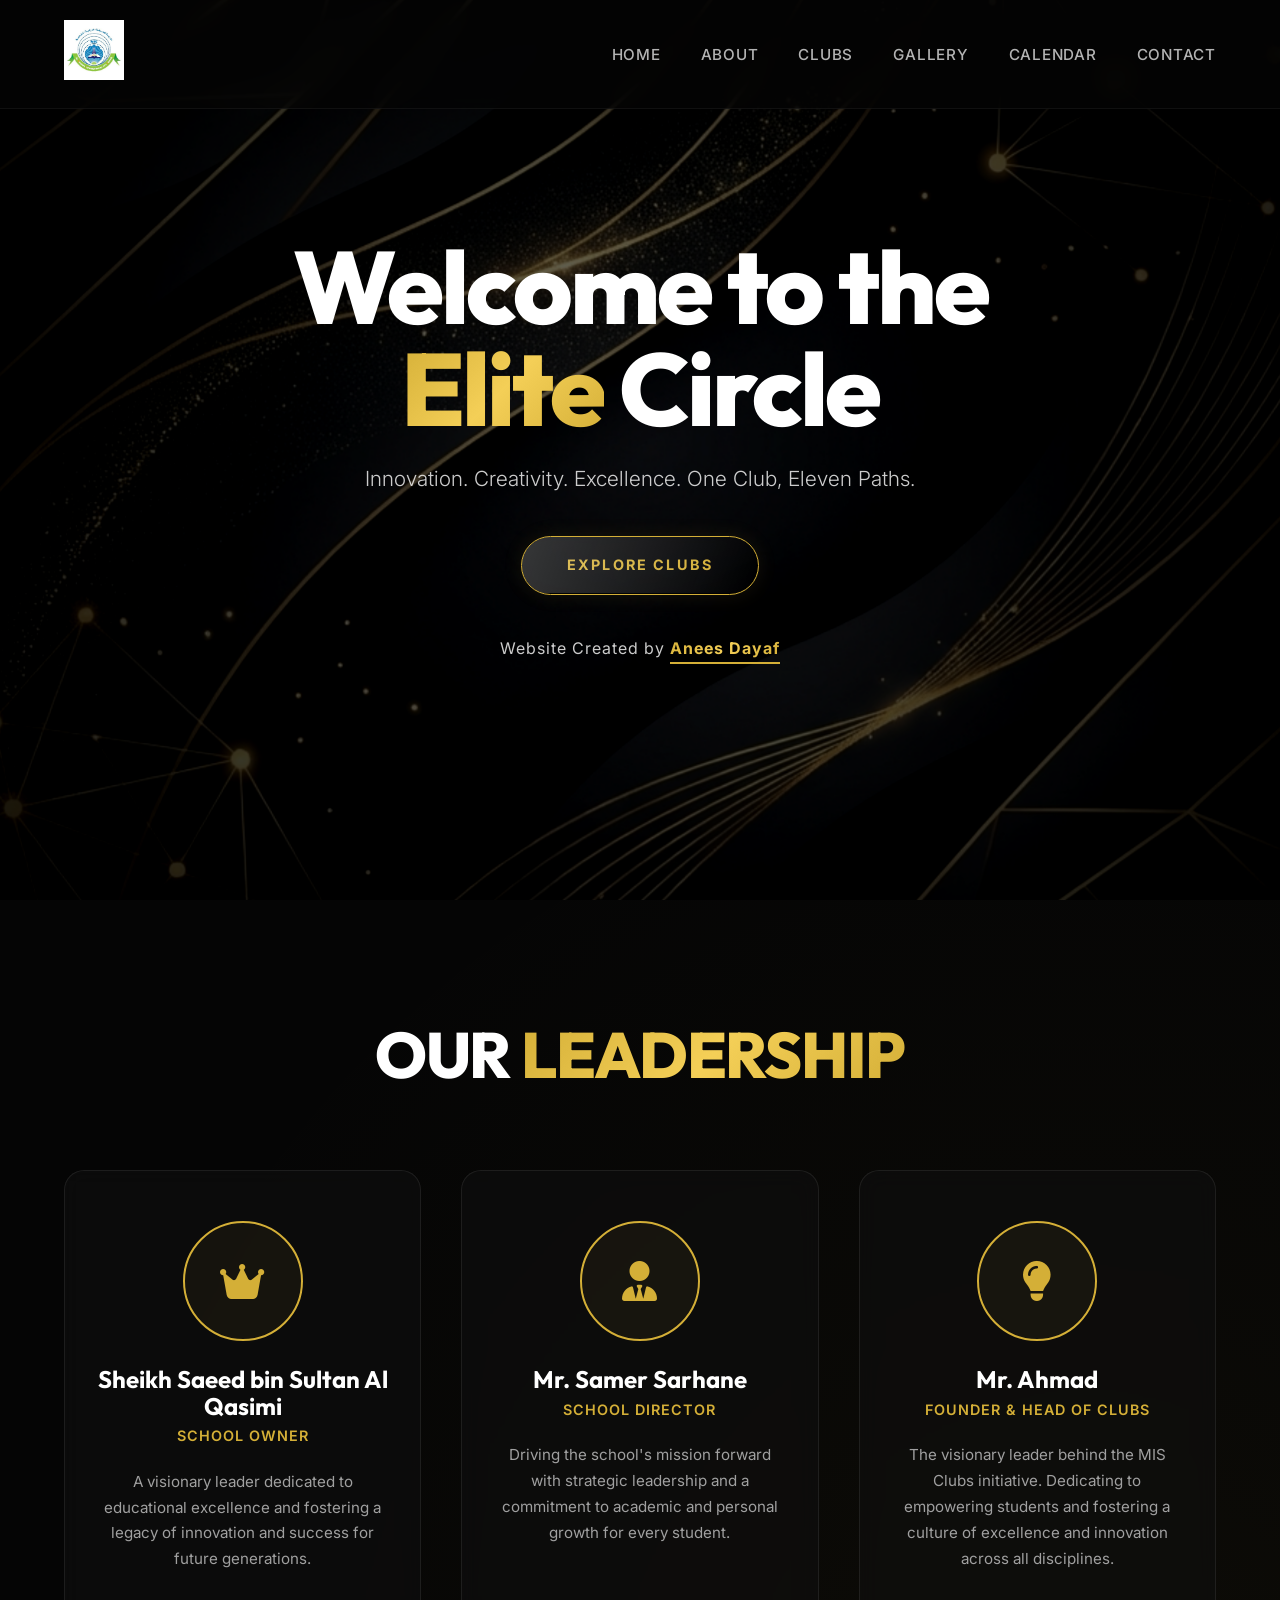
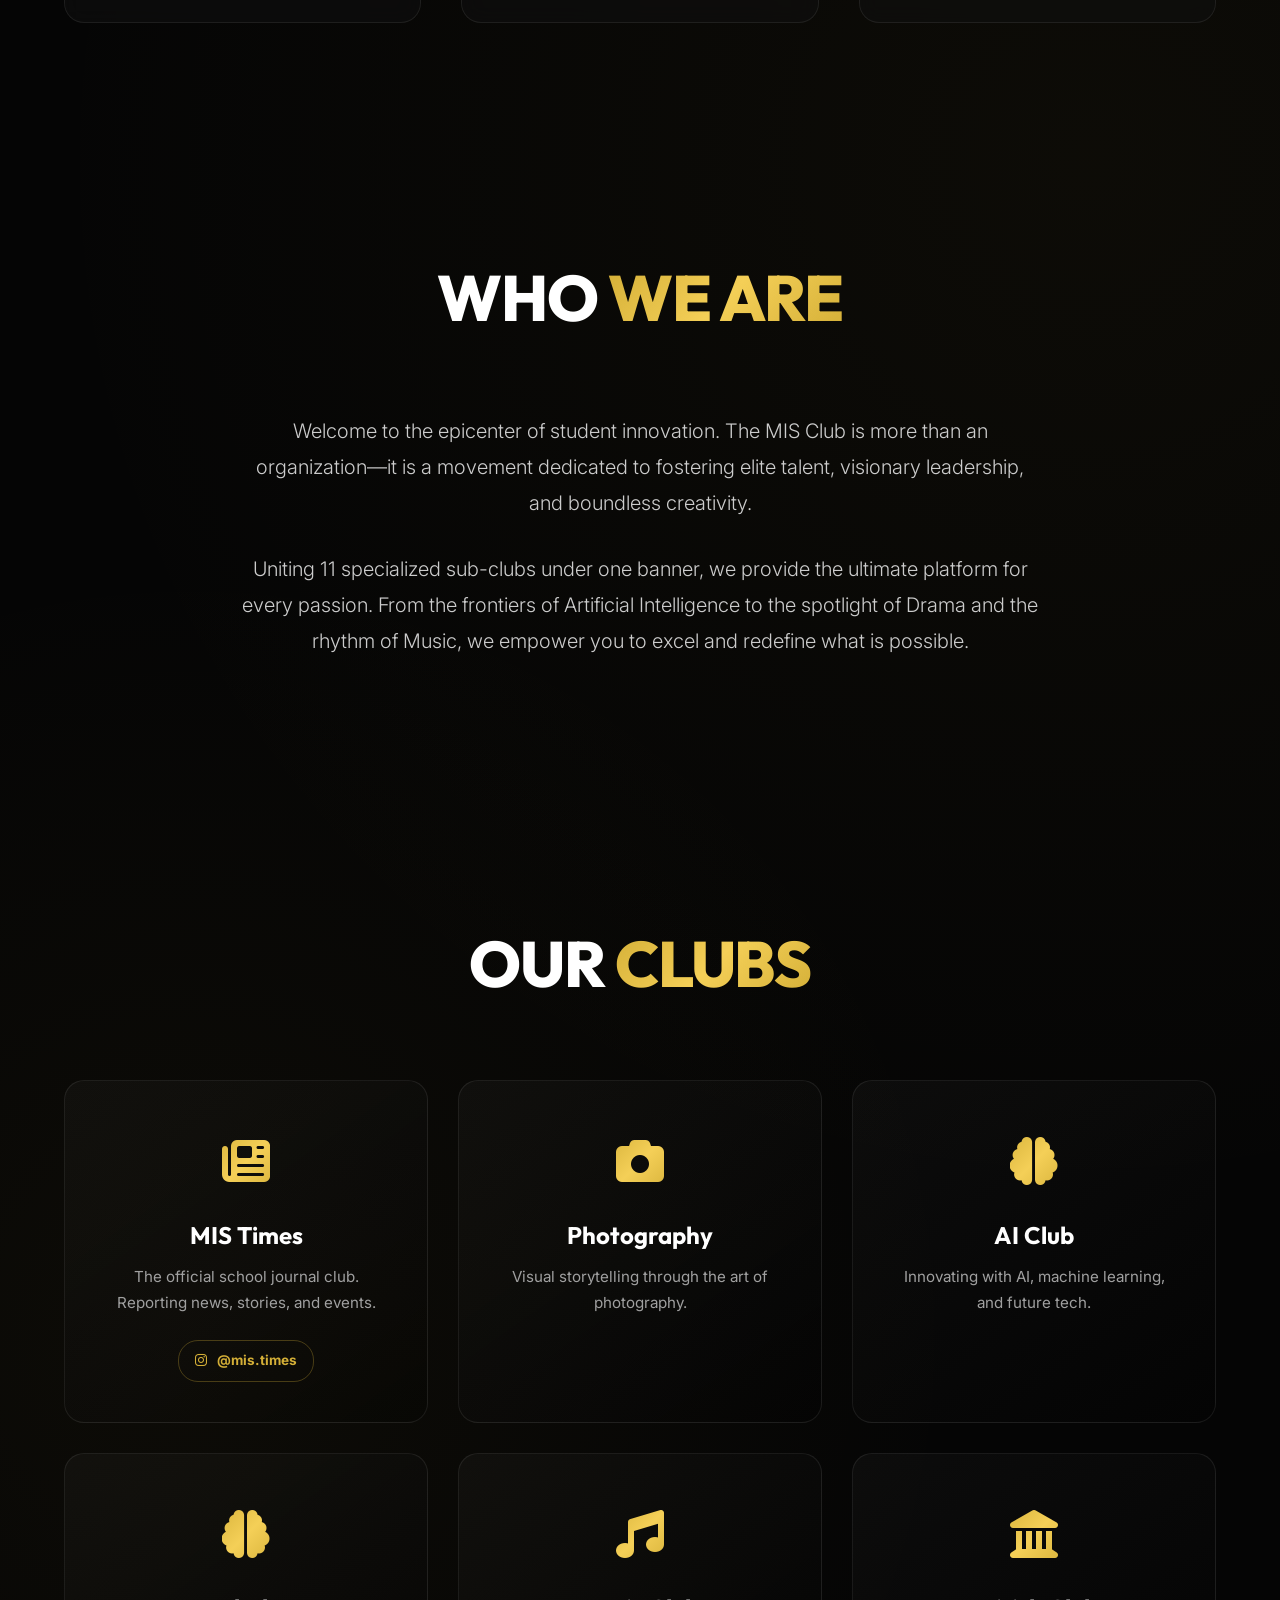
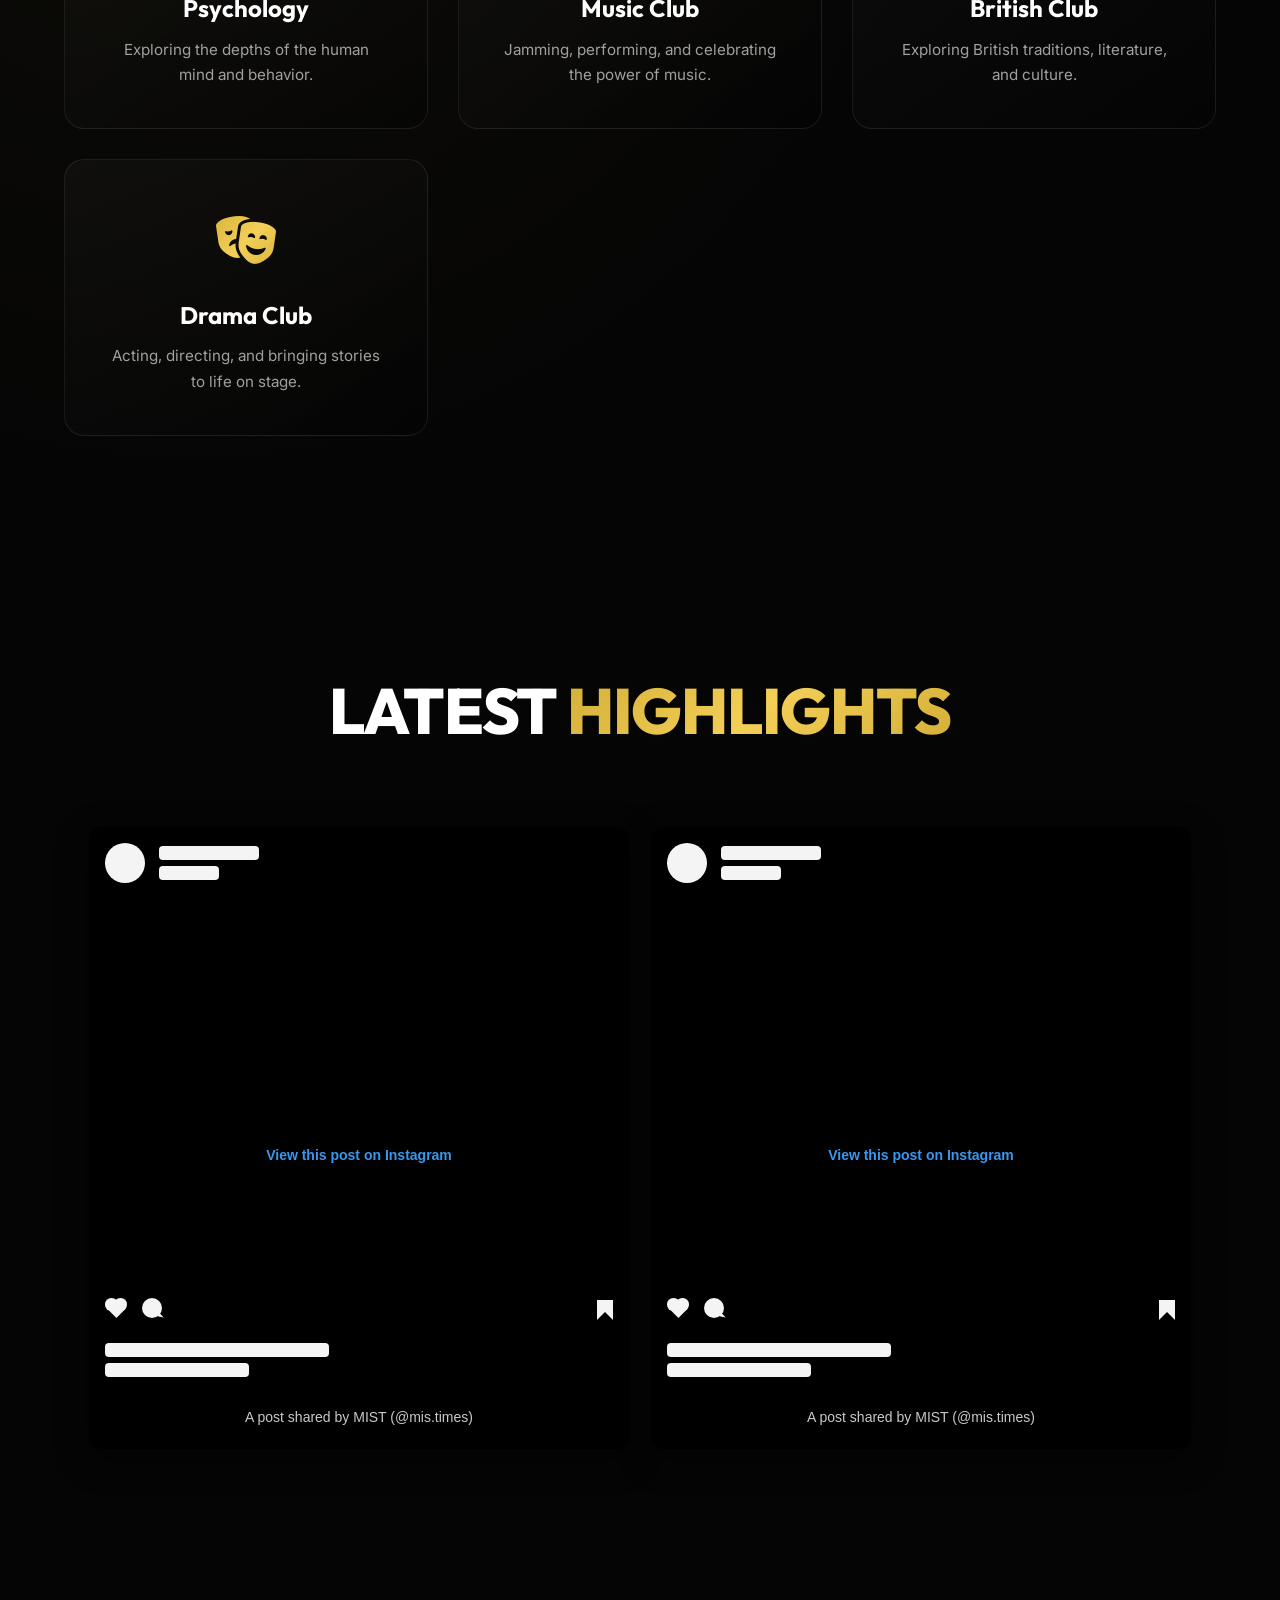
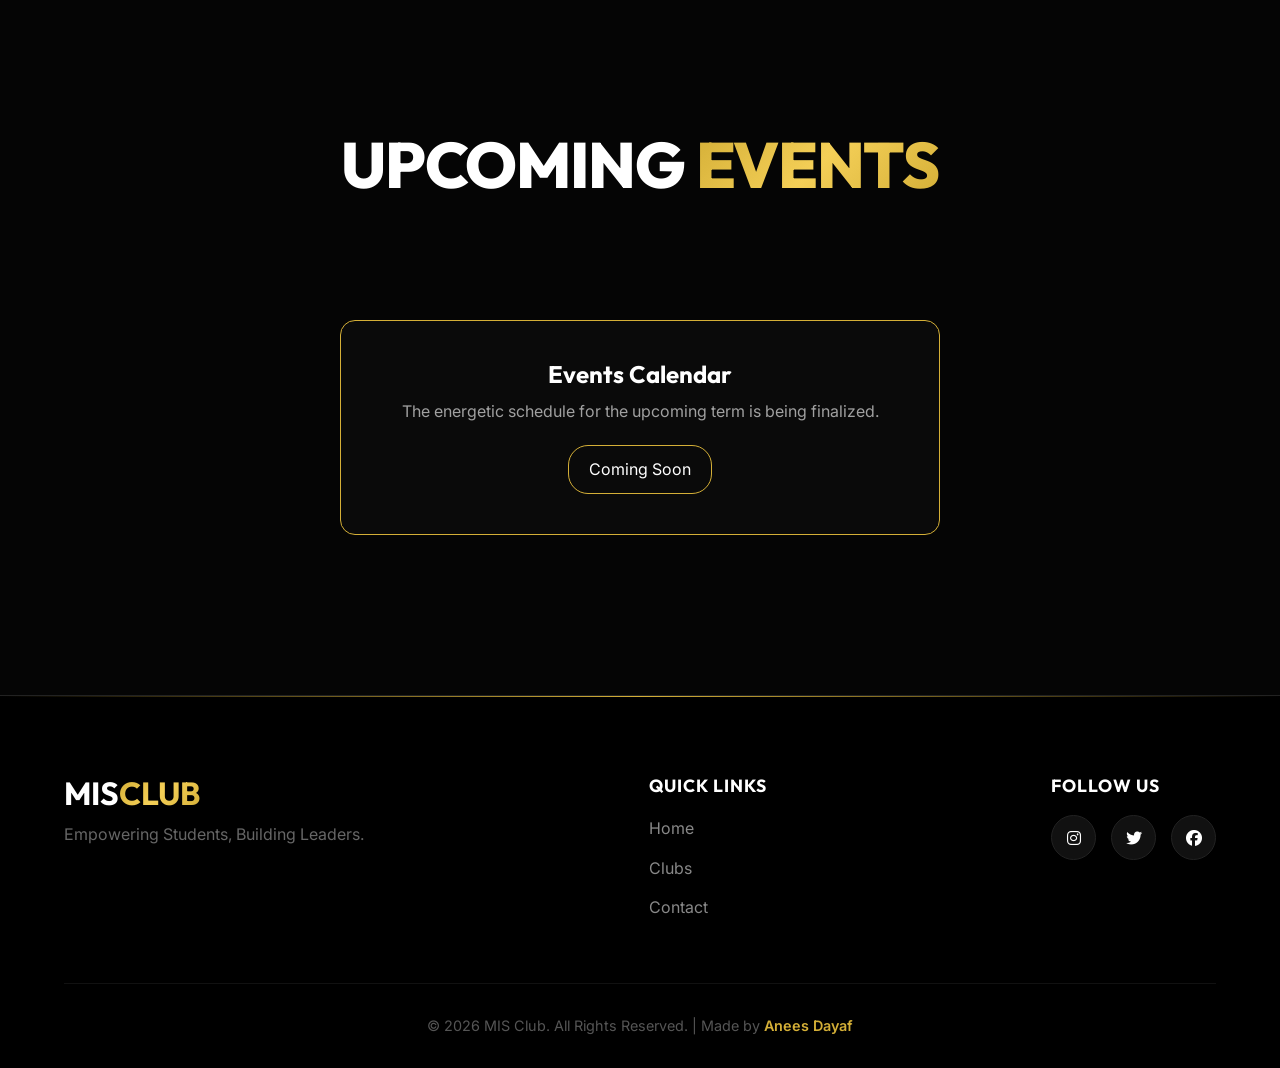
<file: index.html>
<!DOCTYPE html>
<html lang="en">

<head>
    <meta charset="UTF-8">
    <meta name="viewport" content="width=device-width, initial-scale=1.0">
    <title>MIS Club | Excellence & Innovation</title>
    <meta name="description"
        content="The official website of the MIS Club. Discover our 11 diverse student-led clubs, from AI and Robotics to Music and Drama.">

    <!-- Google Fonts -->
    <link rel="preconnect" href="https://fonts.googleapis.com">
    <link rel="preconnect" href="https://fonts.gstatic.com" crossorigin>
    <link
        href="https://fonts.googleapis.com/css2?family=Inter:wght@300;400;600;800&family=Outfit:wght@300;500;700;900&display=swap"
        rel="stylesheet">

    <!-- CSS -->
    <link rel="stylesheet" href="style.css">

    <!-- Font Awesome for Icons -->
    <link rel="stylesheet" href="https://cdnjs.cloudflare.com/ajax/libs/font-awesome/6.4.0/css/all.min.css">
</head>

<body>

    <!-- Navigation -->
    <nav class="navbar" id="navbar">
        <div class="logo">
            <span class="logo-text"><img src="logo.png" alt="MIS Club Logo"></span>
        </div>
        <ul class="nav-links">
            <li><a href="#hero">Home</a></li>
            <li><a href="#about">About</a></li>
            <li><a href="#clubs">Clubs</a></li>
            <li><a href="gallery.html" target="_blank">Gallery</a></li>
            <li><a href="#events">Calendar</a></li>
            <li><a href="#contact">Contact</a></li>
        </ul>
        <div class="burger">
            <div class="line1"></div>
            <div class="line2"></div>
            <div class="line3"></div>
        </div>
    </nav>

    <!-- Hero Section -->
    <header id="hero" class="hero-section">
        <div class="hero-overlay"></div>
        <div class="hero-content">
            <h1 class="fade-in-up">Welcome to the <span class="gold-text">Elite</span> Circle</h1>
            <p class="fade-in-up delay-1">Innovation. Creativity. Excellence. One Club, Eleven Paths.</p>
            <a href="#clubs" class="cta-button fade-in-up delay-2">Explore Clubs</a>

            <!-- Developer Credit -->
            <div class="developer-credit fade-in-up delay-3"
                style="margin-top: 40px; font-size: 1rem; letter-spacing: 1px; color: rgba(255,255,255,0.8);">
                Website Created by <span class="gold-text"
                    style="font-weight: 700; border-bottom: 2px solid var(--accent-gold);">Anees Dayaf</span>
            </div>
        </div>
        <!-- Background Video Placeholder could go here -->
    </header>

    <!-- Founder Section -->
    <section id="leadership" class="leadership-section">
        <div class="container">
            <h2 class="section-title">Our <span class="gold-text">Leadership</span></h2>
            <div class="leadership-grid">
                <!-- School Owner -->
                <div class="leader-card fade-in-up">
                    <div class="leader-avatar">
                        <i class="fa-solid fa-crown"></i>
                    </div>
                    <h3 style="font-size: 1.5rem;">Sheikh Saeed bin Sultan Al Qasimi</h3>
                    <span class="leader-role">School Owner</span>
                    <p class="leader-bio">A visionary leader dedicated to educational excellence and fostering a legacy
                        of innovation and success for future generations.</p>
                </div>

                <!-- School Director -->
                <div class="leader-card fade-in-up delay-1">
                    <div class="leader-avatar">
                        <i class="fa-solid fa-user-tie"></i>
                    </div>
                    <h3>Mr. Samer Sarhane</h3>
                    <span class="leader-role">School Director</span>
                    <p class="leader-bio">Driving the school's mission forward with strategic leadership and a
                        commitment to academic and personal growth for every student.</p>
                </div>

                <!-- Founder -->
                <div class="leader-card fade-in-up delay-2">
                    <div class="leader-avatar">
                        <i class="fa-solid fa-lightbulb"></i>
                    </div>
                    <h3>Mr. Ahmad</h3>
                    <span class="leader-role">Founder & Head of Clubs</span>
                    <p class="leader-bio">The visionary leader behind the MIS Clubs initiative. Dedicating to empowering
                        students and fostering a culture of excellence and innovation across all disciplines.</p>
                </div>
            </div>
        </div>
    </section>

    <!-- About Section -->
    <section id="about" class="about-section">
        <div class="container">
            <h2 class="section-title">Who <span class="gold-text">We Are</span></h2>
            <div class="about-content">
                <div class="about-text">
                    <p>Welcome to the epicenter of student innovation. The MIS Club is more than an organization—it is a
                        movement dedicated to fostering elite talent, visionary leadership, and boundless creativity.
                    </p>
                    <p>Uniting 11 specialized sub-clubs under one banner, we provide the ultimate platform for every
                        passion. From the frontiers of Artificial Intelligence to the spotlight of Drama and the rhythm
                        of Music, we empower you to excel and redefine what is possible.</p>
                </div>
            </div>
        </div>
    </section>

    <!-- Clubs Section -->
    <section id="clubs" class="clubs-section">
        <div class="container">
            <h2 class="section-title">Our <span class="gold-text">Clubs</span></h2>
            <div class="clubs-grid">
                <!-- Club 1: MIST -->
                <a href="mist.html" style="text-decoration:none;">
                    <div class="club-card" data-club="mist">
                        <div class="club-icon"><i class="fa-solid fa-newspaper"></i></div>
                        <h3>MIS Times</h3>
                        <p>The official school journal club. Reporting news, stories, and events.</p>
                        <span class="instagram-link"><i class="fa-brands fa-instagram"></i> @mis.times</span>
                    </div>
                </a>

                <!-- Club 2: Photography -->
                <a href="photography.html" style="text-decoration:none;">
                    <div class="club-card" data-club="photography">
                        <div class="club-icon"><i class="fa-solid fa-camera"></i></div>
                        <h3>Photography</h3>
                        <p>Visual storytelling through the art of photography.</p>
                    </div>
                </a>

                <!-- Club 3: AI -->
                <a href="ai.html" style="text-decoration:none;">
                    <div class="club-card" data-club="ai">
                        <div class="club-icon"><i class="fa-solid fa-brain"></i></div>
                        <h3>AI Club</h3>
                        <p>Innovating with AI, machine learning, and future tech.</p>
                    </div>
                </a>

                <!-- Club 4: Psychology -->
                <a href="psychology.html" style="text-decoration:none;">
                    <div class="club-card" data-club="psychology">
                        <div class="club-icon"><i class="fa-solid fa-brain"></i></div>
                        <!-- Note: Icon duplication with AI, will fix in Polish if needed but Brain fits both -->
                        <h3>Psychology</h3>
                        <p>Exploring the depths of the human mind and behavior.</p>
                    </div>
                </a>

                <!-- Club 5: Music -->
                <a href="music.html" style="text-decoration:none;">
                    <div class="club-card" data-club="music">
                        <div class="club-icon"><i class="fa-solid fa-music"></i></div>
                        <h3>Music Club</h3>
                        <p>Jamming, performing, and celebrating the power of music.</p>
                    </div>
                </a>

                <!-- Club 6: British -->
                <a href="british.html" style="text-decoration:none;">
                    <div class="club-card" data-club="british">
                        <div class="club-icon"><i class="fa-solid fa-landmark"></i></div>
                        <h3>British Club</h3>
                        <p>Exploring British traditions, literature, and culture.</p>
                    </div>
                </a>

                <!-- Club 7: Drama -->
                <a href="drama.html" style="text-decoration:none;">
                    <div class="club-card" data-club="drama">
                        <div class="club-icon"><i class="fa-solid fa-masks-theater"></i></div>
                        <h3>Drama Club</h3>
                        <p>Acting, directing, and bringing stories to life on stage.</p>
                    </div>
                </a>
            </div>
        </div>
    </section>

    <!-- Gallery/Media Section (New Requirement) -->
    <section id="gallery" class="gallery-section">
        <div class="container">
            <h2 class="section-title">Latest <span class="gold-text">Highlights</span></h2>
            <div class="insta-featured-wrapper"
                style="display:flex; justify-content:center; flex-wrap: wrap; gap: 20px; margin-bottom: 40px;">
                <blockquote class="instagram-media" data-instgrm-captioned
                    data-instgrm-permalink="https://www.instagram.com/reel/DUfUpEwkVv2/?utm_source=ig_embed&amp;utm_campaign=loading"
                    data-instgrm-version="14"
                    style=" background:#000; border:0; border-radius:3px; box-shadow:0 0 1px 0 rgba(0,0,0,0.5),0 1px 10px 0 rgba(0,0,0,0.15); margin: 1px; max-width:540px; min-width:326px; padding:0; width:99.375%; width:-webkit-calc(100% - 2px); width:calc(100% - 2px);">
                    <div style="padding:16px;"> <a
                            href="https://www.instagram.com/reel/DUfUpEwkVv2/?utm_source=ig_embed&amp;utm_campaign=loading"
                            style=" background:#FFFFFF; line-height:0; padding:0 0; text-align:center; text-decoration:none; width:100%;"
                            target="_blank">
                            <div style=" display: flex; flex-direction: row; align-items: center;">
                                <div
                                    style="background-color: #F4F4F4; border-radius: 50%; flex-grow: 0; height: 40px; margin-right: 14px; width: 40px;">
                                </div>
                                <div
                                    style="display: flex; flex-direction: column; flex-grow: 1; justify-content: center;">
                                    <div
                                        style=" background-color: #F4F4F4; border-radius: 4px; flex-grow: 0; height: 14px; margin-bottom: 6px; width: 100px;">
                                    </div>
                                    <div
                                        style=" background-color: #F4F4F4; border-radius: 4px; flex-grow: 0; height: 14px; width: 60px;">
                                    </div>
                                </div>
                            </div>
                            <div style="padding: 19% 0;"></div>
                            <div style="display:block; height:50px; margin:0 auto 12px; width:50px;"><svg width="50px"
                                    height="50px" viewBox="0 0 60 60" version="1.1" xmlns="https://www.w3.org/2000/svg"
                                    xmlns:xlink="https://www.w3.org/1999/xlink">
                                    <g stroke="none" stroke-width="1" fill="none" fill-rule="evenodd">
                                        <g transform="translate(-511.000000, -20.000000)" fill="#000000">
                                            <g>
                                                <path
                                                    d="M556.869,30.41 C554.814,30.41 553.148,32.076 553.148,34.131 C553.148,36.186 554.814,37.852 556.869,37.852 C558.924,37.852 560.59,36.186 560.59,34.131 C560.59,32.076 558.924,30.41 556.869,30.41 M541,60.657 C535.114,60.657 530.342,55.887 530.342,50 C530.342,44.114 535.114,39.342 541,39.342 C546.887,39.342 551.658,44.114 551.658,50 C551.658,55.887 546.887,60.657 541,60.657 M541,33.886 C532.1,33.886 524.886,41.1 524.886,50 C524.886,58.899 532.1,66.113 541,66.113 C549.9,66.113 557.115,58.899 557.115,50 C557.115,41.1 549.9,33.886 541,33.886 M565.378,62.101 C565.244,65.022 564.756,66.606 564.346,67.663 C563.803,69.06 563.154,70.057 562.106,71.106 C561.058,72.155 560.06,72.803 558.662,73.347 C557.607,73.757 556.021,74.244 553.102,74.378 C549.944,74.521 548.997,74.552 541,74.552 C533.003,74.552 532.056,74.521 528.898,74.378 C525.979,74.244 524.393,73.757 523.338,73.347 C521.94,72.803 520.942,72.155 519.894,71.106 C518.846,70.057 518.197,69.06 517.654,67.663 C517.244,66.606 516.755,65.022 516.623,62.101 C516.479,58.943 516.448,57.996 516.448,50 C516.448,42.003 516.479,41.056 516.623,37.899 C516.755,34.978 517.244,33.391 517.654,32.338 C518.197,30.938 518.846,29.942 519.894,28.894 C520.942,27.846 521.94,27.196 523.338,26.654 C524.393,26.244 525.979,25.756 528.898,25.623 C532.057,25.479 533.004,25.448 541,25.448 C548.997,25.448 549.943,25.479 553.102,25.623 C556.021,25.756 557.607,26.244 558.662,26.654 C560.06,27.196 561.058,27.846 562.106,28.894 C563.154,29.942 563.803,30.938 564.346,32.338 C564.756,33.391 565.244,34.978 565.378,37.899 C565.522,41.056 565.552,42.003 565.552,50 C565.552,57.996 565.522,58.943 565.378,62.101 M570.82,37.631 C570.674,34.438 570.167,32.258 569.425,30.349 C568.659,28.377 567.633,26.702 565.965,25.035 C564.297,23.368 562.623,22.342 560.652,21.575 C558.743,20.834 556.562,20.326 553.369,20.18 C550.169,20.033 549.148,20 541,20 C532.853,20 531.831,20.033 528.631,20.18 C525.438,20.326 523.257,20.834 521.349,21.575 C519.376,22.342 517.703,23.368 516.035,25.035 C514.368,26.702 513.342,28.377 512.574,30.349 C511.834,32.258 511.326,34.438 511.181,37.631 C511.035,40.831 511,41.851 511,50 C511,58.147 511.035,59.17 511.181,62.369 C511.326,65.562 511.834,67.743 512.574,69.651 C513.342,71.625 514.368,73.296 516.035,74.965 C517.703,76.634 519.376,77.658 521.349,78.425 C523.257,79.167 525.438,79.673 528.631,79.82 C531.831,79.965 532.853,80.001 541,80.001 C549.148,80.001 550.169,79.965 553.369,79.82 C556.562,79.673 558.743,79.167 560.652,78.425 C562.623,77.658 564.297,76.634 565.965,74.965 C567.633,73.296 568.659,71.625 569.425,69.651 C570.167,67.743 570.674,65.562 570.82,62.369 C570.966,59.17 571,58.147 571,50 C571,41.851 570.966,40.831 570.82,37.631">
                                                </path>
                                            </g>
                                        </g>
                                    </g>
                                </svg></div>
                            <div style="padding-top: 8px;">
                                <div
                                    style=" color:#3897f0; font-family:Arial,sans-serif; font-size:14px; font-style:normal; font-weight:550; line-height:18px;">
                                    View this post on Instagram</div>
                            </div>
                            <div style="padding: 12.5% 0;"></div>
                            <div style="display: flex; flex-direction: row; margin-bottom: 14px; align-items: center;">
                                <div>
                                    <div
                                        style="background-color: #F4F4F4; border-radius: 50%; height: 12.5px; width: 12.5px; transform: translateX(0px) translateY(7px);">
                                    </div>
                                    <div
                                        style="background-color: #F4F4F4; height: 12.5px; transform: rotate(-45deg) translateX(3px) translateY(1px); width: 12.5px; flex-grow: 0; margin-right: 14px; margin-left: 2px;">
                                    </div>
                                    <div
                                        style="background-color: #F4F4F4; border-radius: 50%; height: 12.5px; width: 12.5px; transform: translateX(9px) translateY(-18px);">
                                    </div>
                                </div>
                                <div style="margin-left: 8px;">
                                    <div
                                        style=" background-color: #F4F4F4; border-radius: 50%; flex-grow: 0; height: 20px; width: 20px;">
                                    </div>
                                    <div
                                        style=" width: 0; height: 0; border-top: 2px solid transparent; border-left: 6px solid #f4f4f4; border-bottom: 2px solid transparent; transform: translateX(16px) translateY(-4px) rotate(30deg)">
                                    </div>
                                </div>
                                <div style="margin-left: auto;">
                                    <div
                                        style=" width: 0px; border-top: 8px solid #F4F4F4; border-right: 8px solid transparent; transform: translateY(16px);">
                                    </div>
                                    <div
                                        style=" background-color: #F4F4F4; flex-grow: 0; height: 12px; width: 16px; transform: translateY(-4px);">
                                    </div>
                                    <div
                                        style=" width: 0; height: 0; border-top: 8px solid #F4F4F4; border-left: 8px solid transparent; transform: translateY(-4px) translateX(8px);">
                                    </div>
                                </div>
                            </div>
                            <div
                                style="display: flex; flex-direction: column; flex-grow: 1; justify-content: center; margin-bottom: 24px;">
                                <div
                                    style=" background-color: #F4F4F4; border-radius: 4px; flex-grow: 0; height: 14px; margin-bottom: 6px; width: 224px;">
                                </div>
                                <div
                                    style=" background-color: #F4F4F4; border-radius: 4px; flex-grow: 0; height: 14px; width: 144px;">
                                </div>
                            </div>
                        </a>
                        <p
                            style=" color:#c9c8cd; font-family:Arial,sans-serif; font-size:14px; line-height:17px; margin-bottom:0; margin-top:8px; overflow:hidden; padding:8px 0 7px; text-align:center; text-overflow:ellipsis; white-space:nowrap;">
                            <a href="https://www.instagram.com/reel/DUfUpEwkVv2/?utm_source=ig_embed&amp;utm_campaign=loading"
                                style=" color:#c9c8cd; font-family:Arial,sans-serif; font-size:14px; font-style:normal; font-weight:normal; line-height:17px; text-decoration:none;"
                                target="_blank">A post shared by MIST (@mis.times)</a>
                        </p>
                    </div>
                </blockquote>

                <blockquote class="instagram-media" data-instgrm-captioned
                    data-instgrm-permalink="https://www.instagram.com/reel/DUVSMeoEbYe/?utm_source=ig_embed&amp;utm_campaign=loading"
                    data-instgrm-version="14"
                    style=" background:#000; border:0; border-radius:3px; box-shadow:0 0 1px 0 rgba(0,0,0,0.5),0 1px 10px 0 rgba(0,0,0,0.15); margin: 1px; max-width:540px; min-width:326px; padding:0; width:99.375%; width:-webkit-calc(100% - 2px); width:calc(100% - 2px);">
                    <div style="padding:16px;"> <a
                            href="https://www.instagram.com/reel/DUVSMeoEbYe/?utm_source=ig_embed&amp;utm_campaign=loading"
                            style=" background:#FFFFFF; line-height:0; padding:0 0; text-align:center; text-decoration:none; width:100%;"
                            target="_blank">
                            <div style=" display: flex; flex-direction: row; align-items: center;">
                                <div
                                    style="background-color: #F4F4F4; border-radius: 50%; flex-grow: 0; height: 40px; margin-right: 14px; width: 40px;">
                                </div>
                                <div
                                    style="display: flex; flex-direction: column; flex-grow: 1; justify-content: center;">
                                    <div
                                        style=" background-color: #F4F4F4; border-radius: 4px; flex-grow: 0; height: 14px; margin-bottom: 6px; width: 100px;">
                                    </div>
                                    <div
                                        style=" background-color: #F4F4F4; border-radius: 4px; flex-grow: 0; height: 14px; width: 60px;">
                                    </div>
                                </div>
                            </div>
                            <div style="padding: 19% 0;"></div>
                            <div style="display:block; height:50px; margin:0 auto 12px; width:50px;"><svg width="50px"
                                    height="50px" viewBox="0 0 60 60" version="1.1" xmlns="https://www.w3.org/2000/svg"
                                    xmlns:xlink="https://www.w3.org/1999/xlink">
                                    <g stroke="none" stroke-width="1" fill="none" fill-rule="evenodd">
                                        <g transform="translate(-511.000000, -20.000000)" fill="#000000">
                                            <g>
                                                <path
                                                    d="M556.869,30.41 C554.814,30.41 553.148,32.076 553.148,34.131 C553.148,36.186 554.814,37.852 556.869,37.852 C558.924,37.852 560.59,36.186 560.59,34.131 C560.59,32.076 558.924,30.41 556.869,30.41 M541,60.657 C535.114,60.657 530.342,55.887 530.342,50 C530.342,44.114 535.114,39.342 541,39.342 C546.887,39.342 551.658,44.114 551.658,50 C551.658,55.887 546.887,60.657 541,60.657 M541,33.886 C532.1,33.886 524.886,41.1 524.886,50 C524.886,58.899 532.1,66.113 541,66.113 C549.9,66.113 557.115,58.899 557.115,50 C557.115,41.1 549.9,33.886 541,33.886 M565.378,62.101 C565.244,65.022 564.756,66.606 564.346,67.663 C563.803,69.06 563.154,70.057 562.106,71.106 C561.058,72.155 560.06,72.803 558.662,73.347 C557.607,73.757 556.021,74.244 553.102,74.378 C549.944,74.521 548.997,74.552 541,74.552 C533.003,74.552 532.056,74.521 528.898,74.378 C525.979,74.244 524.393,73.757 523.338,73.347 C521.94,72.803 520.942,72.155 519.894,71.106 C518.846,70.057 518.197,69.06 517.654,67.663 C517.244,66.606 516.755,65.022 516.623,62.101 C516.479,58.943 516.448,57.996 516.448,50 C516.448,42.003 516.479,41.056 516.623,37.899 C516.755,34.978 517.244,33.391 517.654,32.338 C518.197,30.938 518.846,29.942 519.894,28.894 C520.942,27.846 521.94,27.196 523.338,26.654 C524.393,26.244 525.979,25.756 528.898,25.623 C532.057,25.479 533.004,25.448 541,25.448 C548.997,25.448 549.943,25.479 553.102,25.623 C556.021,25.756 557.607,26.244 558.662,26.654 C560.06,27.196 561.058,27.846 562.106,28.894 C563.154,29.942 563.803,30.938 564.346,32.338 C564.756,33.391 565.244,34.978 565.378,37.899 C565.522,41.056 565.552,42.003 565.552,50 C565.552,57.996 565.522,58.943 565.378,62.101 M570.82,37.631 C570.674,34.438 570.167,32.258 569.425,30.349 C568.659,28.377 567.633,26.702 565.965,25.035 C564.297,23.368 562.623,22.342 560.652,21.575 C558.743,20.834 556.562,20.326 553.369,20.18 C550.169,20.033 549.148,20 541,20 C532.853,20 531.831,20.033 528.631,20.18 C525.438,20.326 523.257,20.834 521.349,21.575 C519.376,22.342 517.703,23.368 516.035,25.035 C514.368,26.702 513.342,28.377 512.574,30.349 C511.834,32.258 511.326,34.438 511.181,37.631 C511.035,40.831 511,41.851 511,50 C511,58.147 511.035,59.17 511.181,62.369 C511.326,65.562 511.834,67.743 512.574,69.651 C513.342,71.625 514.368,73.296 516.035,74.965 C517.703,76.634 519.376,77.658 521.349,78.425 C523.257,79.167 525.438,79.673 528.631,79.82 C531.831,79.965 532.853,80.001 541,80.001 C549.148,80.001 550.169,79.965 553.369,79.82 C556.562,79.673 558.743,79.167 560.652,78.425 C562.623,77.658 564.297,76.634 565.965,74.965 C567.633,73.296 568.659,71.625 569.425,69.651 C570.167,67.743 570.674,65.562 570.82,62.369 C570.966,59.17 571,58.147 571,50 C571,41.851 570.966,40.831 570.82,37.631">
                                                </path>
                                            </g>
                                        </g>
                                    </g>
                                </svg></div>
                            <div style="padding-top: 8px;">
                                <div
                                    style=" color:#3897f0; font-family:Arial,sans-serif; font-size:14px; font-style:normal; font-weight:550; line-height:18px;">
                                    View this post on Instagram</div>
                            </div>
                            <div style="padding: 12.5% 0;"></div>
                            <div style="display: flex; flex-direction: row; margin-bottom: 14px; align-items: center;">
                                <div>
                                    <div
                                        style="background-color: #F4F4F4; border-radius: 50%; height: 12.5px; width: 12.5px; transform: translateX(0px) translateY(7px);">
                                    </div>
                                    <div
                                        style="background-color: #F4F4F4; height: 12.5px; transform: rotate(-45deg) translateX(3px) translateY(1px); width: 12.5px; flex-grow: 0; margin-right: 14px; margin-left: 2px;">
                                    </div>
                                    <div
                                        style="background-color: #F4F4F4; border-radius: 50%; height: 12.5px; width: 12.5px; transform: translateX(9px) translateY(-18px);">
                                    </div>
                                </div>
                                <div style="margin-left: 8px;">
                                    <div
                                        style=" background-color: #F4F4F4; border-radius: 50%; flex-grow: 0; height: 20px; width: 20px;">
                                    </div>
                                    <div
                                        style=" width: 0; height: 0; border-top: 2px solid transparent; border-left: 6px solid #f4f4f4; border-bottom: 2px solid transparent; transform: translateX(16px) translateY(-4px) rotate(30deg)">
                                    </div>
                                </div>
                                <div style="margin-left: auto;">
                                    <div
                                        style=" width: 0px; border-top: 8px solid #F4F4F4; border-right: 8px solid transparent; transform: translateY(16px);">
                                    </div>
                                    <div
                                        style=" background-color: #F4F4F4; flex-grow: 0; height: 12px; width: 16px; transform: translateY(-4px);">
                                    </div>
                                    <div
                                        style=" width: 0; height: 0; border-top: 8px solid #F4F4F4; border-left: 8px solid transparent; transform: translateY(-4px) translateX(8px);">
                                    </div>
                                </div>
                            </div>
                            <div
                                style="display: flex; flex-direction: column; flex-grow: 1; justify-content: center; margin-bottom: 24px;">
                                <div
                                    style=" background-color: #F4F4F4; border-radius: 4px; flex-grow: 0; height: 14px; margin-bottom: 6px; width: 224px;">
                                </div>
                                <div
                                    style=" background-color: #F4F4F4; border-radius: 4px; flex-grow: 0; height: 14px; width: 144px;">
                                </div>
                            </div>
                        </a>
                        <p
                            style=" color:#c9c8cd; font-family:Arial,sans-serif; font-size:14px; line-height:17px; margin-bottom:0; margin-top:8px; overflow:hidden; padding:8px 0 7px; text-align:center; text-overflow:ellipsis; white-space:nowrap;">
                            <a href="https://www.instagram.com/reel/DUVSMeoEbYe/?utm_source=ig_embed&amp;utm_campaign=loading"
                                style=" color:#c9c8cd; font-family:Arial,sans-serif; font-size:14px; font-style:normal; font-weight:normal; line-height:17px; text-decoration:none;"
                                target="_blank">A post shared by MIST (@mis.times)</a>
                        </p>
                    </div>
                </blockquote>
                <script async src="https://www.instagram.com/embed.js"></script>
            </div>
        </div>
    </section>

    <!-- Upcoming Events Section -->
    <section id="events" class="events-section section-padding" style="background: var(--primary-bg);">
        <div class="container">
            <h2 class="section-title">Upcoming <span class="gold-text">Events</span></h2>
            <div class="events-scroll-container fade-in-up"
                style="justify-content: center; align-items: center; min-height: 200px;">
                <div class="event-card"
                    style="width: 100%; max-width: 600px; text-align: center; border: 1px solid var(--accent-gold); background: rgba(255,255,255,0.02);">
                    <div class="event-details" style="padding: 40px;">
                        <h3 style="font-size: 1.5rem; margin-bottom: 10px;">Events Calendar</h3>
                        <p style="color: var(--text-muted); margin-bottom: 20px;">The energetic schedule for the
                            upcoming term is being finalized.</p>
                        <span class="event-tag"
                            style="font-size: 1rem; border: 1px solid var(--accent-gold); padding: 10px 20px; border-radius: 20px; display: inline-block;">Coming
                            Soon</span>
                    </div>
                </div>
            </div>
        </div>
    </section>

    <!-- Contact Section -->
    <footer id="contact" class="footer">
        <div class="container">
            <div class="footer-content">
                <div class="footer-logo">
                    <h2>MIS<span class="gold-text">CLUB</span></h2>
                    <p>Empowering Students, Building Leaders.</p>
                </div>
                <div class="footer-links">
                    <h3>Quick Links</h3>
                    <ul>
                        <li><a href="#hero">Home</a></li>
                        <li><a href="#clubs">Clubs</a></li>
                        <li><a href="#contact">Contact</a></li>
                    </ul>
                </div>
                <div class="footer-socials">
                    <h3>Follow Us</h3>
                    <div class="social-icons">
                        <a href="#"><i class="fa-brands fa-instagram"></i></a>
                        <a href="#"><i class="fa-brands fa-twitter"></i></a>
                        <a href="#"><i class="fa-brands fa-facebook"></i></a>
                    </div>
                </div>
            </div>
            <div class="footer-bottom">
                <p>&copy; 2026 MIS Club. All Rights Reserved. | Made by <span
                        style="color:var(--accent-gold); font-weight:600;">Anees Dayaf</span></p>
            </div>
        </div>
    </footer>

    <script src="script.js"></script>
</body>

</html>
</file>
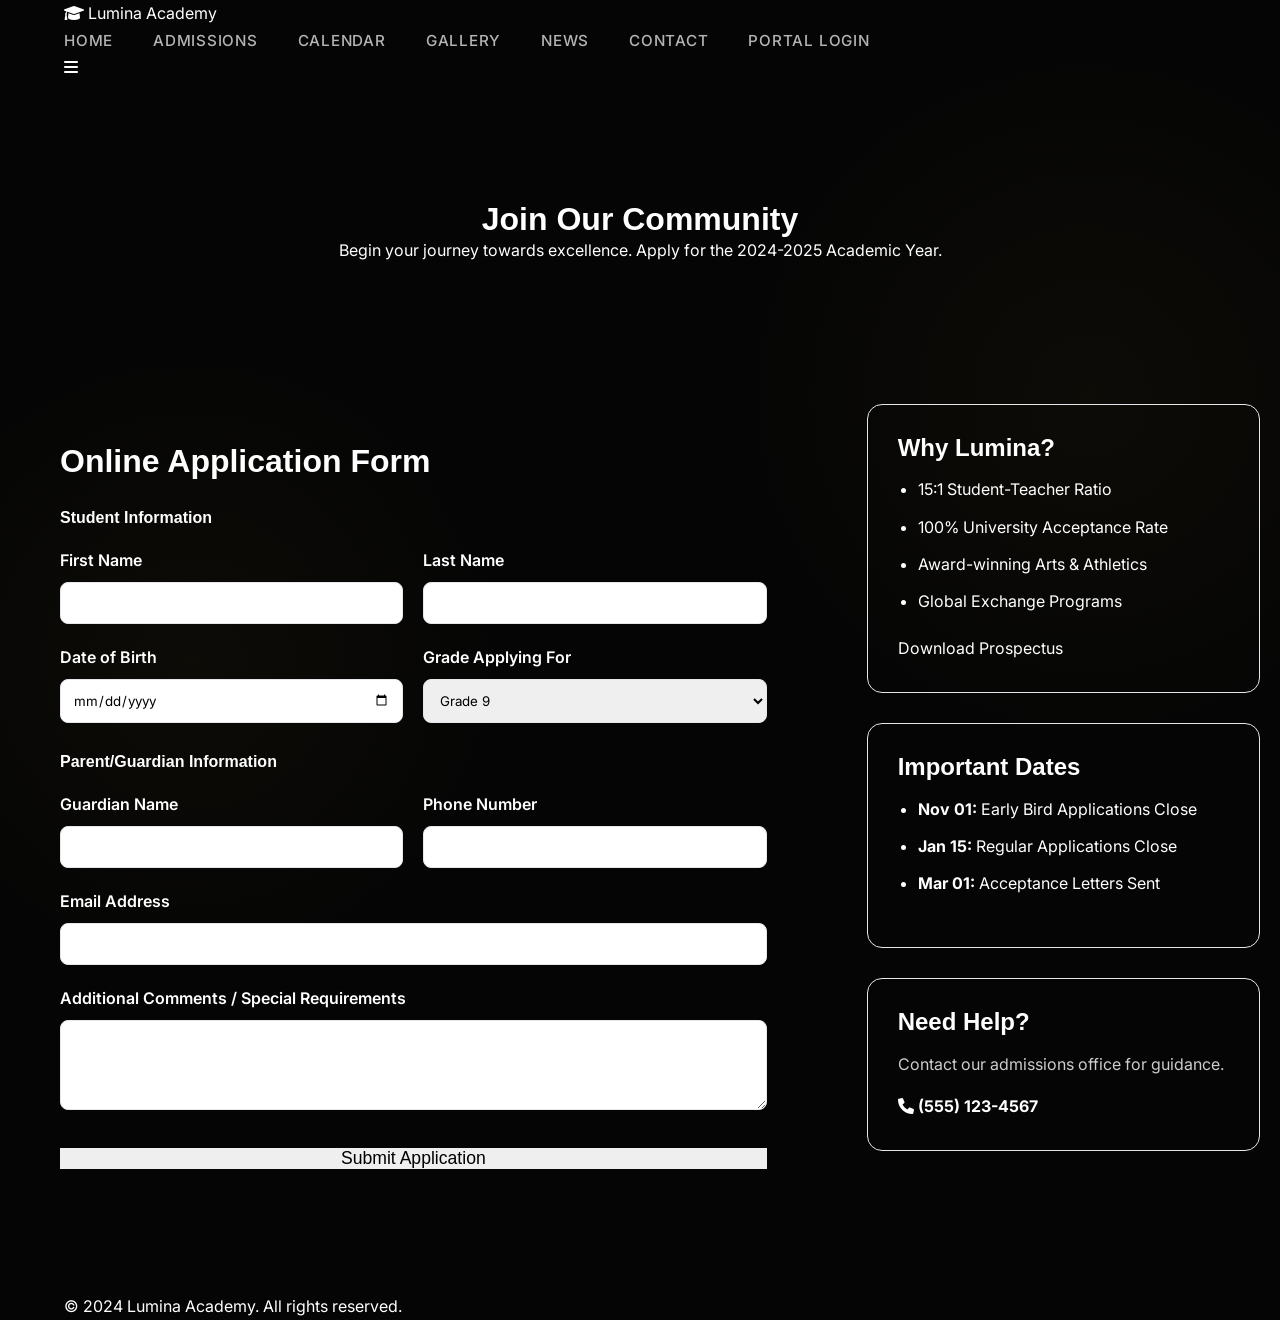
<file: admissions.html>
<!DOCTYPE html>
<html lang="en">

<head>
    <meta charset="UTF-8">
    <meta name="viewport" content="width=device-width, initial-scale=1.0">
    <title>Admissions - Lumina Academy</title>
    <link
        href="https://fonts.googleapis.com/css2?family=Inter:wght@400;500;600&family=Playfair Display:wght@600;700&display=swap"
        rel="stylesheet">
    <link rel="stylesheet" href="https://cdnjs.cloudflare.com/ajax/libs/font-awesome/6.0.0/css/all.min.css">
    <link rel="stylesheet" href="style.css">
    <style>
        .page-header {
            padding-top: 120px;
            padding-bottom: 60px;
            background: var(--primary);
            color: var(--white);
            text-align: center;
        }

        .admissions-container {
            padding: 80px 20px;
            display: grid;
            grid-template-columns: 2fr 1fr;
            gap: 60px;
        }

        .form-section {
            background: var(--white);
            padding: 40px;
            border-radius: 20px;
            box-shadow: var(--shadow-lg);
        }

        .form-section h2 {
            margin-bottom: 30px;
            font-size: 2rem;
        }

        .form-row {
            display: grid;
            grid-template-columns: 1fr 1fr;
            gap: 20px;
            margin-bottom: 20px;
        }

        .form-group label {
            display: block;
            margin-bottom: 8px;
            font-weight: 600;
        }

        .form-group input,
        .form-group select,
        .form-group textarea {
            width: 100%;
            padding: 12px;
            border: 1px solid #e5e7eb;
            border-radius: 8px;
            font-family: inherit;
        }

        .sidebar-info {
            position: sticky;
            top: 100px;
            align-self: start;
        }

        .info-card {
            background: var(--bg-body);
            padding: 30px;
            border-radius: 15px;
            margin-bottom: 30px;
            box-shadow: var(--shadow);
            border: 1px solid #e5e7eb;
        }

        .info-card h3 {
            margin-bottom: 15px;
            font-size: 1.5rem;
        }

        .info-card ul {
            list-style: disc;
            padding-left: 20px;
            margin-bottom: 20px;
        }

        .info-card ul li {
            margin-bottom: 10px;
            color: var(--text-light);
        }

        @media (max-width: 768px) {
            .admissions-container {
                grid-template-columns: 1fr;
            }

            .form-row {
                grid-template-columns: 1fr;
            }
        }
    </style>
</head>

<body>

    <header>
        <div class="container">
            <a href="index.html" class="logo">
                <i class="fas fa-graduation-cap"></i>
                Lumina <span>Academy</span>
            </a>
            <nav>
                <ul class="nav-links">
                    <li><a href="index.html">Home</a></li>
                    <li><a href="admissions.html">Admissions</a></li>
                    <li><a href="calendar.html">Calendar</a></li>
                    <li><a href="gallery.html">Gallery</a></li>
                    <li><a href="news.html">News</a></li>
                    <li><a href="contact.html">Contact</a></li>
                    <li><a href="login.html" class="btn-primary">Portal Login</a></li>
                </ul>
            </nav>
            <div class="mobile-toggle"><i class="fas fa-bars"></i></div>
        </div>
    </header>

    <div class="page-header">
        <div class="container">
            <h1>Join Our Community</h1>
            <p>Begin your journey towards excellence. Apply for the 2024-2025 Academic Year.</p>
        </div>
    </div>

    <div class="container admissions-container">

        <!-- Application Form -->
        <div class="form-section">
            <h2>Online Application Form</h2>
            <form onsubmit="event.preventDefault(); alert('Application Submitted! We will contact you shortly.');">

                <h4 style="margin-bottom: 20px; color: var(--accent);">Student Information</h4>
                <div class="form-row">
                    <div class="form-group">
                        <label>First Name</label>
                        <input type="text" required>
                    </div>
                    <div class="form-group">
                        <label>Last Name</label>
                        <input type="text" required>
                    </div>
                </div>
                <div class="form-row">
                    <div class="form-group">
                        <label>Date of Birth</label>
                        <input type="date" required>
                    </div>
                    <div class="form-group">
                        <label>Grade Applying For</label>
                        <select>
                            <option>Grade 9</option>
                            <option>Grade 10</option>
                            <option>Grade 11</option>
                            <option>Grade 12</option>
                        </select>
                    </div>
                </div>

                <h4 style="margin: 30px 0 20px; color: var(--accent);">Parent/Guardian Information</h4>
                <div class="form-row">
                    <div class="form-group">
                        <label>Guardian Name</label>
                        <input type="text" required>
                    </div>
                    <div class="form-group">
                        <label>Phone Number</label>
                        <input type="tel" required>
                    </div>
                </div>
                <div class="form-group">
                    <label>Email Address</label>
                    <input type="email" required>
                </div>

                <div class="form-group" style="margin-top: 20px;">
                    <label>Additional Comments / Special Requirements</label>
                    <textarea rows="4"></textarea>
                </div>

                <button type="submit" class="btn-primary"
                    style="margin-top: 30px; width: 100%; border:none; cursor:pointer; font-size: 1.1rem;">Submit
                    Application</button>
            </form>
        </div>

        <!-- Sidebar Info -->
        <div class="sidebar-info">
            <div class="info-card">
                <h3>Why Lumina?</h3>
                <ul>
                    <li>15:1 Student-Teacher Ratio</li>
                    <li>100% University Acceptance Rate</li>
                    <li>Award-winning Arts & Athletics</li>
                    <li>Global Exchange Programs</li>
                </ul>
                <a href="#" class="btn-outline"
                    style="color: var(--primary); border-color: var(--primary); width: 100%; text-align: center;">Download
                    Prospectus</a>
            </div>

            <div class="info-card">
                <h3>Important Dates</h3>
                <ul>
                    <li><strong>Nov 01:</strong> Early Bird Applications Close</li>
                    <li><strong>Jan 15:</strong> Regular Applications Close</li>
                    <li><strong>Mar 01:</strong> Acceptance Letters Sent</li>
                </ul>
            </div>
            <div class="info-card" style="background: var(--primary); color: white;">
                <h3 style="color:white;">Need Help?</h3>
                <p style="color: rgba(255,255,255,0.8);">Contact our admissions office for guidance.</p>
                <p style="margin-top: 15px; font-weight: bold;"><i class="fas fa-phone"></i> (555) 123-4567</p>
            </div>
        </div>

    </div>

    <footer>
        <div class="container copyright">
            <p>&copy; 2024 Lumina Academy. All rights reserved.</p>
        </div>
    </footer>

    <script src="script.js"></script>
</body>

</html>
</file>
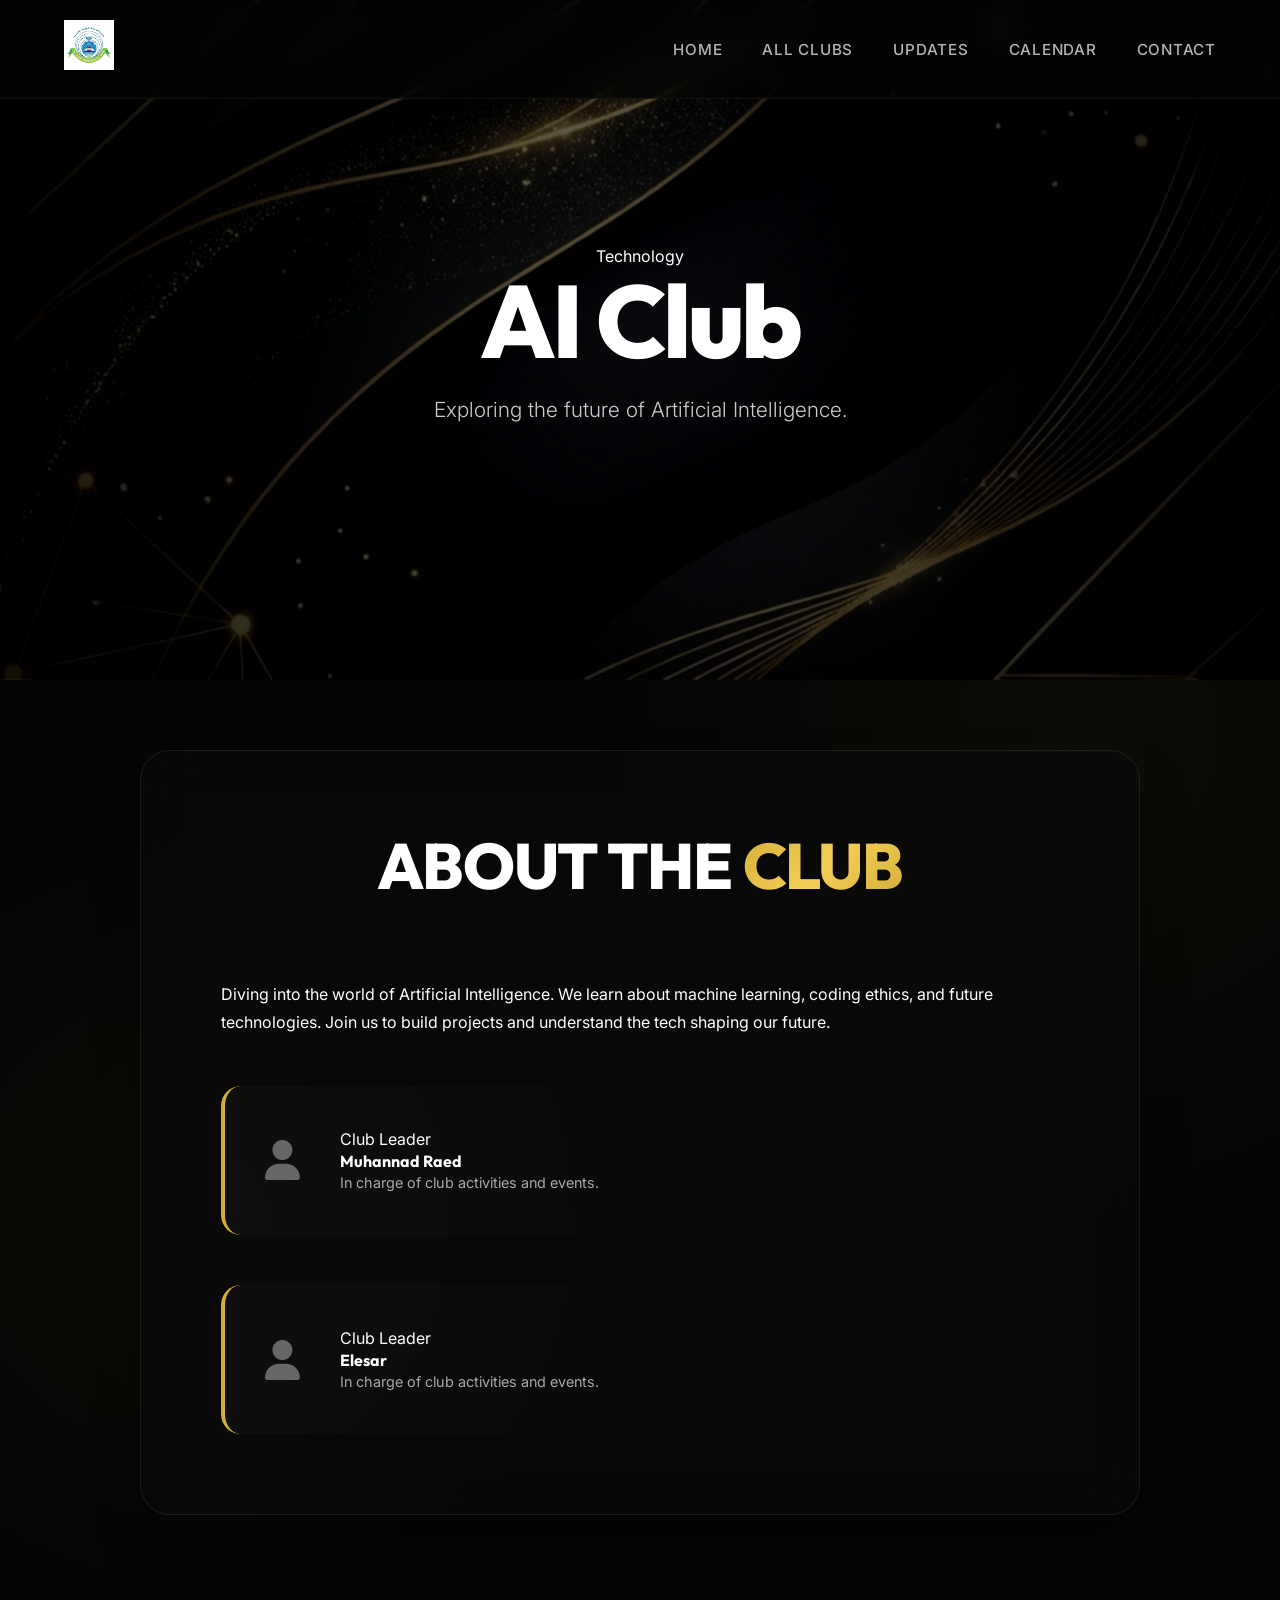
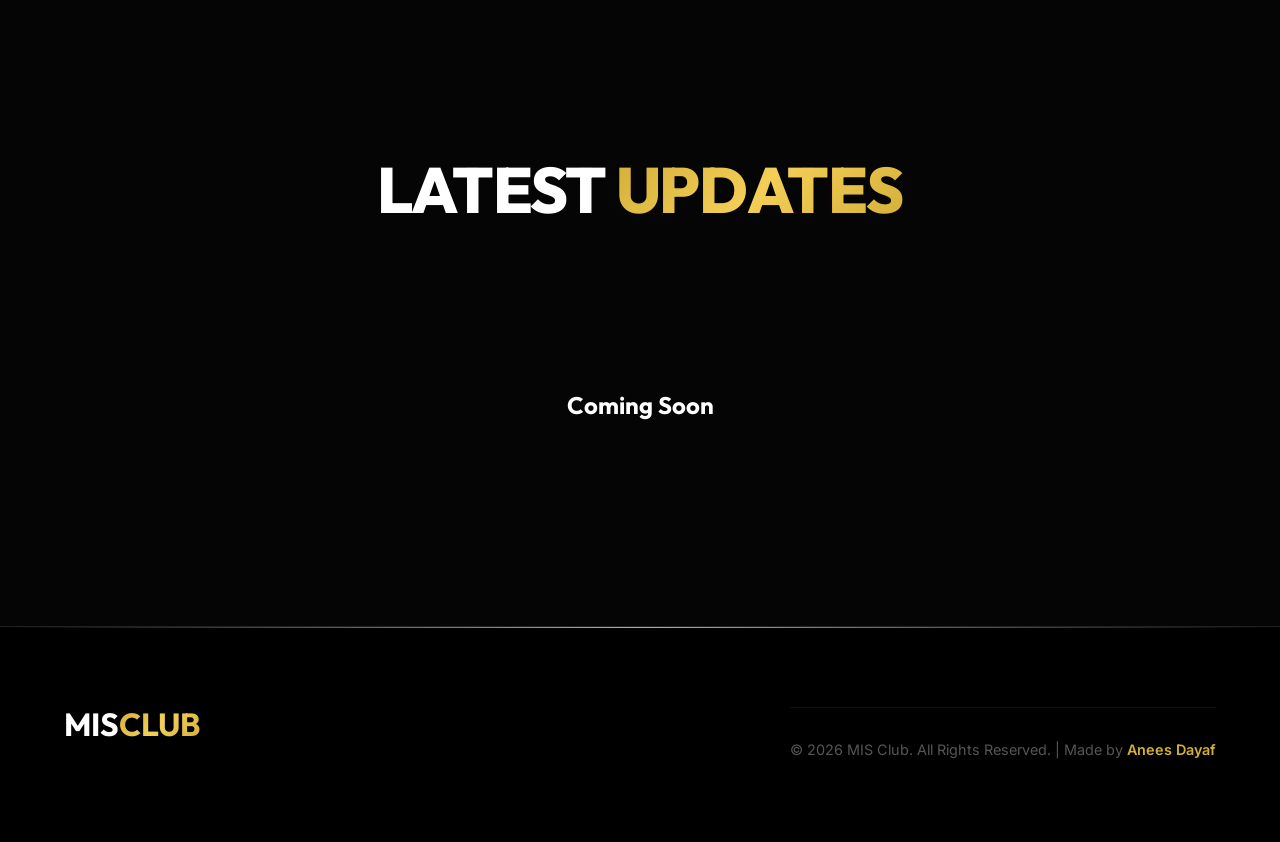
<file: ai.html>
﻿<!DOCTYPE html>
<html lang="en">

<head>
    <meta charset="UTF-8">
    <meta name="viewport" content="width=device-width, initial-scale=1.0">
    <title>MIS Club | AI</title> <!-- Replace 'Club Name' -->

    <!-- Google Fonts -->
    <link rel="preconnect" href="https://fonts.googleapis.com">
    <link rel="preconnect" href="https://fonts.gstatic.com" crossorigin>
    <link
        href="https://fonts.googleapis.com/css2?family=Inter:wght@300;400;600;800&family=Outfit:wght@300;500;700;900&display=swap"
        rel="stylesheet">

    <!-- CSS (Adjusted path) -->
    <link rel="stylesheet" href="style.css">

    <!-- Font Awesome -->
    <link rel="stylesheet" href="https://cdnjs.cloudflare.com/ajax/libs/font-awesome/6.4.0/css/all.min.css">
</head>

<body>

    <!-- Navigation -->
    <nav class="navbar" id="navbar">
        <div class="logo">
            <a href="index.html" style="text-decoration:none; color:inherit;">
                <span class="logo-text"><img src="logo.png" alt="MIS Club Logo" style="height: 50px;"></span>
            </a>
        </div>
        <ul class="nav-links">
            <li><a href="index.html">Home</a></li>
            <li><a href="index.html#clubs">All Clubs</a></li>
            <li><a href="#feed">Updates</a></li>
            <li><a href="index.html#events">Calendar</a></li>
            <li><a href="#contact">Contact</a></li>
        </ul>
        <div class="burger">
            <div class="line1"></div>
            <div class="line2"></div>
            <div class="line3"></div>
        </div>
    </nav>

    <!-- Club Hero Section -->
    <!-- 'club-hero-bg' class will be specific to each club for the background image -->
    <header class="club-hero">
        <div class="hero-overlay"></div>
        <div class="hero-content">
            <span class="club-tag fade-in-up">Technology</span>
            <h1 class="fade-in-up delay-1">AI Club</h1> <!-- Replace -->
            <p class="fade-in-up delay-2">Exploring the future of Artificial Intelligence.</p>

        </div>
    </header>

    <!-- Main Content -->
    <section class="club-details section-padding">
        <div class="container">
            <div class="glass-panel">
                <h2 class="section-title">About the <span class="gold-text">Club</span></h2>
                <div class="details-content">
                    <p>Diving into the world of Artificial Intelligence. We learn about machine learning, coding ethics,
                        and future technologies. Join us to build projects and understand the tech shaping our future.
                    </p>

                    <!-- Club Leader Section -->
                    <div class="club-leader-card">
                        <div class="club-leader-avatar">
                            <i class="fa-solid fa-user"
                                style="width:100%; height:100%; display:flex; align-items:center; justify-content:center; font-size:2.5rem; color:#666;"></i>
                        </div>
                        <div class="club-leader-info">
                            <span class="club-leader-role">Club Leader</span>
                            <h4>Muhannad Raed</h4>
                            <p style="font-size:0.9rem; color:#aaa; margin:0;">In charge of club activities and events.
                            </p>
                        </div>
                    </div>

                    <!-- Club Leader Section 2 -->
                    <div class="club-leader-card">
                        <div class="club-leader-avatar">
                            <i class="fa-solid fa-user"
                                style="width:100%; height:100%; display:flex; align-items:center; justify-content:center; font-size:2.5rem; color:#666;"></i>
                        </div>
                        <div class="club-leader-info">
                            <span class="club-leader-role">Club Leader</span>
                            <h4>Elesar</h4>
                            <p style="font-size:0.9rem; color:#aaa; margin:0;">In charge of club activities and events.
                            </p>
                        </div>
                    </div>
                </div>
            </div>
        </div>
    </section>

    <!-- Instagram Feed Section -->
    <section id="feed" class="insta-section section-padding">
        <div class="container">
            <div class="insta-header">
                <h2 class="section-title">Latest <span class="gold-text">Updates</span></h2>

            </div>

            <div class="insta-grid"
                style="display: flex; justify-content: center; align-items: center; min-height: 200px;">
                <h3 style="color: var(--text-light); font-size: 1.5rem; width: 100%; text-align: center;">Coming Soon
                </h3>
            </div>
        </div>
    </section>

    <!-- Footer -->
    <footer id="contact" class="footer">
        <div class="container">
            <div class="footer-content">
                <div class="footer-logo">
                    <h2>MIS<span class="gold-text">CLUB</span></h2>
                </div>
                <div class="footer-bottom">
                    <p>&copy; 2026 MIS Club. All Rights Reserved. | Made by <span
                            style="color:var(--accent-gold); font-weight:600;">Anees Dayaf</span></p>
                </div>
            </div>
        </div>
    </footer>

    <script src="script.js"></script>
</body>

</html>
</file>
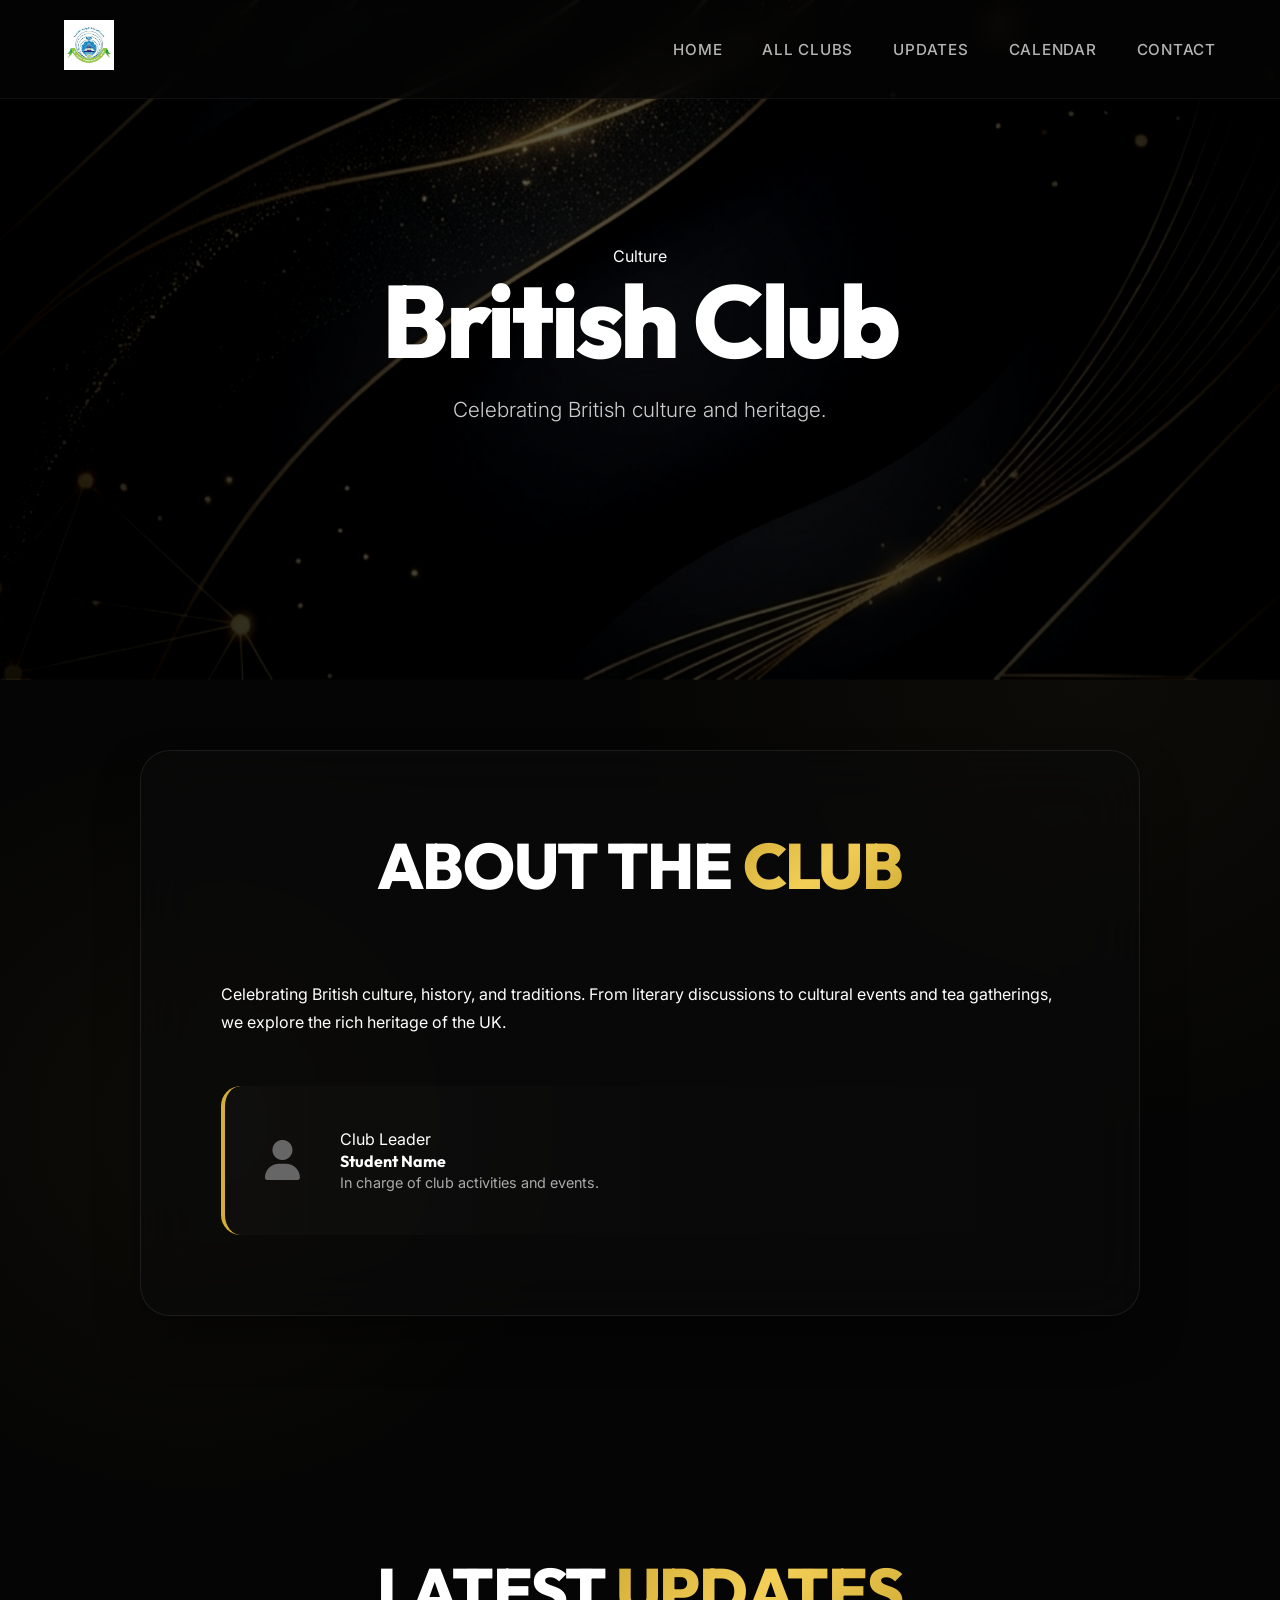
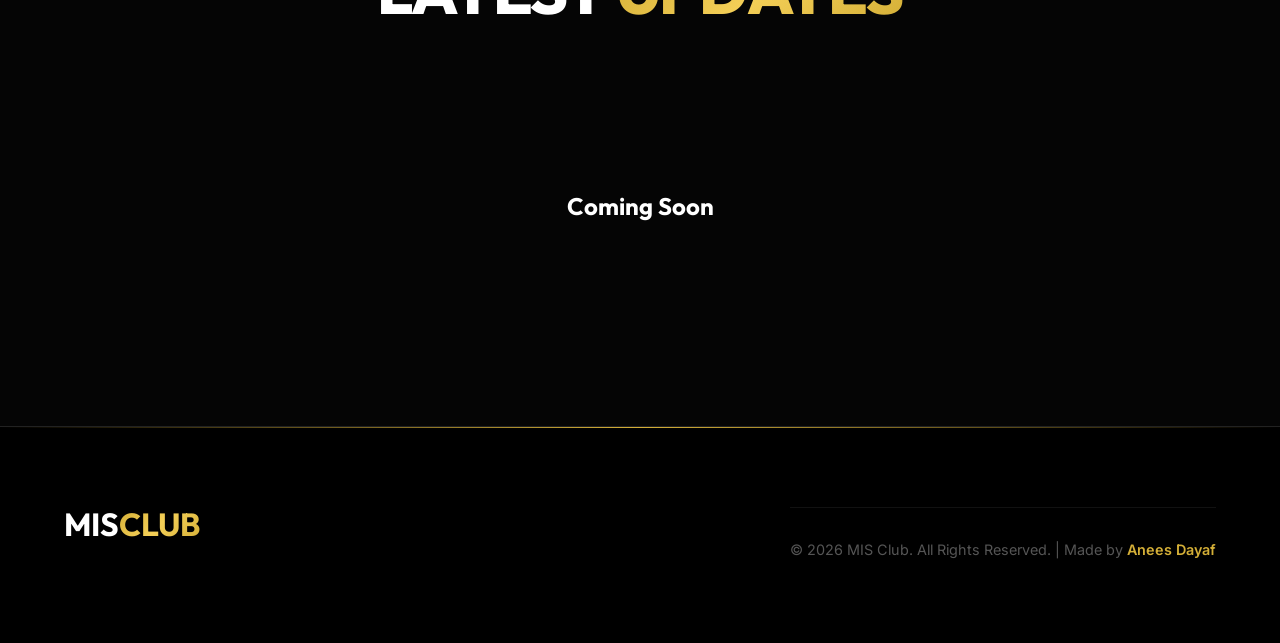
<file: british.html>
﻿<!DOCTYPE html>
<html lang="en">

<head>
    <meta charset="UTF-8">
    <meta name="viewport" content="width=device-width, initial-scale=1.0">
    <title>MIS Club | British</title> <!-- Replace 'Club Name' -->

    <!-- Google Fonts -->
    <link rel="preconnect" href="https://fonts.googleapis.com">
    <link rel="preconnect" href="https://fonts.gstatic.com" crossorigin>
    <link
        href="https://fonts.googleapis.com/css2?family=Inter:wght@300;400;600;800&family=Outfit:wght@300;500;700;900&display=swap"
        rel="stylesheet">

    <!-- CSS (Adjusted path) -->
    <link rel="stylesheet" href="style.css">

    <!-- Font Awesome -->
    <link rel="stylesheet" href="https://cdnjs.cloudflare.com/ajax/libs/font-awesome/6.4.0/css/all.min.css">
</head>

<body>

    <!-- Navigation -->
    <nav class="navbar" id="navbar">
        <div class="logo">
            <a href="index.html" style="text-decoration:none; color:inherit;">
                <span class="logo-text"><img src="logo.png" alt="MIS Club Logo" style="height: 50px;"></span>
            </a>
        </div>
        <ul class="nav-links">
            <li><a href="index.html">Home</a></li>
            <li><a href="index.html#clubs">All Clubs</a></li>
            <li><a href="#feed">Updates</a></li>
            <li><a href="index.html#events">Calendar</a></li>
            <li><a href="#contact">Contact</a></li>
        </ul>
        <div class="burger">
            <div class="line1"></div>
            <div class="line2"></div>
            <div class="line3"></div>
        </div>
    </nav>

    <!-- Club Hero Section -->
    <!-- 'club-hero-bg' class will be specific to each club for the background image -->
    <header class="club-hero">
        <div class="hero-overlay"></div>
        <div class="hero-content">
            <span class="club-tag fade-in-up">Culture</span>
            <h1 class="fade-in-up delay-1">British Club</h1> <!-- Replace -->
            <p class="fade-in-up delay-2">Celebrating British culture and heritage.</p>

        </div>
    </header>

    <!-- Main Content -->
    <section class="club-details section-padding">
        <div class="container">
            <div class="glass-panel">
                <h2 class="section-title">About the <span class="gold-text">Club</span></h2>
                <div class="details-content">
                    <p>Celebrating British culture, history, and traditions. From literary discussions to cultural
                        events and tea gatherings, we explore the rich heritage of the UK.</p>

                    <!-- Club Leader Section -->
                    <div class="club-leader-card">
                        <div class="club-leader-avatar">
                            <i class="fa-solid fa-user"
                                style="width:100%; height:100%; display:flex; align-items:center; justify-content:center; font-size:2.5rem; color:#666;"></i>
                        </div>
                        <div class="club-leader-info">
                            <span class="club-leader-role">Club Leader</span>
                            <h4>Student Name</h4>
                            <p style="font-size:0.9rem; color:#aaa; margin:0;">In charge of club activities and events.
                            </p>
                        </div>
                    </div>
                </div>
            </div>
        </div>
    </section>

    <!-- Instagram Feed Section -->
    <section id="feed" class="insta-section section-padding">
        <div class="container">
            <div class="insta-header">
                <h2 class="section-title">Latest <span class="gold-text">Updates</span></h2>

            </div>

            <div class="insta-grid"
                style="display: flex; justify-content: center; align-items: center; min-height: 200px;">
                <h3 style="color: var(--text-light); font-size: 1.5rem; width: 100%; text-align: center;">Coming Soon
                </h3>
            </div>
        </div>
    </section>

    <!-- Footer -->
    <footer id="contact" class="footer">
        <div class="container">
            <div class="footer-content">
                <div class="footer-logo">
                    <h2>MIS<span class="gold-text">CLUB</span></h2>
                </div>
                <div class="footer-bottom">
                    <p>&copy; 2026 MIS Club. All Rights Reserved. | Made by <span
                            style="color:var(--accent-gold); font-weight:600;">Anees Dayaf</span></p>
                </div>
            </div>
        </div>
    </footer>

    <script src="script.js"></script>
</body>

</html>
</file>
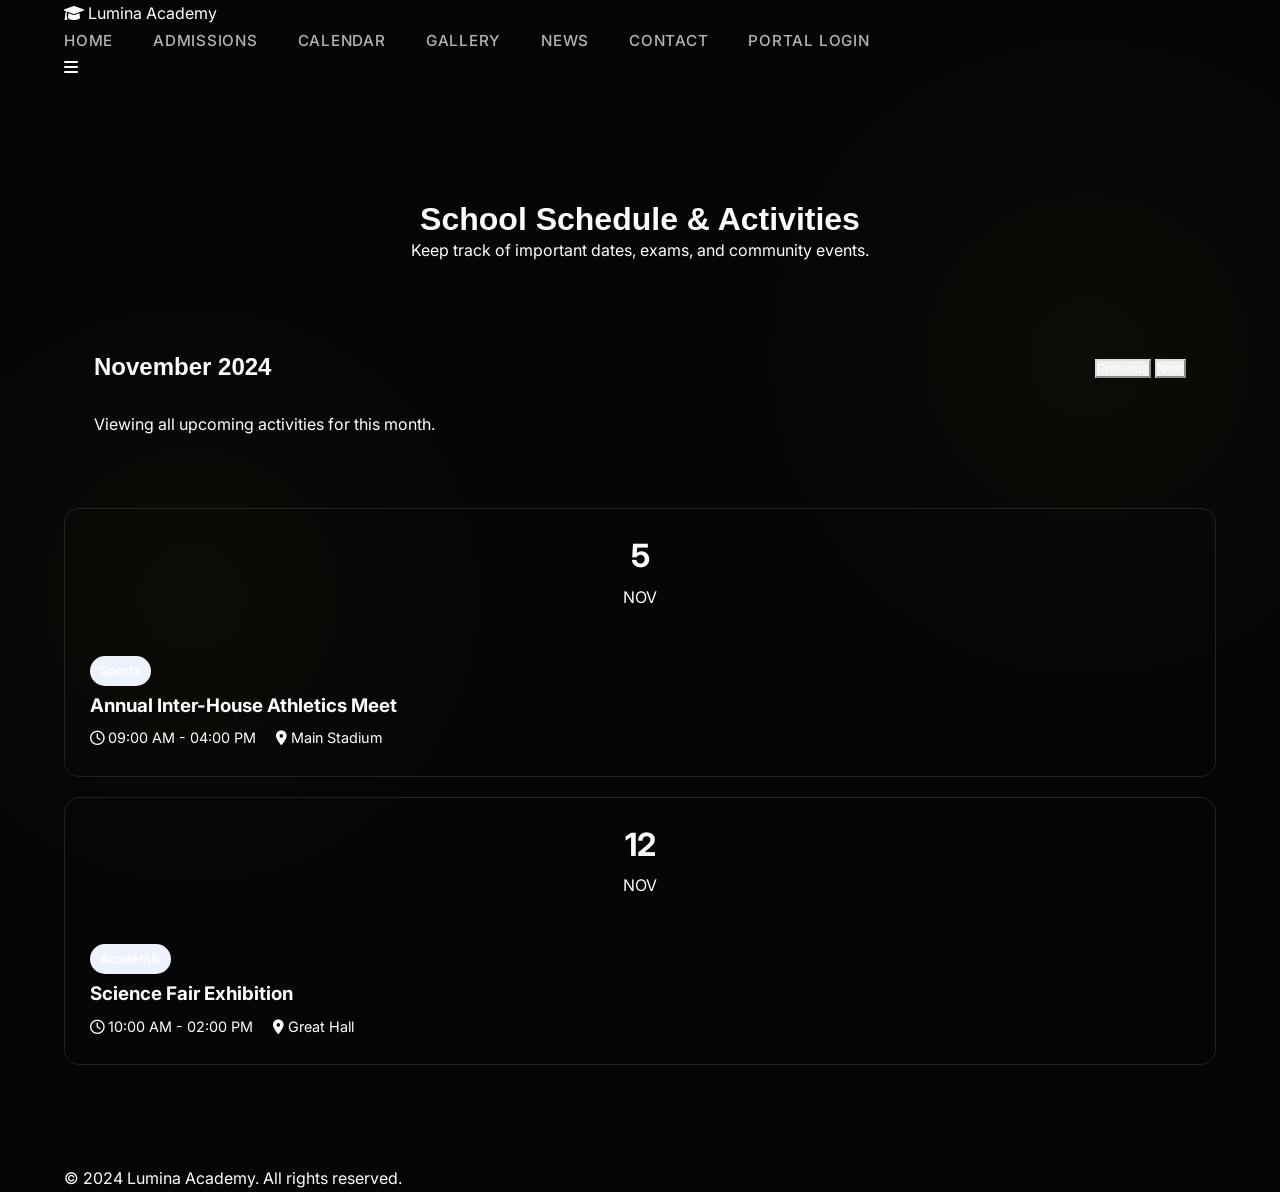
<file: calendar.html>
<!DOCTYPE html>
<html lang="en">

<head>
    <meta charset="UTF-8">
    <meta name="viewport" content="width=device-width, initial-scale=1.0">
    <title>Calendar - Lumina Academy</title>
    <link
        href="https://fonts.googleapis.com/css2?family=Inter:wght@400;500;600&family=Playfair Display:wght@600;700&display=swap"
        rel="stylesheet">
    <link rel="stylesheet" href="https://cdnjs.cloudflare.com/ajax/libs/font-awesome/6.0.0/css/all.min.css">
    <link rel="stylesheet" href="style.css">
    <style>
        .page-header {
            padding-top: 120px;
            padding-bottom: 60px;
            background: var(--bg-body);
            text-align: center;
        }

        .calendar-container {
            padding-bottom: 100px;
        }

        .month-view {
            background: var(--white);
            padding: 30px;
            border-radius: 20px;
            box-shadow: var(--shadow);
            margin-bottom: 40px;
        }

        .month-header {
            display: flex;
            justify-content: space-between;
            align-items: center;
            margin-bottom: 30px;
        }

        .events-list {
            display: grid;
            gap: 20px;
        }

        .event-card {
            display: flex;
            background: var(--white);
            border-radius: 15px;
            overflow: hidden;
            box-shadow: var(--shadow);
            transition: transform 0.3s;
        }

        .event-card:hover {
            transform: translateY(-5px);
        }

        .event-date {
            background: var(--primary);
            color: var(--white);
            padding: 20px;
            display: flex;
            flex-direction: column;
            align-items: center;
            justify-content: center;
            min-width: 100px;
        }

        .event-date .day {
            font-size: 2rem;
            font-weight: 700;
            color: var(--accent);
        }

        .event-details {
            padding: 25px;
            flex: 1;
        }

        .event-tag {
            display: inline-block;
            font-size: 0.8rem;
            padding: 4px 10px;
            background: #eef2ff;
            color: var(--primary);
            border-radius: 20px;
            margin-bottom: 10px;
            font-weight: 600;
        }

        .event-details h3 {
            margin-bottom: 10px;
            font-family: var(--font-body);
            /* More UI friendly */
        }

        .event-meta {
            display: flex;
            gap: 20px;
            color: var(--text-light);
            font-size: 0.9rem;
        }

        @media (max-width: 600px) {
            .event-card {
                flex-direction: column;
            }

            .event-date {
                flex-direction: row;
                gap: 10px;
                padding: 10px;
            }
        }
    </style>
</head>

<body>

    <header>
        <div class="container">
            <a href="index.html" class="logo">
                <i class="fas fa-graduation-cap"></i>
                Lumina <span>Academy</span>
            </a>
            <nav>
                <ul class="nav-links">
                    <li><a href="index.html">Home</a></li>
                    <li><a href="admissions.html">Admissions</a></li>
                    <li><a href="calendar.html">Calendar</a></li>
                    <li><a href="gallery.html">Gallery</a></li>
                    <li><a href="news.html">News</a></li>
                    <li><a href="contact.html">Contact</a></li>
                    <li><a href="login.html" class="btn-primary">Portal Login</a></li>
                </ul>
            </nav>
            <div class="mobile-toggle"><i class="fas fa-bars"></i></div>
        </div>
    </header>

    <div class="page-header">
        <div class="container">
            <h1>School Schedule & Activities</h1>
            <p>Keep track of important dates, exams, and community events.</p>
        </div>
    </div>

    <div class="container calendar-container">

        <div class="month-view">
            <div class="month-header">
                <h2>November 2024</h2>
                <div>
                    <button class="btn-outline" style="color: var(--text-main); border-color: #ddd;">Previous</button>
                    <button class="btn-outline" style="color: var(--text-main); border-color: #ddd;">Next</button>
                </div>
            </div>
            <!-- Simple Calendar Grid visual placeholder could go here, but list is more informative for mobile -->
            <p style="color: var(--text-light);">Viewing all upcoming activities for this month.</p>
        </div>

        <div class="events-list" id="events-container">
            <!-- Events will be loaded here dynamically -->
        </div>
    </div>

    <footer>
        <div class="container copyright">
            <p>&copy; 2024 Lumina Academy. All rights reserved.</p>
        </div>
    </footer>

    <script src="mock-db.js"></script>
    <script src="script.js"></script>
    <script>
        // Load events
        const container = document.getElementById('events-container');
        const events = DB.getEvents();

        if (events.length === 0) {
            container.innerHTML = '<p>No upcoming events.</p>';
        } else {
            events.sort((a, b) => a.day - b.day).forEach(evt => {
                const card = document.createElement('div');
                card.className = 'event-card';
                card.innerHTML = `
                    <div class="event-date">
                        <span class="day">${evt.day}</span>
                        <span class="month">${evt.month}</span>
                    </div>
                    <div class="event-details">
                        <span class="event-tag">${evt.tag}</span>
                        <h3>${evt.title}</h3>
                        <div class="event-meta">
                            <span><i class="far fa-clock"></i> ${evt.time}</span>
                            <span><i class="fas fa-map-marker-alt"></i> ${evt.location}</span>
                        </div>
                    </div>
                `;
                container.appendChild(card);
            });
        }
    </script>
</body>

</html>
</file>
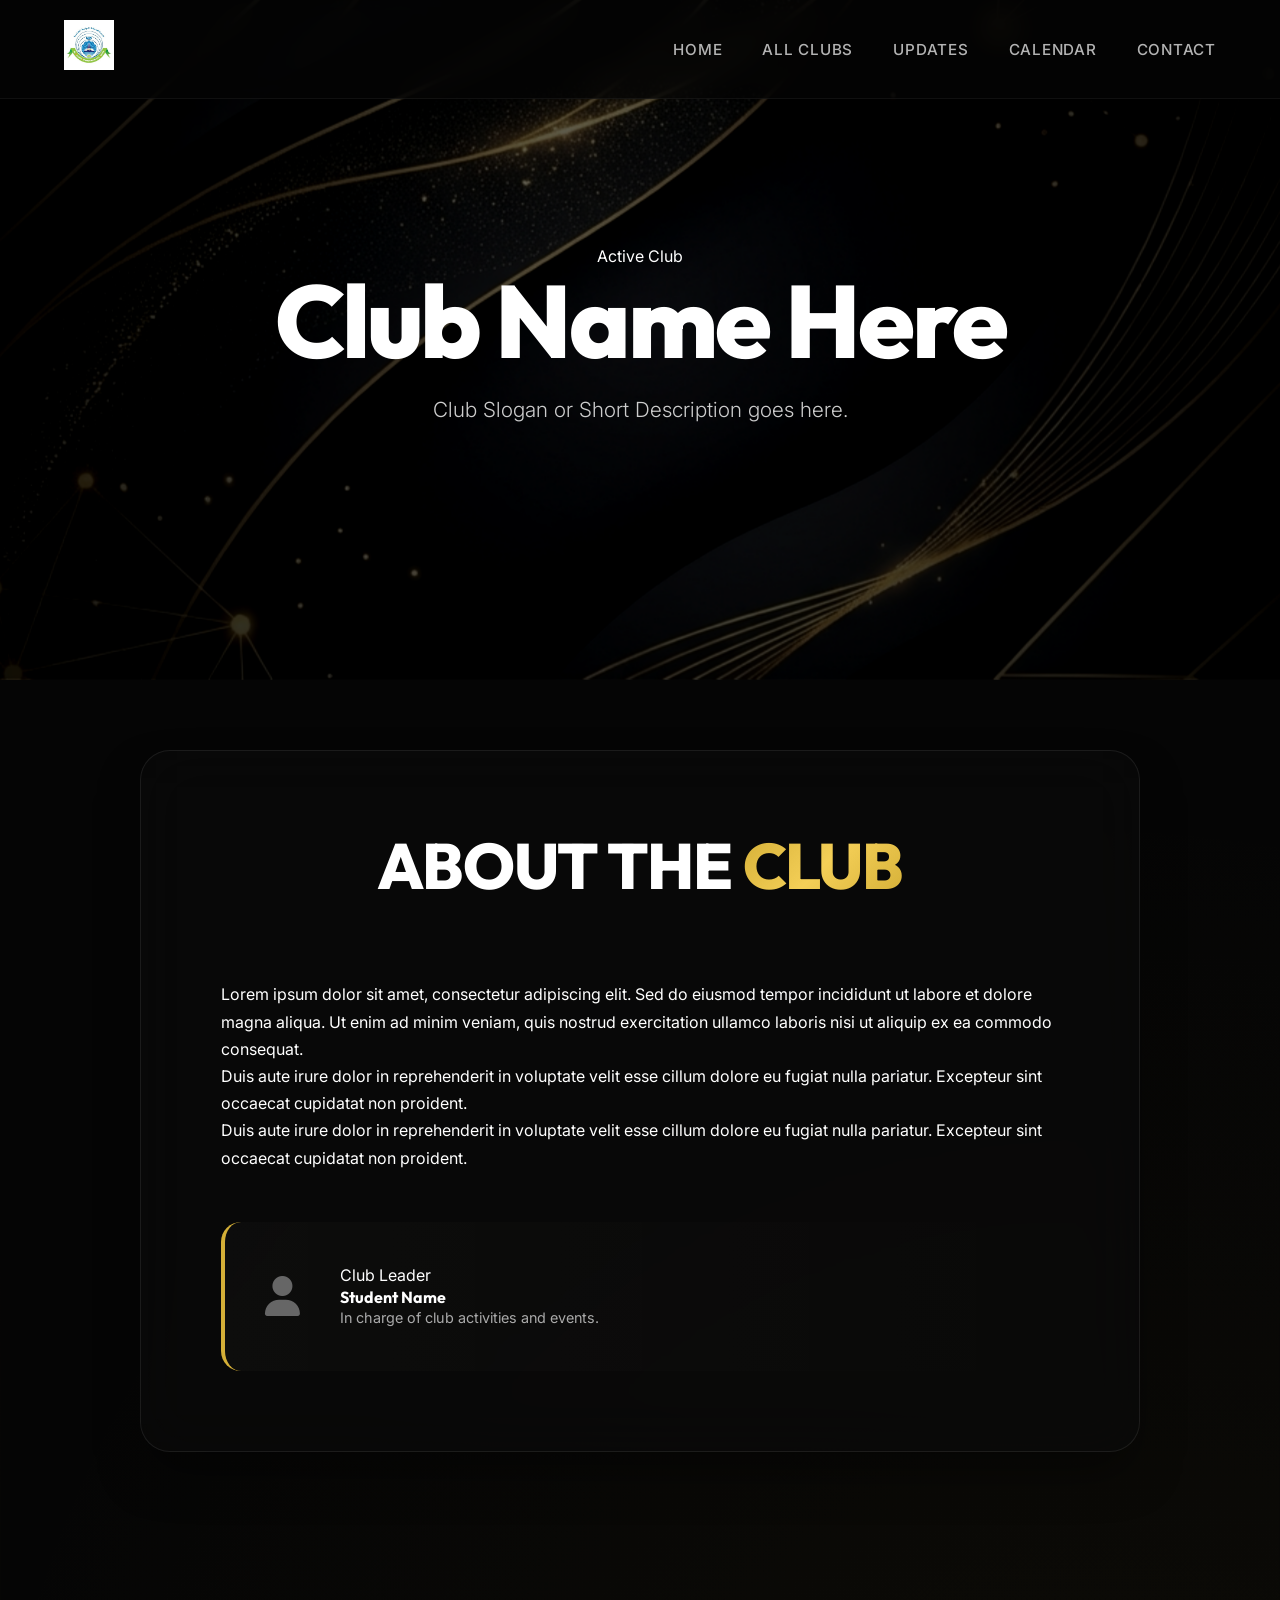
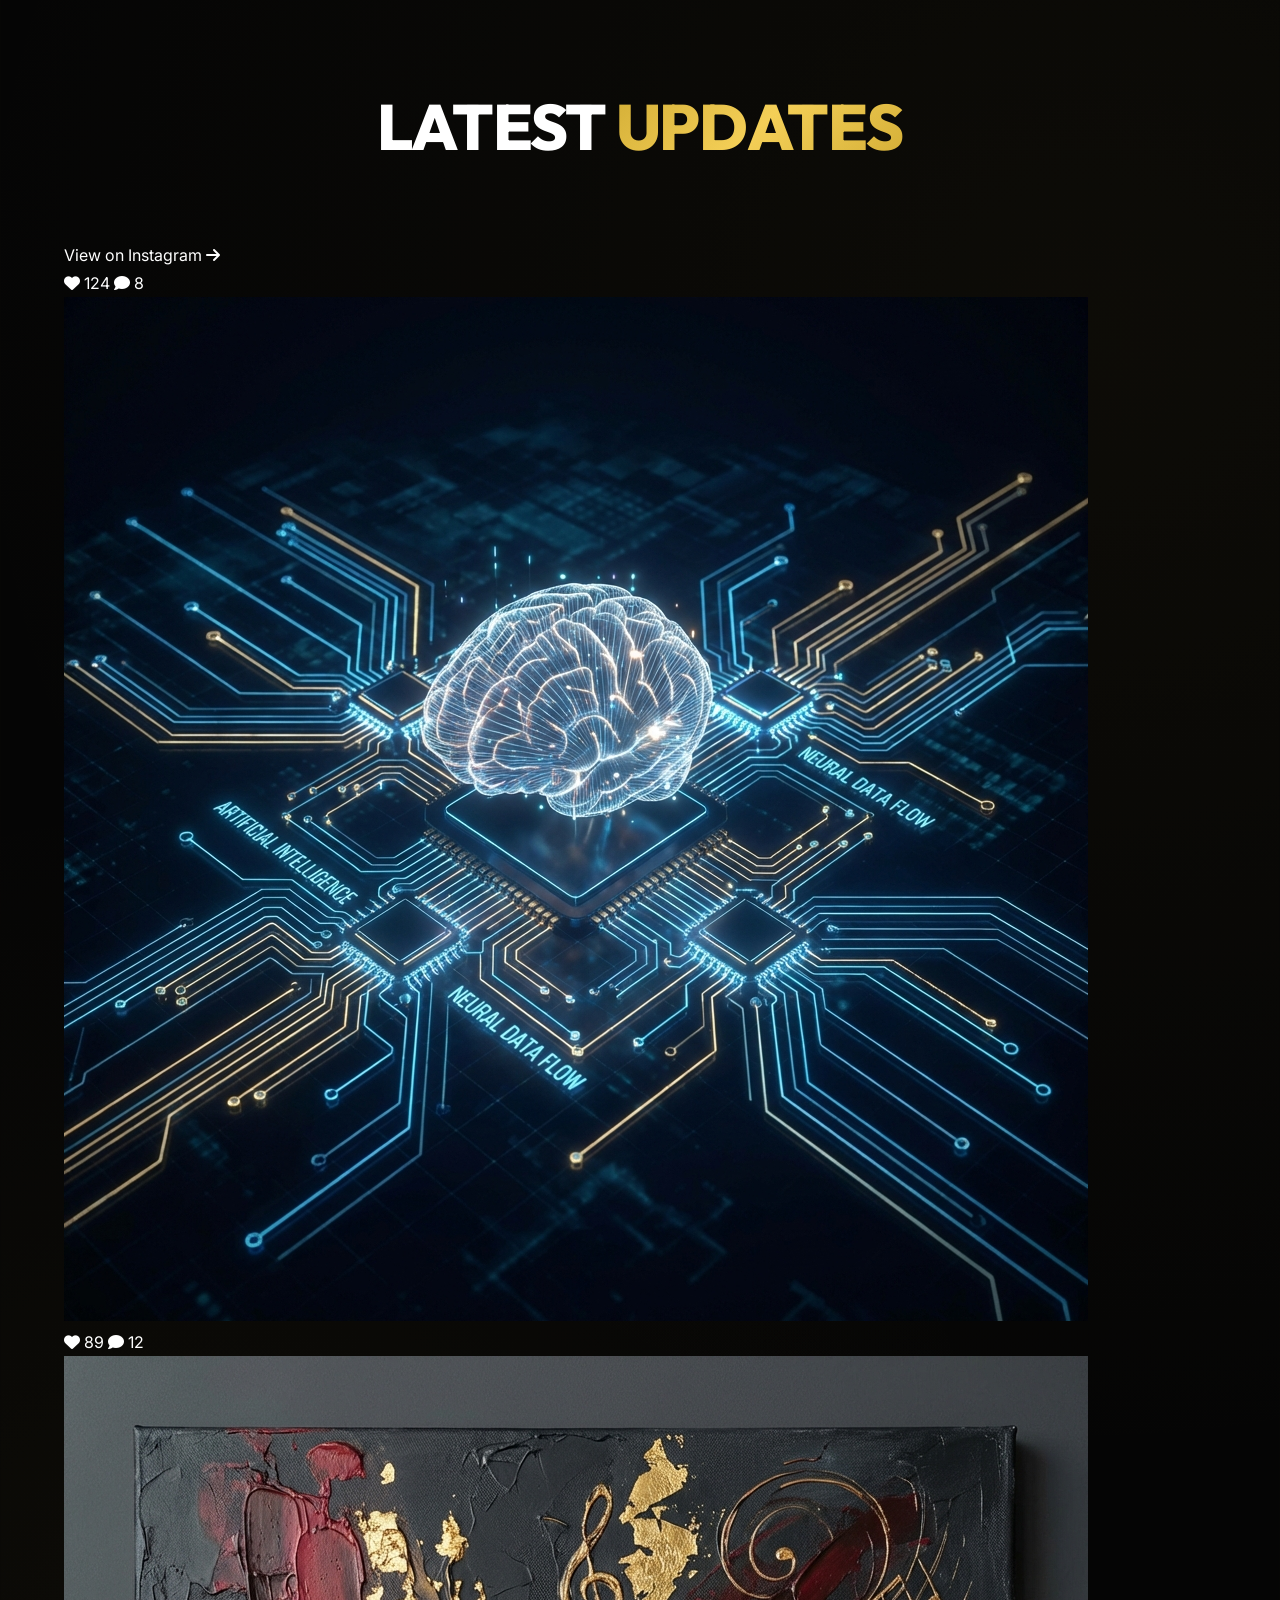
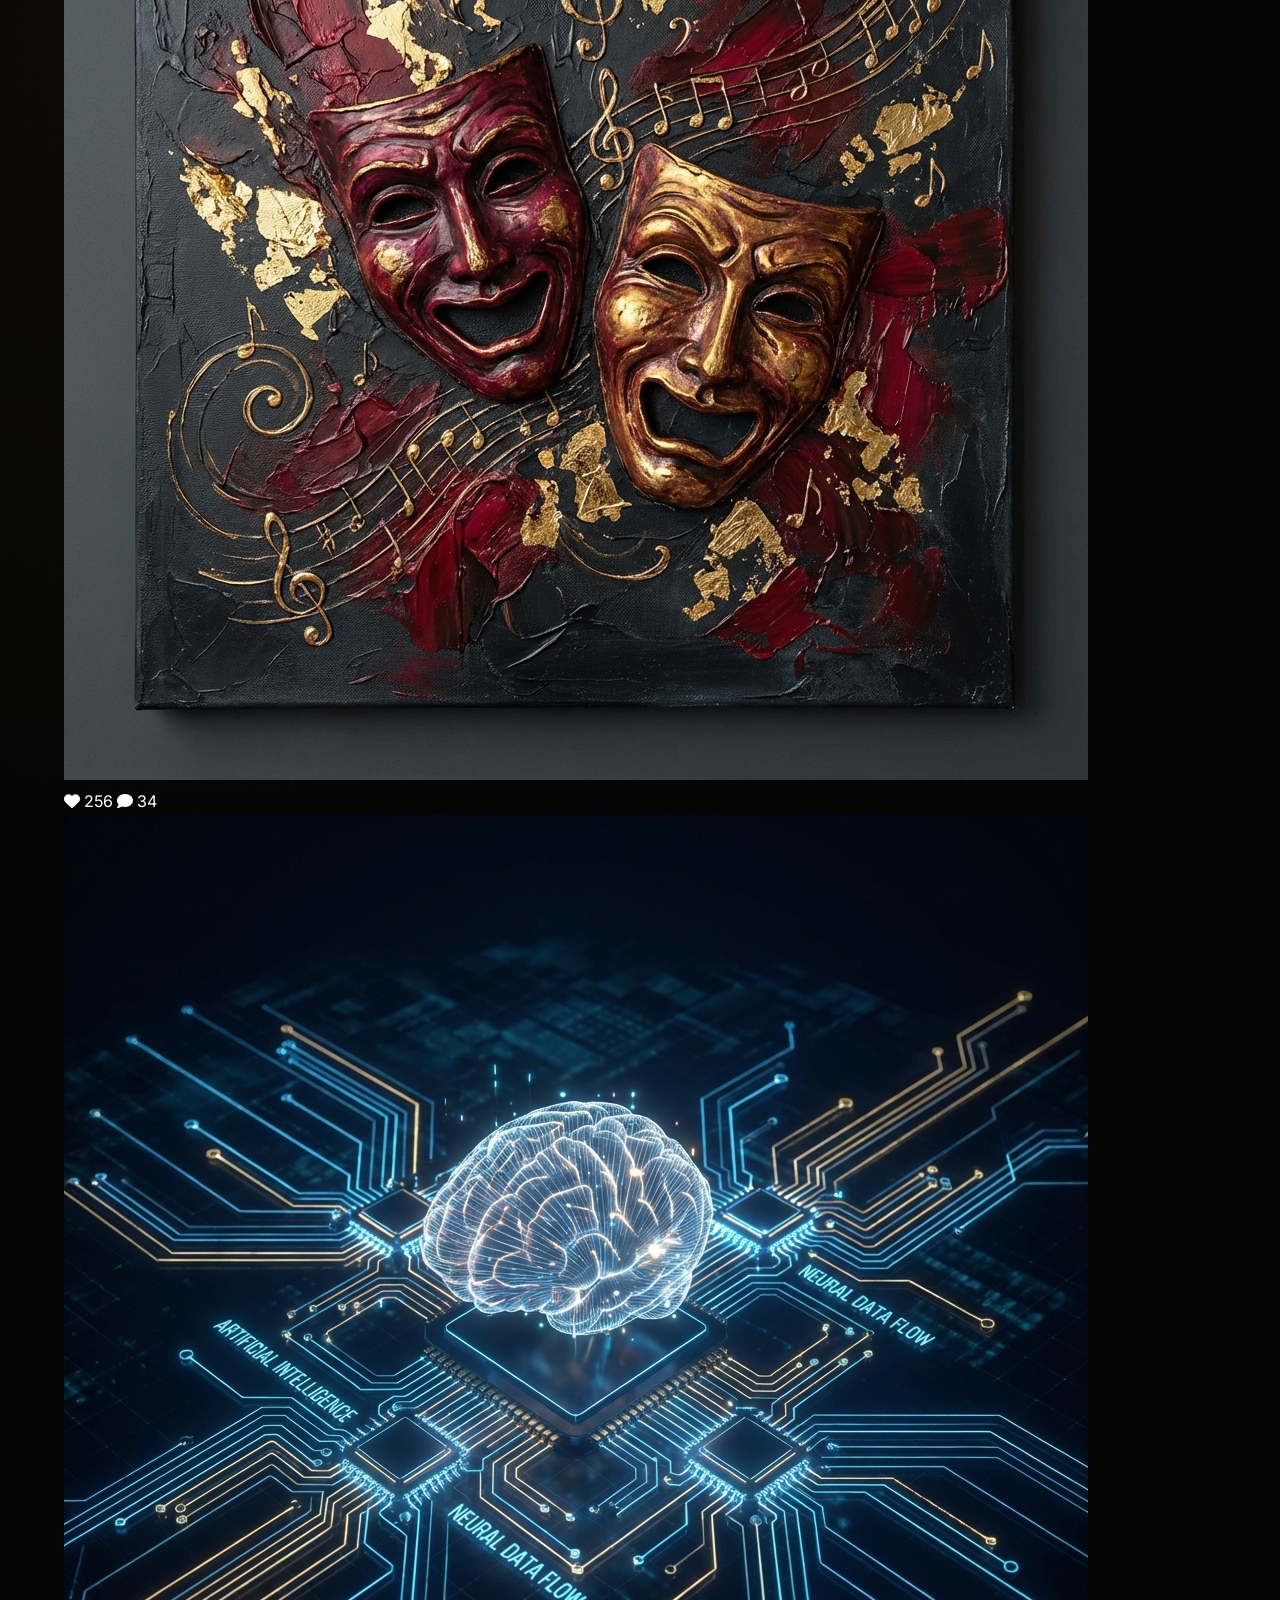
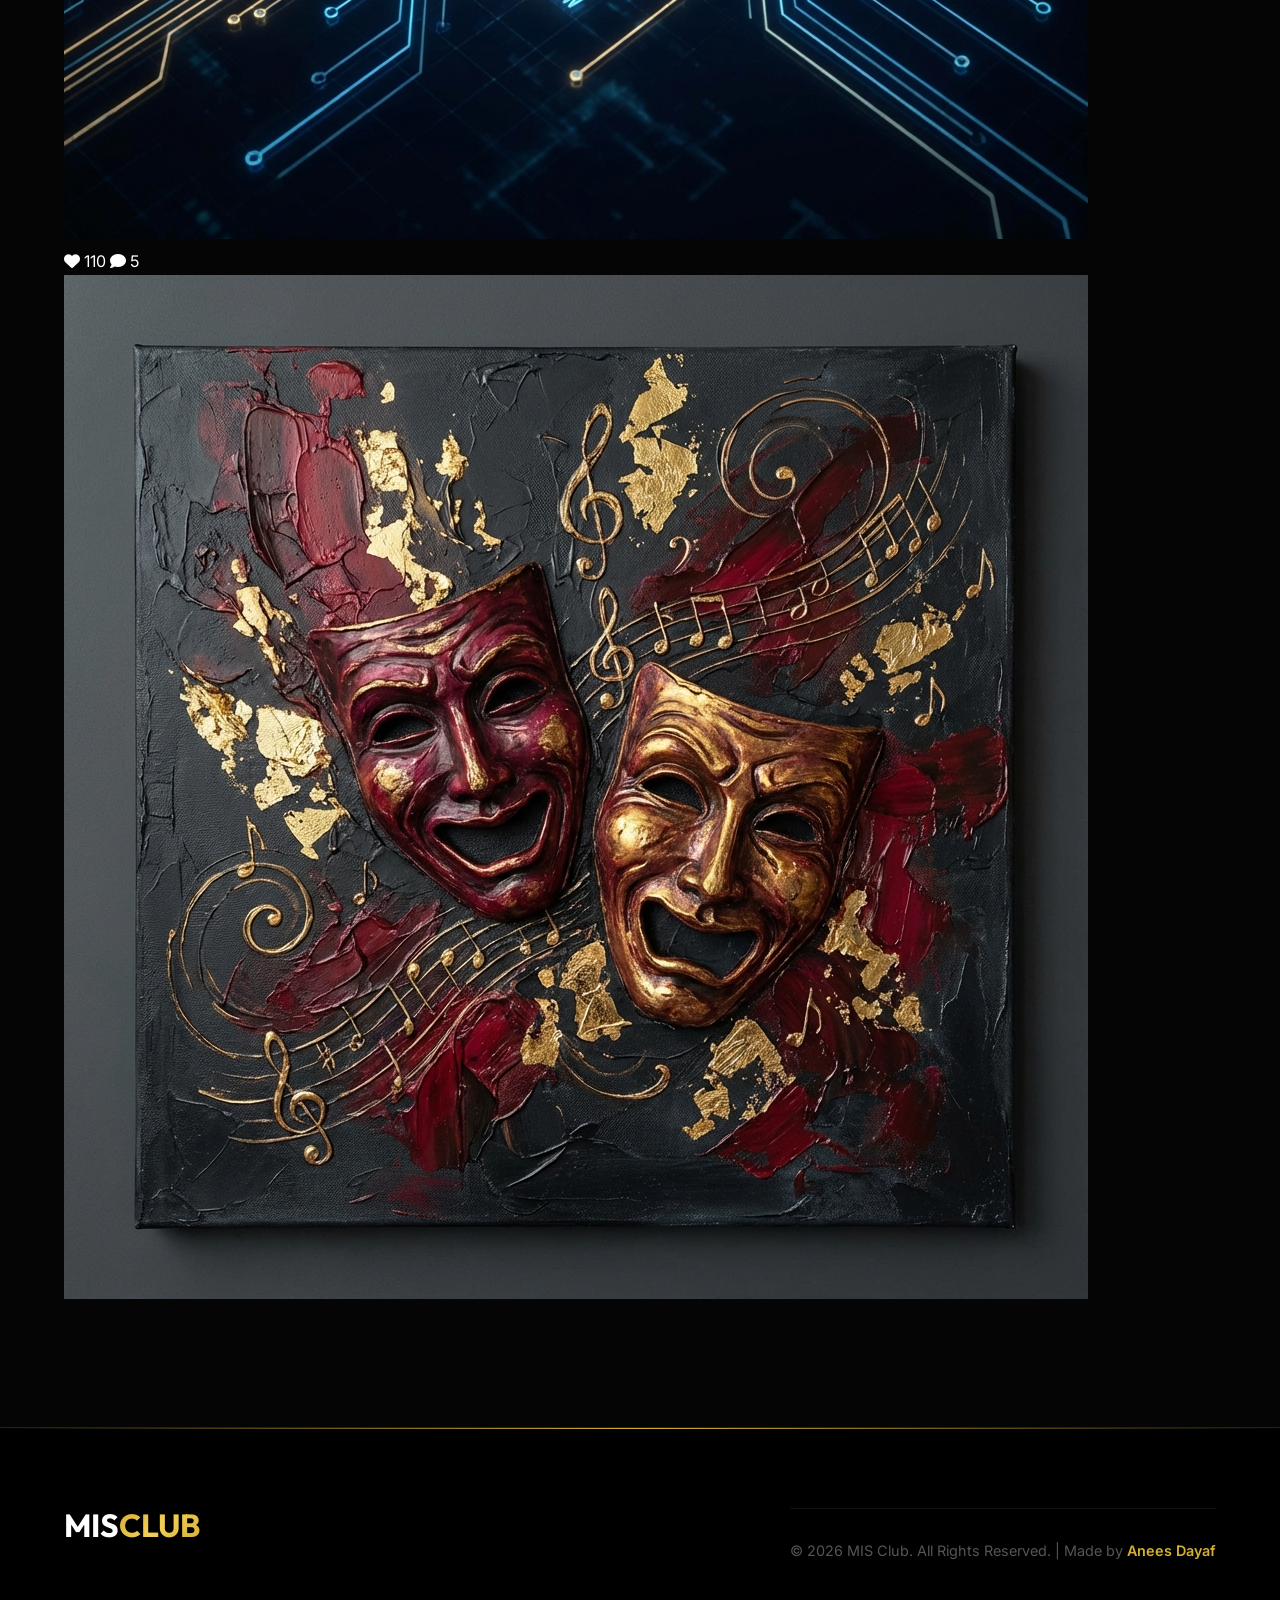
<file: club_template.html>
﻿<!DOCTYPE html>
<html lang="en">

<head>
    <meta charset="UTF-8">
    <meta name="viewport" content="width=device-width, initial-scale=1.0">
    <title>MIS Club | Club Name</title> <!-- Replace 'Club Name' -->

    <!-- Google Fonts -->
    <link rel="preconnect" href="https://fonts.googleapis.com">
    <link rel="preconnect" href="https://fonts.gstatic.com" crossorigin>
    <link
        href="https://fonts.googleapis.com/css2?family=Inter:wght@300;400;600;800&family=Outfit:wght@300;500;700;900&display=swap"
        rel="stylesheet">

    <!-- CSS (Adjusted path) -->
    <link rel="stylesheet" href="style.css">

    <!-- Font Awesome -->
    <link rel="stylesheet" href="https://cdnjs.cloudflare.com/ajax/libs/font-awesome/6.4.0/css/all.min.css">
</head>

<body>

    <!-- Navigation -->
    <nav class="navbar" id="navbar">
        <div class="logo">
            <a href="index.html" style="text-decoration:none; color:inherit;">
                <span class="logo-text"><img src="logo.png" alt="MIS Club Logo" style="height: 50px;"></span>
            </a>
        </div>
        <ul class="nav-links">
            <li><a href="index.html">Home</a></li>
            <li><a href="index.html#clubs">All Clubs</a></li>
            <li><a href="#feed">Updates</a></li>
            <li><a href="index.html#events">Calendar</a></li>
            <li><a href="#contact">Contact</a></li>
        </ul>
        <div class="burger">
            <div class="line1"></div>
            <div class="line2"></div>
            <div class="line3"></div>
        </div>
    </nav>

    <!-- Club Hero Section -->
    <!-- 'club-hero-bg' class will be specific to each club for the background image -->
    <header class="club-hero">
        <div class="hero-overlay"></div>
        <div class="hero-content">
            <span class="club-tag fade-in-up">Active Club</span>
            <h1 class="fade-in-up delay-1">Club Name Here</h1> <!-- Replace -->
            <p class="fade-in-up delay-2">Club Slogan or Short Description goes here.</p>

        </div>
    </header>

    <!-- Main Content -->
    <section class="club-details section-padding">
        <div class="container">
            <div class="glass-panel">
                <h2 class="section-title">About the <span class="gold-text">Club</span></h2>
                <div class="details-content">
                    <p>Lorem ipsum dolor sit amet, consectetur adipiscing elit. Sed do eiusmod tempor incididunt ut
                        labore et dolore magna aliqua. Ut enim ad minim veniam, quis nostrud exercitation ullamco
                        laboris nisi ut aliquip ex ea commodo consequat.</p>
                    <p>Duis aute irure dolor in reprehenderit in voluptate velit esse cillum dolore eu fugiat nulla
                        pariatur. Excepteur sint occaecat cupidatat non proident.</p>
                    <p>Duis aute irure dolor in reprehenderit in voluptate velit esse cillum dolore eu fugiat nulla
                        pariatur. Excepteur sint occaecat cupidatat non proident.</p>

                    <!-- Club Leader Section -->
                    <div class="club-leader-card">
                        <div class="club-leader-avatar">
                            <i class="fa-solid fa-user"
                                style="width:100%; height:100%; display:flex; align-items:center; justify-content:center; font-size:2.5rem; color:#666;"></i>
                        </div>
                        <div class="club-leader-info">
                            <span class="club-leader-role">Club Leader</span>
                            <h4>Student Name</h4>
                            <p style="font-size:0.9rem; color:#aaa; margin:0;">In charge of club activities and events.
                            </p>
                        </div>
                    </div>
                </div>
            </div>
        </div>
    </section>

    <!-- Instagram Feed Section -->
    <section id="feed" class="insta-section section-padding">
        <div class="container">
            <div class="insta-header">
                <h2 class="section-title">Latest <span class="gold-text">Updates</span></h2>
                <a href="#" class="view-all">View on Instagram <i class="fa-solid fa-arrow-right"></i></a>
            </div>

            <div class="insta-grid">
                <!-- Mock Post 1 -->
                <div class="insta-post">
                    <div class="post-overlay">
                        <span><i class="fa-solid fa-heart"></i> 124</span>
                        <span><i class="fa-solid fa-comment"></i> 8</span>
                    </div>
                    <img src="tech.png" alt="Post 1"> <!-- Placeholder -->
                </div>
                <!-- Mock Post 2 -->
                <div class="insta-post">
                    <div class="post-overlay">
                        <span><i class="fa-solid fa-heart"></i> 89</span>
                        <span><i class="fa-solid fa-comment"></i> 12</span>
                    </div>
                    <img src="arts.png" alt="Post 2">
                </div>
                <!-- Mock Post 3 -->
                <div class="insta-post">
                    <div class="post-overlay">
                        <span><i class="fa-solid fa-heart"></i> 256</span>
                        <span><i class="fa-solid fa-comment"></i> 34</span>
                    </div>
                    <img src="tech.png" alt="Post 3">
                </div>
                <!-- Mock Post 4 -->
                <div class="insta-post">
                    <div class="post-overlay">
                        <span><i class="fa-solid fa-heart"></i> 110</span>
                        <span><i class="fa-solid fa-comment"></i> 5</span>
                    </div>
                    <img src="arts.png" alt="Post 4">
                </div>
            </div>
        </div>
    </section>

    <!-- Footer -->
    <footer id="contact" class="footer">
        <div class="container">
            <div class="footer-content">
                <div class="footer-logo">
                    <h2>MIS<span class="gold-text">CLUB</span></h2>
                </div>
                <div class="footer-bottom">
                    <p>&copy; 2026 MIS Club. All Rights Reserved. | Made by <span
                            style="color:var(--accent-gold); font-weight:600;">Anees Dayaf</span></p>
                </div>
            </div>
        </div>
    </footer>

    <script src="script.js"></script>
</body>

</html>
</file>
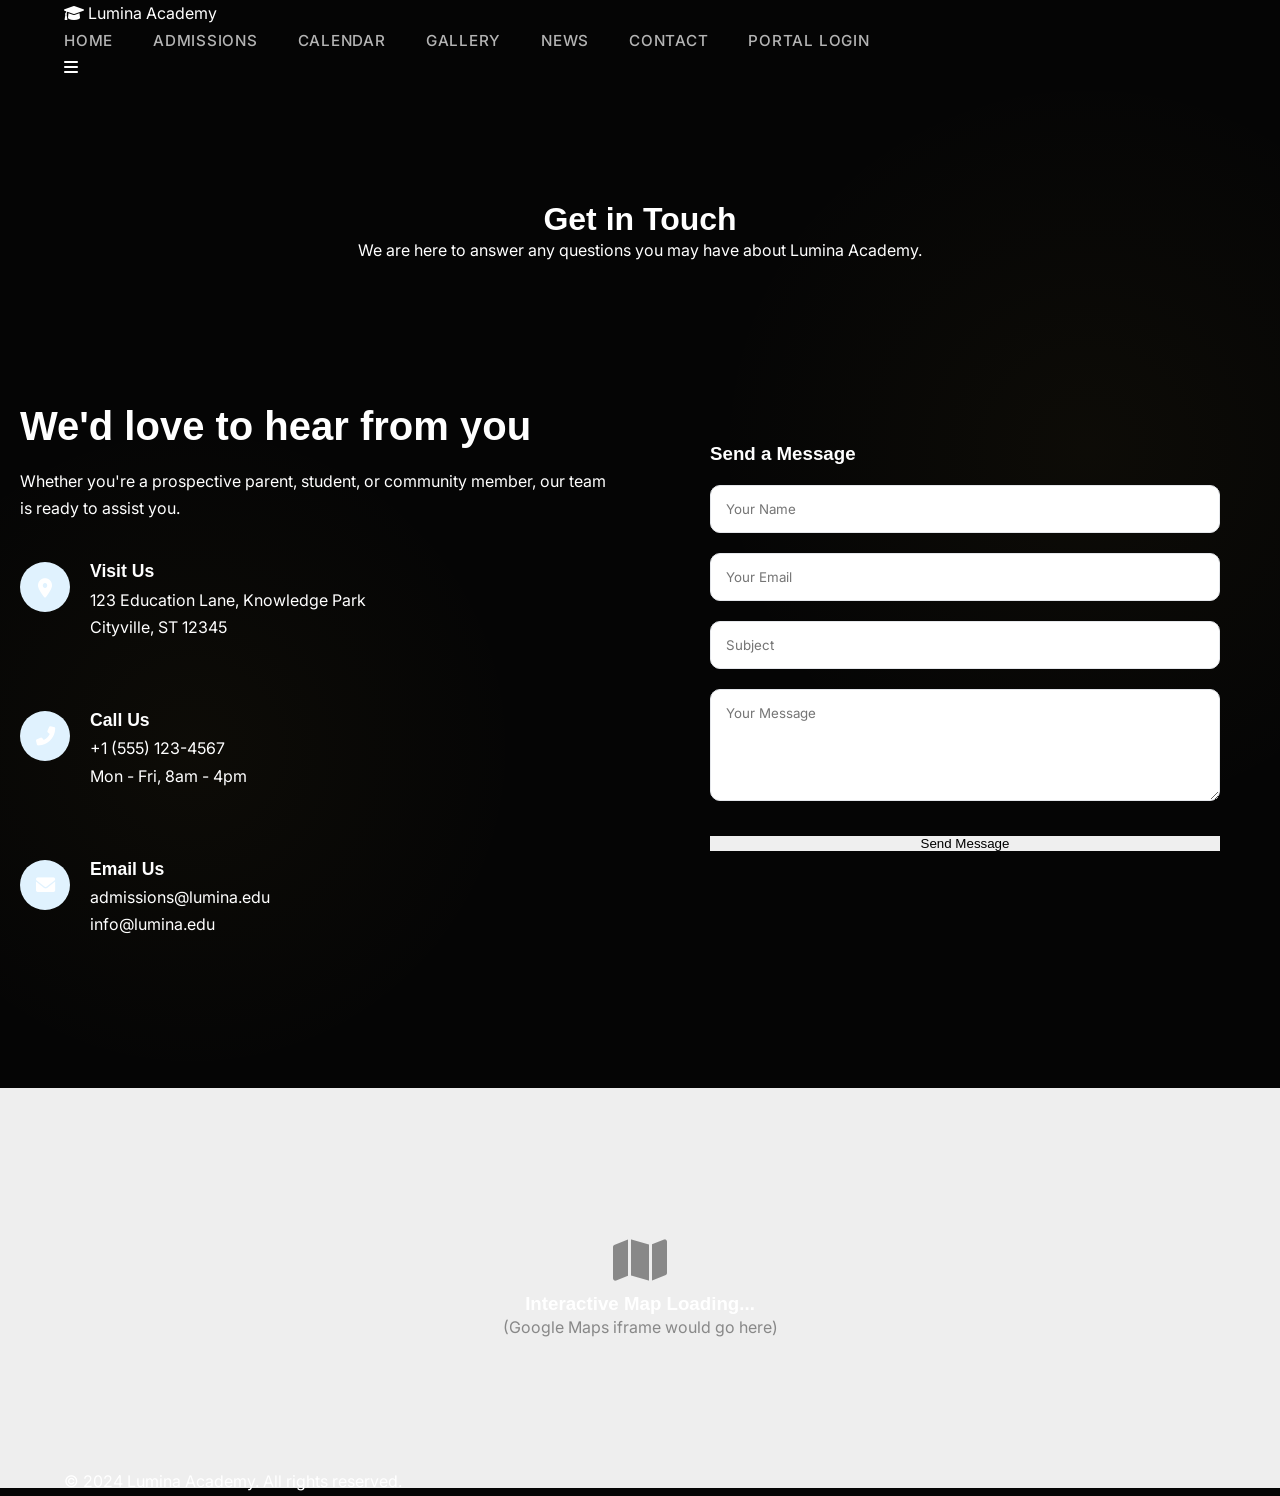
<file: contact.html>
<!DOCTYPE html>
<html lang="en">

<head>
    <meta charset="UTF-8">
    <meta name="viewport" content="width=device-width, initial-scale=1.0">
    <title>Contact Us - Lumina Academy</title>
    <link
        href="https://fonts.googleapis.com/css2?family=Inter:wght@400;500;600&family=Playfair Display:wght@600;700&display=swap"
        rel="stylesheet">
    <link rel="stylesheet" href="https://cdnjs.cloudflare.com/ajax/libs/font-awesome/6.0.0/css/all.min.css">
    <link rel="stylesheet" href="style.css">
    <style>
        .page-header {
            padding-top: 120px;
            padding-bottom: 60px;
            background: var(--primary);
            color: var(--white);
            text-align: center;
        }

        .contact-container {
            padding: 80px 20px;
            display: grid;
            grid-template-columns: 1fr 1fr;
            gap: 60px;
        }

        .contact-info h2 {
            font-size: 2.5rem;
            margin-bottom: 20px;
        }

        .contact-info p {
            color: var(--text-light);
            margin-bottom: 40px;
        }

        .info-item {
            display: flex;
            align-items: start;
            gap: 20px;
            margin-bottom: 30px;
        }

        .info-item i {
            width: 50px;
            height: 50px;
            background: #e0f2fe;
            color: var(--primary);
            border-radius: 50%;
            display: flex;
            align-items: center;
            justify-content: center;
            font-size: 1.2rem;
        }

        .info-item h4 {
            font-size: 1.1rem;
            margin-bottom: 5px;
        }

        .contact-form-box {
            background: var(--white);
            padding: 40px;
            border-radius: 20px;
            box-shadow: var(--shadow-lg);
        }

        .form-group {
            margin-bottom: 20px;
        }

        .form-group input,
        .form-group textarea {
            width: 100%;
            padding: 15px;
            border: 1px solid #e5e7eb;
            border-radius: 10px;
            font-family: inherit;
        }

        .map-section {
            height: 400px;
            background: #eee;
            margin-bottom: -20px;
            /* pull footer up slightly */
        }

        @media (max-width: 768px) {
            .contact-container {
                grid-template-columns: 1fr;
            }
        }
    </style>
</head>

<body>

    <header>
        <div class="container">
            <a href="index.html" class="logo">
                <i class="fas fa-graduation-cap"></i>
                Lumina <span>Academy</span>
            </a>
            <nav>
                <ul class="nav-links">
                    <li><a href="index.html">Home</a></li>
                    <li><a href="admissions.html">Admissions</a></li>
                    <li><a href="calendar.html">Calendar</a></li>
                    <li><a href="gallery.html">Gallery</a></li>
                    <li><a href="news.html">News</a></li>
                    <li><a href="contact.html">Contact</a></li>
                    <li><a href="login.html" class="btn-primary">Portal Login</a></li>
                </ul>
            </nav>
            <div class="mobile-toggle"><i class="fas fa-bars"></i></div>
        </div>
    </header>

    <div class="page-header">
        <div class="container">
            <h1>Get in Touch</h1>
            <p>We are here to answer any questions you may have about Lumina Academy.</p>
        </div>
    </div>

    <div class="container contact-container">
        <div class="contact-info">
            <h2>We'd love to hear from you</h2>
            <p>Whether you're a prospective parent, student, or community member, our team is ready to assist you.</p>

            <div class="info-item">
                <i class="fas fa-map-marker-alt"></i>
                <div>
                    <h4>Visit Us</h4>
                    <p>123 Education Lane, Knowledge Park<br>Cityville, ST 12345</p>
                </div>
            </div>

            <div class="info-item">
                <i class="fas fa-phone-alt"></i>
                <div>
                    <h4>Call Us</h4>
                    <p>+1 (555) 123-4567<br>Mon - Fri, 8am - 4pm</p>
                </div>
            </div>

            <div class="info-item">
                <i class="fas fa-envelope"></i>
                <div>
                    <h4>Email Us</h4>
                    <p>admissions@lumina.edu<br>info@lumina.edu</p>
                </div>
            </div>
        </div>

        <div class="contact-form-box">
            <h3 style="margin-bottom: 20px;">Send a Message</h3>
            <form onsubmit="event.preventDefault(); alert('Message Sent!');">
                <div class="form-group">
                    <input type="text" placeholder="Your Name" required>
                </div>
                <div class="form-group">
                    <input type="email" placeholder="Your Email" required>
                </div>
                <div class="form-group">
                    <input type="text" placeholder="Subject">
                </div>
                <div class="form-group">
                    <textarea rows="5" placeholder="Your Message" required></textarea>
                </div>
                <button type="submit" class="btn-primary" style="width: 100%; border:none; cursor:pointer;">Send
                    Message</button>
            </form>
        </div>
    </div>

    <!-- Map Placeholder -->
    <div class="map-section" style="display: flex; align-items: center; justify-content: center; color: #888;">
        <div style="text-align: center;">
            <i class="fas fa-map" style="font-size: 3rem; margin-bottom: 10px;"></i>
            <h3>Interactive Map Loading...</h3>
            <p>(Google Maps iframe would go here)</p>
        </div>
    </div>

    <footer>
        <div class="container copyright">
            <p>&copy; 2024 Lumina Academy. All rights reserved.</p>
        </div>
    </footer>

    <script src="script.js"></script>
</body>

</html>
</file>
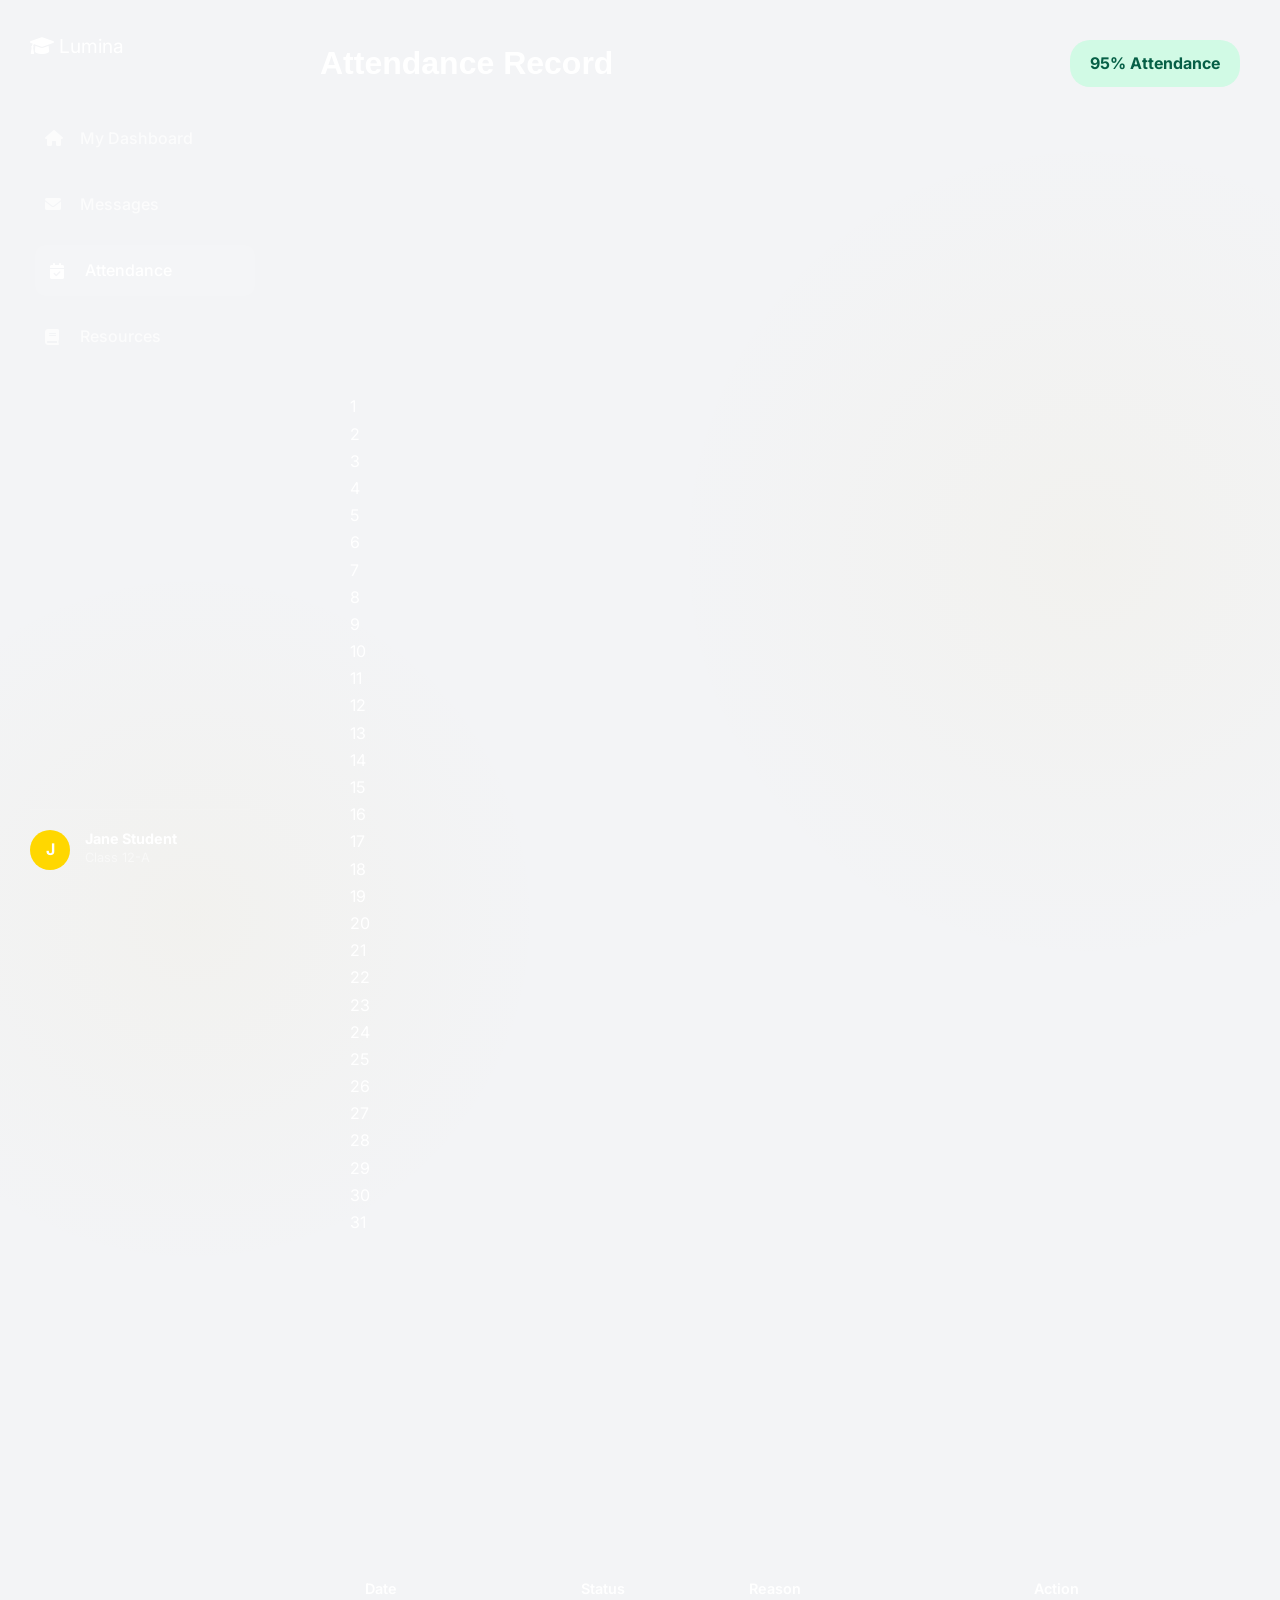
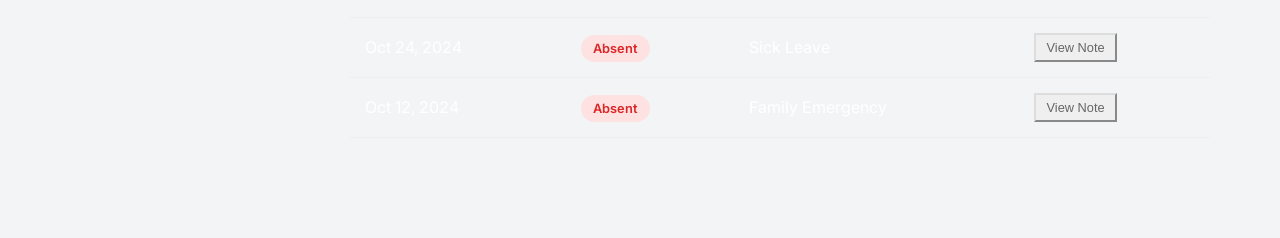
<file: dashboard-attendance.html>
<!DOCTYPE html>
<html lang="en">

<head>
    <meta charset="UTF-8">
    <meta name="viewport" content="width=device-width, initial-scale=1.0">
    <title>Attendance - Lumina Academy</title>
    <link
        href="https://fonts.googleapis.com/css2?family=Inter:wght@400;500;600&family=Playfair Display:wght@600;700&display=swap"
        rel="stylesheet">
    <link rel="stylesheet" href="https://cdnjs.cloudflare.com/ajax/libs/font-awesome/6.0.0/css/all.min.css">
    <link rel="stylesheet" href="style.css">
    <link rel="stylesheet" href="dashboard.css">
</head>

<body class="dashboard-body">

    <aside class="sidebar">
        <a href="index.html" class="logo">
            <i class="fas fa-graduation-cap"></i>
            <span>Lumina</span>
        </a>
        <ul class="sidebar-menu">
            <li><a href="dashboard-student.html"><i class="fas fa-home"></i> <span>My Dashboard</span></a></li>
            <li><a href="dashboard-messages.html"><i class="fas fa-envelope"></i> <span>Messages</span></a></li>
            <li><a href="#" class="active"><i class="fas fa-calendar-check"></i> <span>Attendance</span></a></li>
            <li><a href="dashboard-resources.html"><i class="fas fa-book"></i> <span>Resources</span></a></li>
        </ul>
        <div class="user-profile">
            <div class="user-avatar" style="background-color: #ffd700;">J</div>
            <div class="user-info">
                <h4>Jane Student</h4>
                <p>Class 12-A</p>
            </div>
        </div>
    </aside>

    <main class="main-content">
        <div class="dashboard-header">
            <h1>Attendance Record</h1>
            <div class="stat-badge"
                style="background: #d1fae5; color: #065f46; padding: 10px 20px; border-radius: 20px; font-weight: bold;">
                95% Attendance
            </div>
        </div>

        <div class="dashboard-section">
            <div class="section-title">
                <h2>October 2024</h2>
                <div style="display:flex; gap: 15px; font-size: 0.8rem;">
                    <span style="display:flex; align-items:center; gap:5px;">
                        <div class="day-present" style="width:15px; height:15px;"></div> Present
                    </span>
                    <span style="display:flex; align-items:center; gap:5px;">
                        <div class="day-absent" style="width:15px; height:15px;"></div> Absent
                    </span>
                    <span style="display:flex; align-items:center; gap:5px;">
                        <div class="day-late" style="width:15px; height:15px;"></div> Late
                    </span>
                </div>
            </div>

            <div class="attendance-heatmap">
                <!-- Generating mock days -->
                <script>
                    for (let i = 1; i <= 31; i++) {
                        let status = 'day-present';
                        // Mock random absences
                        if (i === 12 || i === 24) status = 'day-absent';
                        if (i === 5) status = 'day-late';

                        document.write(`<div class="attendance-day ${status}" title="Oct ${i}">${i}</div>`);
                    }
                </script>
            </div>
        </div>

        <div class="dashboard-section">
            <div class="section-title">
                <h2>Absence History</h2>
            </div>
            <table class="table-responsive">
                <thead>
                    <tr>
                        <th>Date</th>
                        <th>Status</th>
                        <th>Reason</th>
                        <th>Action</th>
                    </tr>
                </thead>
                <tbody>
                    <tr>
                        <td>Oct 24, 2024</td>
                        <td><span class="status-badge status-missing">Absent</span></td>
                        <td>Sick Leave</td>
                        <td><button class="btn-outline"
                                style="padding: 5px 10px; font-size: 0.8rem; border-color: #ddd; color: #666;">View
                                Note</button></td>
                    </tr>
                    <tr>
                        <td>Oct 12, 2024</td>
                        <td><span class="status-badge status-missing">Absent</span></td>
                        <td>Family Emergency</td>
                        <td><button class="btn-outline"
                                style="padding: 5px 10px; font-size: 0.8rem; border-color: #ddd; color: #666;">View
                                Note</button></td>
                    </tr>
                </tbody>
            </table>
        </div>

    </main>
</body>

</html>
</file>
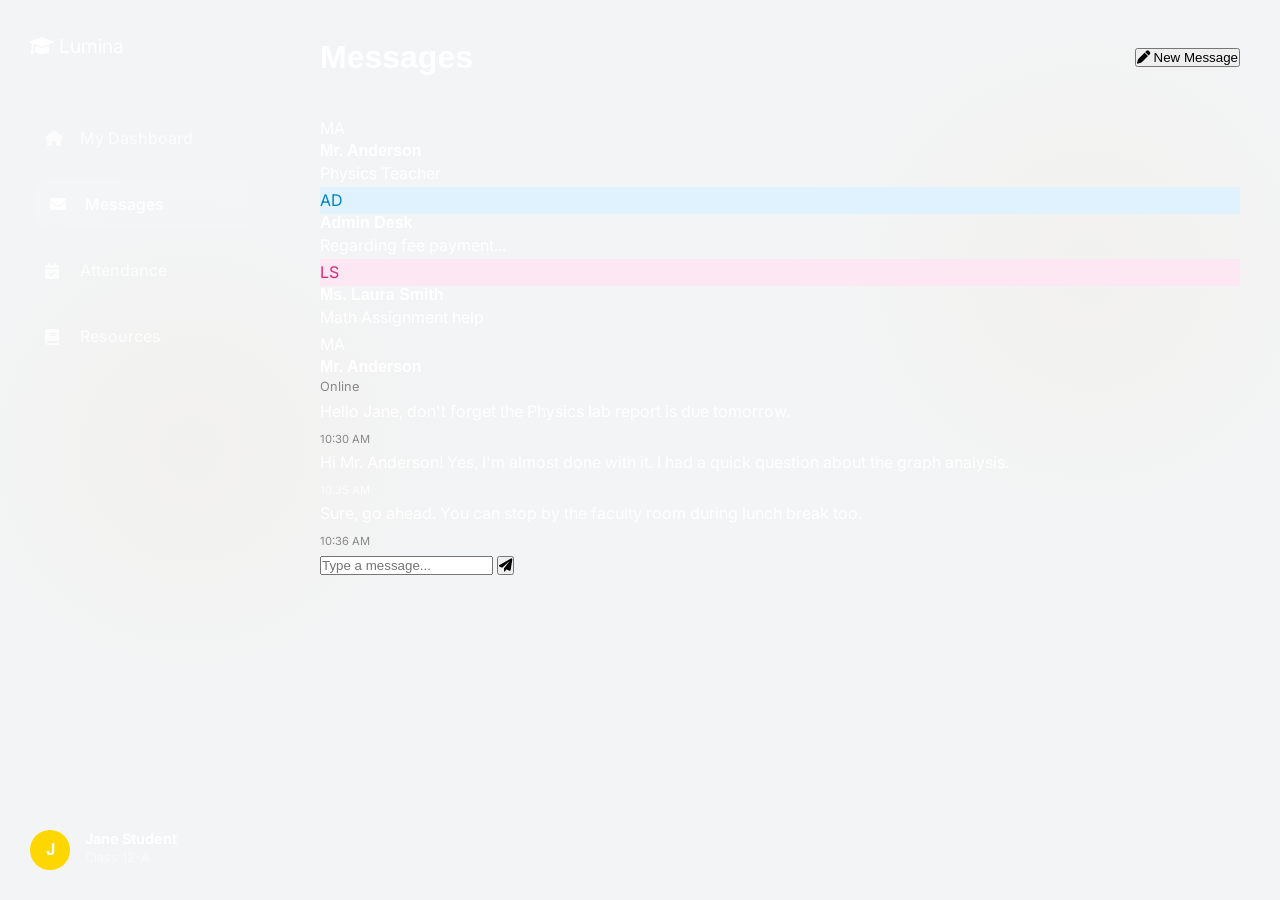
<file: dashboard-messages.html>
<!DOCTYPE html>
<html lang="en">

<head>
    <meta charset="UTF-8">
    <meta name="viewport" content="width=device-width, initial-scale=1.0">
    <title>Messages - Lumina Academy</title>
    <link
        href="https://fonts.googleapis.com/css2?family=Inter:wght@400;500;600&family=Playfair Display:wght@600;700&display=swap"
        rel="stylesheet">
    <link rel="stylesheet" href="https://cdnjs.cloudflare.com/ajax/libs/font-awesome/6.0.0/css/all.min.css">
    <link rel="stylesheet" href="style.css">
    <link rel="stylesheet" href="dashboard.css">
</head>

<body class="dashboard-body">

    <aside class="sidebar">
        <a href="index.html" class="logo">
            <i class="fas fa-graduation-cap"></i>
            <span>Lumina</span>
        </a>
        <ul class="sidebar-menu">
            <li><a href="dashboard-student.html"><i class="fas fa-home"></i> <span>My Dashboard</span></a></li>
            <li><a href="#" class="active"><i class="fas fa-envelope"></i> <span>Messages</span></a></li>
            <li><a href="dashboard-attendance.html"><i class="fas fa-calendar-check"></i> <span>Attendance</span></a>
            </li>
            <li><a href="dashboard-resources.html"><i class="fas fa-book"></i> <span>Resources</span></a></li>
        </ul>
        <div class="user-profile">
            <div class="user-avatar" style="background-color: #ffd700;">J</div>
            <div class="user-info">
                <h4>Jane Student</h4>
                <p>Class 12-A</p>
            </div>
        </div>
    </aside>

    <main class="main-content">
        <div class="dashboard-header">
            <h1>Messages</h1>
            <button class="btn-primary"><i class="fas fa-pen"></i> New Message</button>
        </div>

        <div class="messages-container">
            <!-- Sidebar -->
            <div class="chat-sidebar">
                <div class="chat-user-item active">
                    <div class="chat-user-avatar">MA</div>
                    <div class="chat-user-info">
                        <h4>Mr. Anderson</h4>
                        <p>Physics Teacher</p>
                    </div>
                </div>
                <div class="chat-user-item">
                    <div class="chat-user-avatar" style="background: #e0f2fe; color: #0284c7;">AD</div>
                    <div class="chat-user-info">
                        <h4>Admin Desk</h4>
                        <p>Regarding fee payment...</p>
                    </div>
                </div>
                <div class="chat-user-item">
                    <div class="chat-user-avatar" style="background: #fce7f3; color: #db2777;">LS</div>
                    <div class="chat-user-info">
                        <h4>Ms. Laura Smith</h4>
                        <p>Math Assignment help</p>
                    </div>
                </div>
            </div>

            <!-- Chat Window -->
            <div class="chat-window">
                <div class="chat-header">
                    <div class="chat-user-avatar">MA</div>
                    <div>
                        <h4 style="margin:0;">Mr. Anderson</h4>
                        <p style="margin:0; font-size:0.8rem; color: #888;">Online</p>
                    </div>
                </div>

                <div class="chat-messages" id="chat-feed">
                    <div class="message-bubble message-received">
                        Hello Jane, don't forget the Physics lab report is due tomorrow.
                        <div style="font-size:0.7rem; color:#888; margin-top:5px;">10:30 AM</div>
                    </div>
                    <div class="message-bubble message-sent">
                        Hi Mr. Anderson! Yes, I'm almost done with it. I had a quick question about the graph analysis.
                        <div style="font-size:0.7rem; color:rgba(255,255,255,0.8); margin-top:5px;">10:35 AM</div>
                    </div>
                    <div class="message-bubble message-received">
                        Sure, go ahead. You can stop by the faculty room during lunch break too.
                        <div style="font-size:0.7rem; color:#888; margin-top:5px;">10:36 AM</div>
                    </div>
                </div>

                <div class="chat-input-area">
                    <input type="text" id="msg-input" placeholder="Type a message...">
                    <button onclick="sendMessage()"><i class="fas fa-paper-plane"></i></button>
                </div>
            </div>
        </div>

    </main>

    <script>
        function sendMessage() {
            const input = document.getElementById('msg-input');
            const text = input.value;
            if (text.trim() === '') return;

            const feed = document.getElementById('chat-feed');
            const bubble = document.createElement('div');
            bubble.className = 'message-bubble message-sent';
            bubble.innerHTML = `${text}<div style="font-size:0.7rem; color:rgba(255,255,255,0.8); margin-top:5px;">Just now</div>`;

            feed.appendChild(bubble);
            input.value = '';
            feed.scrollTop = feed.scrollHeight;
        }
    </script>
</body>

</html>
</file>
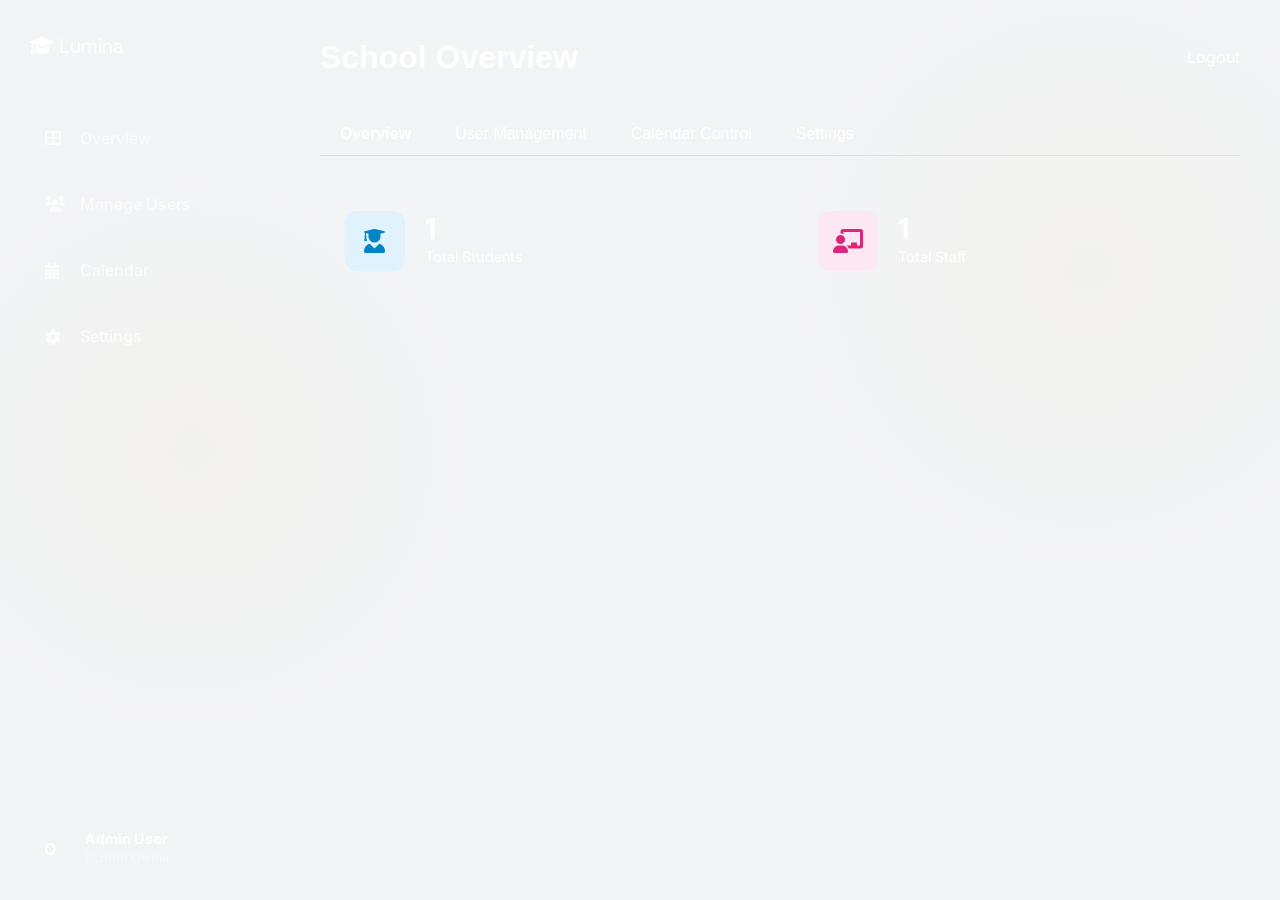
<file: dashboard-owner.html>
<!DOCTYPE html>
<html lang="en">

<head>
    <meta charset="UTF-8">
    <meta name="viewport" content="width=device-width, initial-scale=1.0">
    <title>Owner Dashboard - Lumina Academy</title>
    <link
        href="https://fonts.googleapis.com/css2?family=Inter:wght@400;500;600&family=Playfair Display:wght@600;700&display=swap"
        rel="stylesheet">
    <link rel="stylesheet" href="https://cdnjs.cloudflare.com/ajax/libs/font-awesome/6.0.0/css/all.min.css">
    <link rel="stylesheet" href="style.css">
    <link rel="stylesheet" href="dashboard.css">
</head>

<body class="dashboard-body">

    <!-- Sidebar -->
    <aside class="sidebar">
        <a href="index.html" class="logo">
            <i class="fas fa-graduation-cap"></i>
            <span>Lumina</span>
        </a>

        <ul class="sidebar-menu">
            <li><a href="#" onclick="showTab('overview')"><i class="fas fa-th-large"></i> <span>Overview</span></a></li>
            <li><a href="#" onclick="showTab('users')"><i class="fas fa-users"></i> <span>Manage Users</span></a></li>
            <li><a href="#" onclick="showTab('calendar')"><i class="fas fa-calendar-alt"></i> <span>Calendar</span></a>
            </li>
            <li><a href="#" onclick="showTab('settings')"><i class="fas fa-cog"></i> <span>Settings</span></a></li>
        </ul>

        <div class="user-profile">
            <div class="user-avatar">O</div>
            <div class="user-info">
                <h4>Admin User</h4>
                <p>School Owner</p>
            </div>
        </div>
    </aside>

    <!-- Main Content -->
    <main class="main-content">
        <div class="dashboard-header">
            <h1>School Overview</h1>
            <a href="index.html" class="btn-outline"
                style="color: var(--primary); border-color: var(--primary);">Logout</a>
        </div>

        <!-- Tab Navigation -->
        <div style="margin-bottom:30px; border-bottom:1px solid #ddd;">
            <button class="tab-btn active" onclick="showTab('overview')">Overview</button>
            <button class="tab-btn" onclick="showTab('users')">User Management</button>
            <button class="tab-btn" onclick="showTab('calendar')">Calendar Control</button>
            <button class="tab-btn" onclick="showTab('settings')">Settings</button>
        </div>

        <!-- OVERVIEW TAB -->
        <div id="tab-overview">
            <div class="stats-overview">
                <div class="stat-card">
                    <div class="stat-icon" style="background-color: #e0f2fe; color: #0284c7;">
                        <i class="fas fa-user-graduate"></i>
                    </div>
                    <div class="stat-info">
                        <h3 id="total-students">0</h3>
                        <p>Total Students</p>
                    </div>
                </div>
                <div class="stat-card">
                    <div class="stat-icon" style="background-color: #fce7f3; color: #db2777;">
                        <i class="fas fa-chalkboard-teacher"></i>
                    </div>
                    <div class="stat-info">
                        <h3 id="total-staff">0</h3>
                        <p>Total Staff</p>
                    </div>
                </div>
            </div>
        </div>

        <!-- USERS TAB -->
        <div id="tab-users" style="display:none;">
            <div class="dashboard-section">
                <div class="section-title">
                    <h2>Manage Users</h2>
                    <button class="btn-primary" onclick="alert('Use Login Page to Register new users for now!')"><i
                            class="fas fa-plus"></i> Add User</button>
                </div>
                <table class="table-responsive">
                    <thead>
                        <tr>
                            <th>Name</th>
                            <th>Username</th>
                            <th>Role</th>
                            <th>Action</th>
                        </tr>
                    </thead>
                    <tbody id="users-table-body">
                        <!-- Populated by JS -->
                    </tbody>
                </table>
            </div>
        </div>

        <!-- CALENDAR TAB -->
        <div id="tab-calendar" style="display:none;">
            <div class="dashboard-section">
                <div class="section-title">
                    <h2>Add Calendar Event</h2>
                </div>
                <form class="dashboard-form" onsubmit="handleAddEvent(event)">
                    <div>
                        <label>Event Title</label>
                        <input type="text" id="evt-title" required>
                    </div>
                    <div>
                        <label>Category (Tag)</label>
                        <select id="evt-tag">
                            <option>Sports</option>
                            <option>Academic</option>
                            <option>Arts</option>
                            <option>Exam</option>
                            <option>Holiday</option>
                        </select>
                    </div>
                    <div>
                        <label>Date (Day)</label>
                        <input type="number" id="evt-day" min="1" max="31" placeholder="e.g. 25" required>
                    </div>
                    <div>
                        <label>Month (Short)</label>
                        <input type="text" id="evt-month" placeholder="e.g. NOV" required>
                    </div>
                    <div>
                        <label>Time</label>
                        <input type="text" id="evt-time" placeholder="e.g. 10:00 AM">
                    </div>
                    <div>
                        <label>Location</label>
                        <input type="text" id="evt-loc" placeholder="e.g. Auditorium">
                    </div>
                    <button type="submit" class="btn-primary">Add to Calendar</button>
                </form>
            </div>
        </div>

        <!-- SETTINGS TAB -->
        <div id="tab-settings" style="display:none;">
            <div class="dashboard-section">
                <div class="section-title">
                    <h2>Website Settings</h2>
                </div>
                <form class="dashboard-form" onsubmit="handleSaveSettings(event)">
                    <div>
                        <label>School Name</label>
                        <input type="text" id="set-name" required>
                    </div>
                    <div>
                        <label>Global Announcement (Banner)</label>
                        <input type="text" id="set-announce">
                    </div>
                    <button type="submit" class="btn-primary">Save Changes</button>
                    <p id="settings-msg" style="color: green; display: none; margin-top: 10px;">Settings Saved!</p>
                </form>
            </div>

            <div class="dashboard-section">
                <div class="section-title">
                    <h2>Danger Zone</h2>
                </div>
                <button class="btn-outline" style="border-color: red; color: red;"
                    onclick="if(confirm('Clear all data?')) { localStorage.clear(); location.reload(); }">Reset Entire
                    System</button>
            </div>
        </div>

    </main>

    <!-- Edit User Modal -->
    <div id="edit-user-modal"
        style="display:none; position:fixed; top:0; left:0; width:100%; height:100%; background:rgba(0,0,0,0.5); align-items:center; justify-content:center; z-index:2000;">
        <div class="login-card" style="max-width:400px; position:relative;">
            <span onclick="document.getElementById('edit-user-modal').style.display='none'"
                style="position:absolute; right:20px; top:20px; cursor:pointer; font-size:1.5rem;">&times;</span>
            <h3 style="margin-bottom:20px;">Edit User</h3>
            <form onsubmit="handleEditUser(event)">
                <input type="hidden" id="edit-original-user">
                <div class="form-group">
                    <label>Full Name</label>
                    <input type="text" id="edit-name" required>
                </div>
                <div class="form-group">
                    <label>Username</label>
                    <input type="text" id="edit-user" required>
                </div>
                <div class="form-group">
                    <label>New Password (leave blank to keep current)</label>
                    <input type="text" id="edit-pass" placeholder="New Password">
                </div>
                <div class="form-group">
                    <label>Role</label>
                    <select id="edit-role" style="width:100%; padding:10px; border-radius:8px; border:1px solid #ddd;">
                        <option value="student">Student</option>
                        <option value="staff">Staff</option>
                        <option value="owner">Owner</option>
                    </select>
                </div>
                <button type="submit" class="btn-primary btn-block">Update User</button>
            </form>
        </div>
    </div>

    <style>
        .tab-btn {
            background: none;
            border: none;
            padding: 10px 20px;
            font-size: 1rem;
            cursor: pointer;
            border-bottom: 2px solid transparent;
            color: var(--text-light);
            transition: all 0.3s;
        }

        .tab-btn:hover {
            background-color: #f3f4f6;
        }

        .tab-btn.active {
            color: var(--primary);
            border-bottom: 2px solid var(--primary);
            font-weight: 600;
        }
    </style>

    <script src="mock-db.js"></script>
    <script>
        // Init Dashboard
        function initDash() {
            const users = DB.getUsers();

            // Stats
            document.getElementById('total-students').textContent = users.filter(u => u.role === 'student').length;
            document.getElementById('total-staff').textContent = users.filter(u => u.role === 'staff').length;

            // Users Table
            const tbody = document.getElementById('users-table-body');
            tbody.innerHTML = '';
            users.forEach(u => {
                const tr = document.createElement('tr');
                tr.innerHTML = `
                    <td>${u.name || 'N/A'}</td>
                    <td>${u.username}</td>
                    <td><span class="status-badge ${u.role === 'owner' ? 'status-completed' : 'status-pending'}">${u.role}</span></td>
                    <td>
                        <button onclick="openEditUser('${u.username}')" style="color:var(--primary); background:none; border:none; cursor:pointer; margin-right:10px;">Edit</button>
                        ${u.username !== 'Anees' ? `<button onclick="deleteUser('${u.username}')" style="color:red; background:none; border:none; cursor:pointer;">Delete</button>` : ''}
                    </td>
                `;
                tbody.appendChild(tr);
            });

            // Init Settings
            const settings = DB.getSettings();
            if (settings && document.getElementById('set-name')) {
                document.getElementById('set-name').value = settings.schoolName || '';
                document.getElementById('set-announce').value = settings.announcement || '';
            }
        }

        function deleteUser(username) {
            if (confirm('Delete this user?')) {
                DB.deleteUser(username);
                initDash();
            }
        }

        function openEditUser(username) {
            const users = DB.getUsers();
            const user = users.find(u => u.username === username);
            if (user) {
                document.getElementById('edit-original-user').value = user.username;
                document.getElementById('edit-name').value = user.name || '';
                document.getElementById('edit-user').value = user.username;
                document.getElementById('edit-pass').value = ''; // Don't show password
                document.getElementById('edit-role').value = user.role;
                document.getElementById('edit-user-modal').style.display = 'flex';
            }
        }

        function handleEditUser(e) {
            e.preventDefault();
            const originalUser = document.getElementById('edit-original-user').value;
            const newData = {
                name: document.getElementById('edit-name').value,
                username: document.getElementById('edit-user').value,
                role: document.getElementById('edit-role').value
            };

            const newPass = document.getElementById('edit-pass').value;
            if (newPass.trim() !== '') {
                newData.password = newPass;
            }

            const res = DB.updateUser(originalUser, newData);
            alert(res.message);
            if (res.success) {
                document.getElementById('edit-user-modal').style.display = 'none';
                initDash();
            }
        }

        function handleSaveSettings(e) {
            e.preventDefault();
            const settings = {
                schoolName: document.getElementById('set-name').value,
                announcement: document.getElementById('set-announce').value
            };
            DB.saveSettings(settings);

            const msg = document.getElementById('settings-msg');
            msg.style.display = 'block';
            setTimeout(() => msg.style.display = 'none', 2000);
        }

        function handleAddEvent(e) {
            e.preventDefault();
            const event = {
                title: document.getElementById('evt-title').value,
                tag: document.getElementById('evt-tag').value,
                day: document.getElementById('evt-day').value,
                month: document.getElementById('evt-month').value,
                time: document.getElementById('evt-time').value,
                location: document.getElementById('evt-loc').value
            };
            DB.addEvent(event);
            alert('Event added!');
            e.target.reset();
        }

        function showTab(tabName) {
            ['overview', 'users', 'calendar', 'settings'].forEach(t => {
                const el = document.getElementById('tab-' + t);
                if (el) el.style.display = (t === tabName) ? 'block' : 'none';
            });
            document.querySelectorAll('.tab-btn').forEach(b => b.classList.remove('active'));
            event.target.classList.add('active');
        }

        initDash();
    </script>
</body>

</html>
</file>
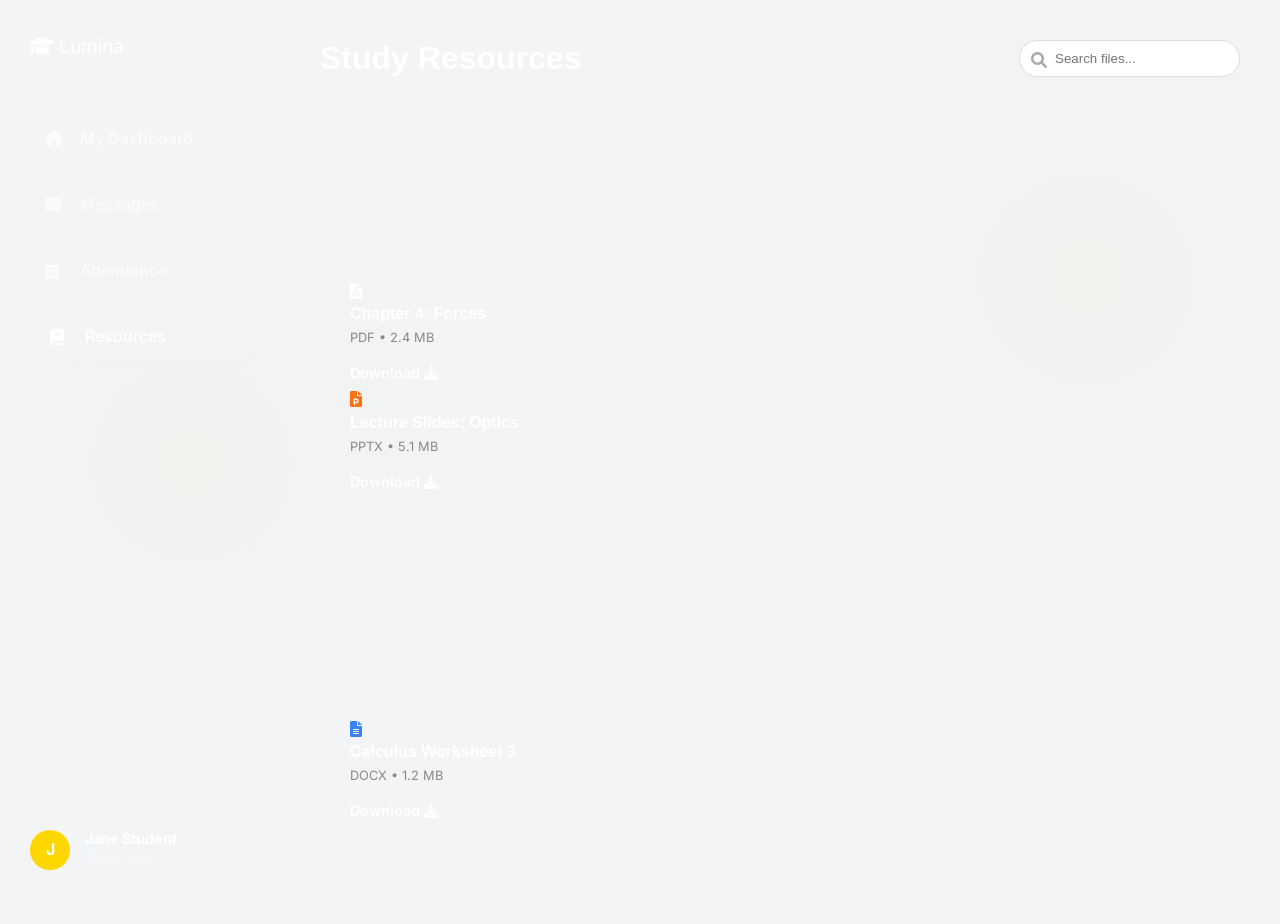
<file: dashboard-resources.html>
<!DOCTYPE html>
<html lang="en">

<head>
    <meta charset="UTF-8">
    <meta name="viewport" content="width=device-width, initial-scale=1.0">
    <title>Resources - Lumina Academy</title>
    <link
        href="https://fonts.googleapis.com/css2?family=Inter:wght@400;500;600&family=Playfair Display:wght@600;700&display=swap"
        rel="stylesheet">
    <link rel="stylesheet" href="https://cdnjs.cloudflare.com/ajax/libs/font-awesome/6.0.0/css/all.min.css">
    <link rel="stylesheet" href="style.css">
    <link rel="stylesheet" href="dashboard.css">
</head>

<body class="dashboard-body">

    <aside class="sidebar">
        <a href="index.html" class="logo">
            <i class="fas fa-graduation-cap"></i>
            <span>Lumina</span>
        </a>
        <ul class="sidebar-menu">
            <li><a href="dashboard-student.html"><i class="fas fa-home"></i> <span>My Dashboard</span></a></li>
            <li><a href="dashboard-messages.html"><i class="fas fa-envelope"></i> <span>Messages</span></a></li>
            <li><a href="dashboard-attendance.html"><i class="fas fa-calendar-check"></i> <span>Attendance</span></a>
            </li>
            <li><a href="#" class="active"><i class="fas fa-book"></i> <span>Resources</span></a></li>
        </ul>
        <div class="user-profile">
            <div class="user-avatar" style="background-color: #ffd700;">J</div>
            <div class="user-info">
                <h4>Jane Student</h4>
                <p>Class 12-A</p>
            </div>
        </div>
    </aside>

    <main class="main-content">
        <div class="dashboard-header">
            <h1>Study Resources</h1>
            <div style="position: relative;">
                <input type="text" placeholder="Search files..."
                    style="padding: 10px 15px; border-radius: 50px; border: 1px solid #ddd; padding-left: 35px;">
                <i class="fas fa-search" style="position: absolute; left: 12px; top: 12px; color: #aaa;"></i>
            </div>
        </div>

        <div class="dashboard-section">
            <div class="section-title">
                <h2>Physics</h2>
            </div>
            <div class="resources-grid">
                <div class="resource-card">
                    <div class="resource-icon"><i class="fas fa-file-pdf"></i></div>
                    <div>
                        <h4 style="margin-bottom: 5px;">Chapter 4: Forces</h4>
                        <p style="font-size: 0.8rem; color: #888; margin-bottom: 10px;">PDF • 2.4 MB</p>
                        <a href="#" style="color: var(--primary); font-weight: 600; font-size: 0.9rem;">Download <i
                                class="fas fa-download"></i></a>
                    </div>
                </div>
                <div class="resource-card">
                    <div class="resource-icon"><i class="fas fa-file-powerpoint" style="color: #f97316;"></i></div>
                    <div>
                        <h4 style="margin-bottom: 5px;">Lecture Slides: Optics</h4>
                        <p style="font-size: 0.8rem; color: #888; margin-bottom: 10px;">PPTX • 5.1 MB</p>
                        <a href="#" style="color: var(--primary); font-weight: 600; font-size: 0.9rem;">Download <i
                                class="fas fa-download"></i></a>
                    </div>
                </div>
            </div>
        </div>

        <div class="dashboard-section">
            <div class="section-title">
                <h2>Mathematics</h2>
            </div>
            <div class="resources-grid">
                <div class="resource-card">
                    <div class="resource-icon"><i class="fas fa-file-alt" style="color: #3b82f6;"></i></div>
                    <div>
                        <h4 style="margin-bottom: 5px;">Calculus Worksheet 3</h4>
                        <p style="font-size: 0.8rem; color: #888; margin-bottom: 10px;">DOCX • 1.2 MB</p>
                        <a href="#" style="color: var(--primary); font-weight: 600; font-size: 0.9rem;">Download <i
                                class="fas fa-download"></i></a>
                    </div>
                </div>
            </div>
        </div>

    </main>
</body>

</html>
</file>
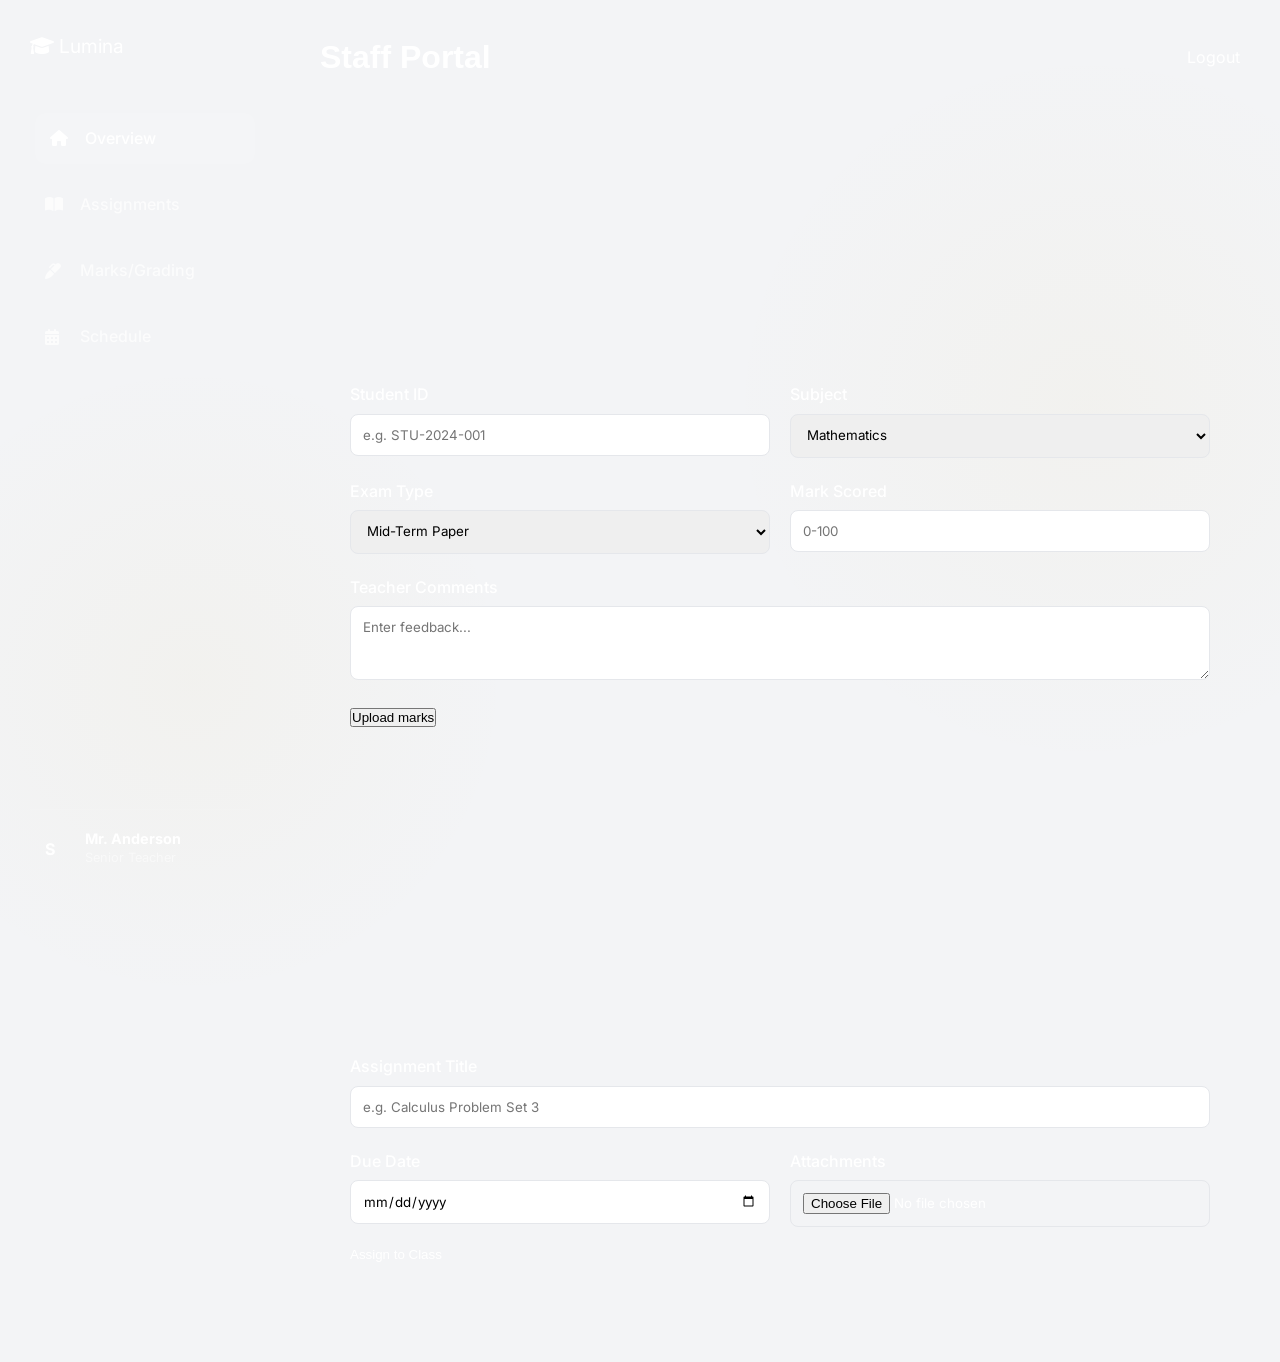
<file: dashboard-staff.html>
<!DOCTYPE html>
<html lang="en">

<head>
    <meta charset="UTF-8">
    <meta name="viewport" content="width=device-width, initial-scale=1.0">
    <title>Staff Dashboard - Lumina Academy</title>
    <link
        href="https://fonts.googleapis.com/css2?family=Inter:wght@400;500;600&family=Playfair Display:wght@600;700&display=swap"
        rel="stylesheet">
    <link rel="stylesheet" href="https://cdnjs.cloudflare.com/ajax/libs/font-awesome/6.0.0/css/all.min.css">
    <link rel="stylesheet" href="style.css">
    <link rel="stylesheet" href="dashboard.css">
</head>

<body class="dashboard-body">

    <aside class="sidebar">
        <a href="index.html" class="logo">
            <i class="fas fa-graduation-cap"></i>
            <span>Lumina</span>
        </a>
        <ul class="sidebar-menu">
            <li><a href="#" class="active"><i class="fas fa-home"></i> <span>Overview</span></a></li>
            <li><a href="#"><i class="fas fa-book-open"></i> <span>Assignments</span></a></li>
            <li><a href="#"><i class="fas fa-marker"></i> <span>Marks/Grading</span></a></li>
            <li><a href="#"><i class="fas fa-calendar-alt"></i> <span>Schedule</span></a></li>
        </ul>
        <div class="user-profile">
            <div class="user-avatar">S</div>
            <div class="user-info">
                <h4>Mr. Anderson</h4>
                <p>Senior Teacher</p>
            </div>
        </div>
    </aside>

    <main class="main-content">
        <div class="dashboard-header">
            <h1>Staff Portal</h1>
            <a href="index.html" class="btn-outline"
                style="color: var(--primary); border-color: var(--primary);">Logout</a>
        </div>

        <!-- Grading Tool -->
        <div class="dashboard-section">
            <div class="section-title">
                <h2>Upload Exam Result</h2>
            </div>
            <form class="dashboard-form" onsubmit="event.preventDefault(); alert('Result Uploaded Successfully!');">
                <div>
                    <label style="display:block; margin-bottom:5px; font-weight:500;">Student ID</label>
                    <input type="text" placeholder="e.g. STU-2024-001">
                </div>
                <div>
                    <label style="display:block; margin-bottom:5px; font-weight:500;">Subject</label>
                    <select>
                        <option>Mathematics</option>
                        <option>Physics</option>
                        <option>Literature</option>
                    </select>
                </div>
                <div>
                    <label style="display:block; margin-bottom:5px; font-weight:500;">Exam Type</label>
                    <select>
                        <option>Mid-Term Paper</option>
                        <option>Final Exam</option>
                        <option>Quiz</option>
                    </select>
                </div>
                <div>
                    <label style="display:block; margin-bottom:5px; font-weight:500;">Mark Scored</label>
                    <input type="number" placeholder="0-100">
                </div>
                <div class="full-width">
                    <label style="display:block; margin-bottom:5px; font-weight:500;">Teacher Comments</label>
                    <textarea rows="3" placeholder="Enter feedback..."></textarea>
                </div>
                <button type="submit" class="btn-primary">Upload marks</button>
            </form>
        </div>

        <!-- Create Assignment -->
        <div class="dashboard-section">
            <div class="section-title">
                <h2>Create New Assignment</h2>
            </div>
            <form class="dashboard-form" onsubmit="event.preventDefault(); alert('Assignment Created!');">
                <div class="full-width">
                    <label style="display:block; margin-bottom:5px; font-weight:500;">Assignment Title</label>
                    <input type="text" placeholder="e.g. Calculus Problem Set 3">
                </div>
                <div>
                    <label style="display:block; margin-bottom:5px; font-weight:500;">Due Date</label>
                    <input type="date">
                </div>
                <div>
                    <label style="display:block; margin-bottom:5px; font-weight:500;">Attachments</label>
                    <input type="file">
                </div>
                <button type="submit" class="btn-outline"
                    style="background: var(--primary); color: white; border: none;">Assign to Class</button>
            </form>
        </div>

    </main>
</body>

</html>
</file>
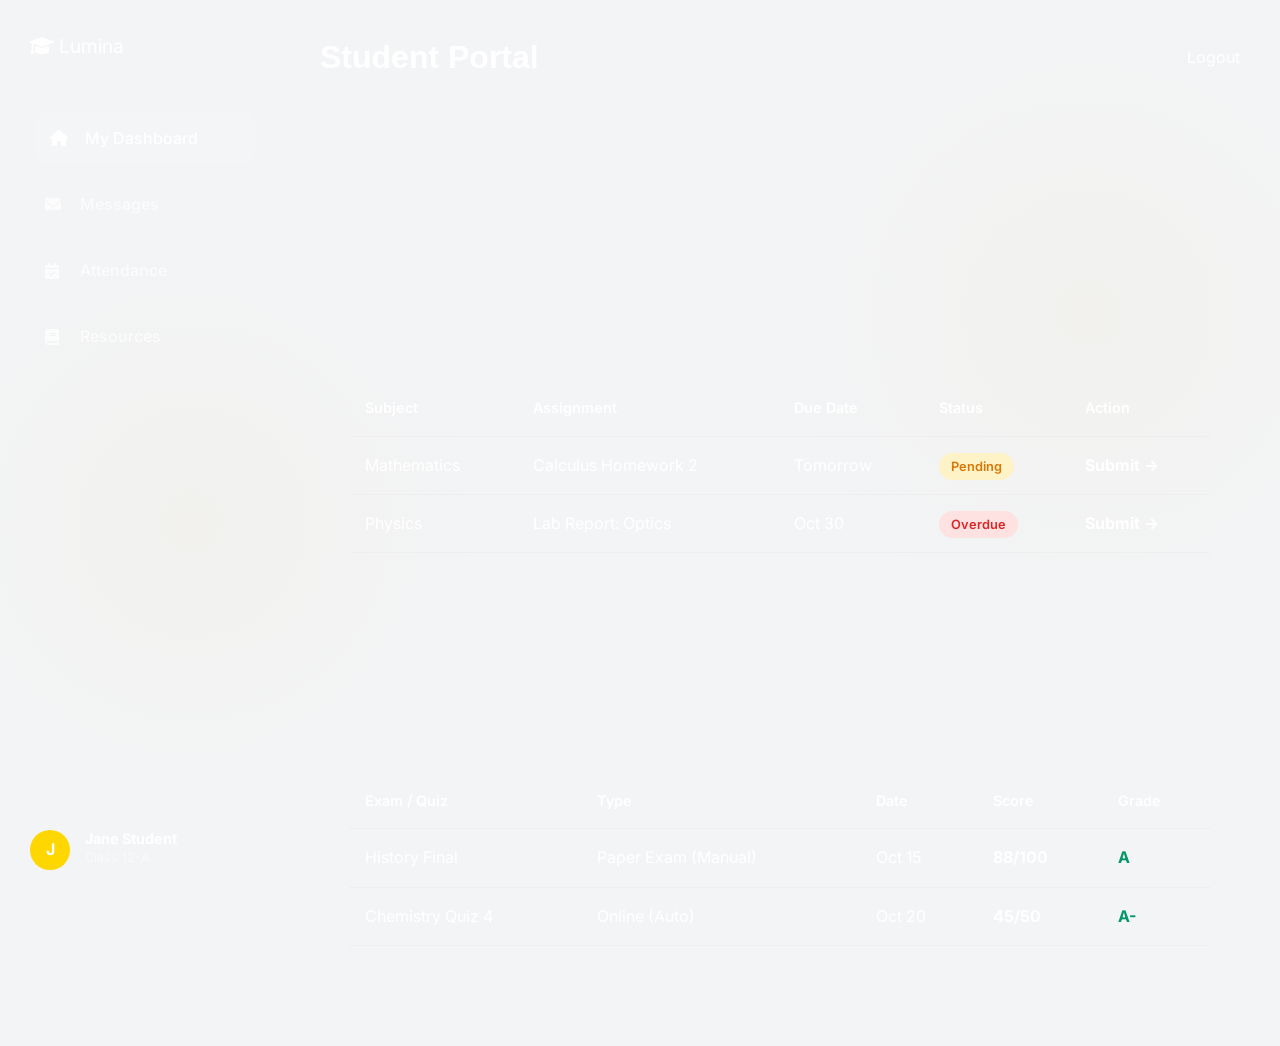
<file: dashboard-student.html>
<!DOCTYPE html>
<html lang="en">

<head>
    <meta charset="UTF-8">
    <meta name="viewport" content="width=device-width, initial-scale=1.0">
    <title>Student Dashboard - Lumina Academy</title>
    <link
        href="https://fonts.googleapis.com/css2?family=Inter:wght@400;500;600&family=Playfair Display:wght@600;700&display=swap"
        rel="stylesheet">
    <link rel="stylesheet" href="https://cdnjs.cloudflare.com/ajax/libs/font-awesome/6.0.0/css/all.min.css">
    <link rel="stylesheet" href="style.css">
    <link rel="stylesheet" href="dashboard.css">
</head>

<body class="dashboard-body">

    <aside class="sidebar">
        <a href="index.html" class="logo">
            <i class="fas fa-graduation-cap"></i>
            <span>Lumina</span>
        </a>
        <ul class="sidebar-menu">
            <li><a href="#" class="active"><i class="fas fa-home"></i> <span>My Dashboard</span></a></li>
            <li><a href="dashboard-messages.html"><i class="fas fa-envelope"></i> <span>Messages</span></a></li>
            <li><a href="dashboard-attendance.html"><i class="fas fa-calendar-check"></i> <span>Attendance</span></a>
            </li>
            <li><a href="dashboard-resources.html"><i class="fas fa-book"></i> <span>Resources</span></a></li>
        </ul>
        <div class="user-profile">
            <div class="user-avatar" style="background-color: #ffd700;">J</div>
            <div class="user-info">
                <h4>Jane Student</h4>
                <p>Class 12-A</p>
            </div>
        </div>
    </aside>

    <main class="main-content">
        <div class="dashboard-header">
            <h1>Student Portal</h1>
            <a href="index.html" class="btn-outline"
                style="color: var(--primary); border-color: var(--primary);">Logout</a>
        </div>

        <!-- Assignments Area -->
        <div class="dashboard-section">
            <div class="section-title">
                <h2>Pending Assignments</h2>
            </div>
            <table class="table-responsive">
                <thead>
                    <tr>
                        <th>Subject</th>
                        <th>Assignment</th>
                        <th>Due Date</th>
                        <th>Status</th>
                        <th>Action</th>
                    </tr>
                </thead>
                <tbody>
                    <tr>
                        <td>Mathematics</td>
                        <td>Calculus Homework 2</td>
                        <td>Tomorrow</td>
                        <td><span class="status-badge status-pending">Pending</span></td>
                        <td><a href="#" style="color: var(--accent); font-weight: bold;">Submit &rarr;</a></td>
                    </tr>
                    <tr>
                        <td>Physics</td>
                        <td>Lab Report: Optics</td>
                        <td>Oct 30</td>
                        <td><span class="status-badge status-missing">Overdue</span></td>
                        <td><a href="#" style="color: var(--accent); font-weight: bold;">Submit &rarr;</a></td>
                    </tr>
                </tbody>
            </table>
        </div>

        <!-- Exams & Marks -->
        <div class="dashboard-section">
            <div class="section-title">
                <h2>Exam Results</h2>
            </div>
            <table class="table-responsive">
                <thead>
                    <tr>
                        <th>Exam / Quiz</th>
                        <th>Type</th>
                        <th>Date</th>
                        <th>Score</th>
                        <th>Grade</th>
                    </tr>
                </thead>
                <tbody>
                    <tr>
                        <td>History Final</td>
                        <td>Paper Exam (Manual)</td>
                        <td>Oct 15</td>
                        <td><strong>88/100</strong></td>
                        <td><span style="color: #059669; font-weight: bold;">A</span></td>
                    </tr>
                    <tr>
                        <td>Chemistry Quiz 4</td>
                        <td>Online (Auto)</td>
                        <td>Oct 20</td>
                        <td><strong>45/50</strong></td>
                        <td><span style="color: #059669; font-weight: bold;">A-</span></td>
                    </tr>
                </tbody>
            </table>
        </div>

    </main>
</body>

</html>
</file>
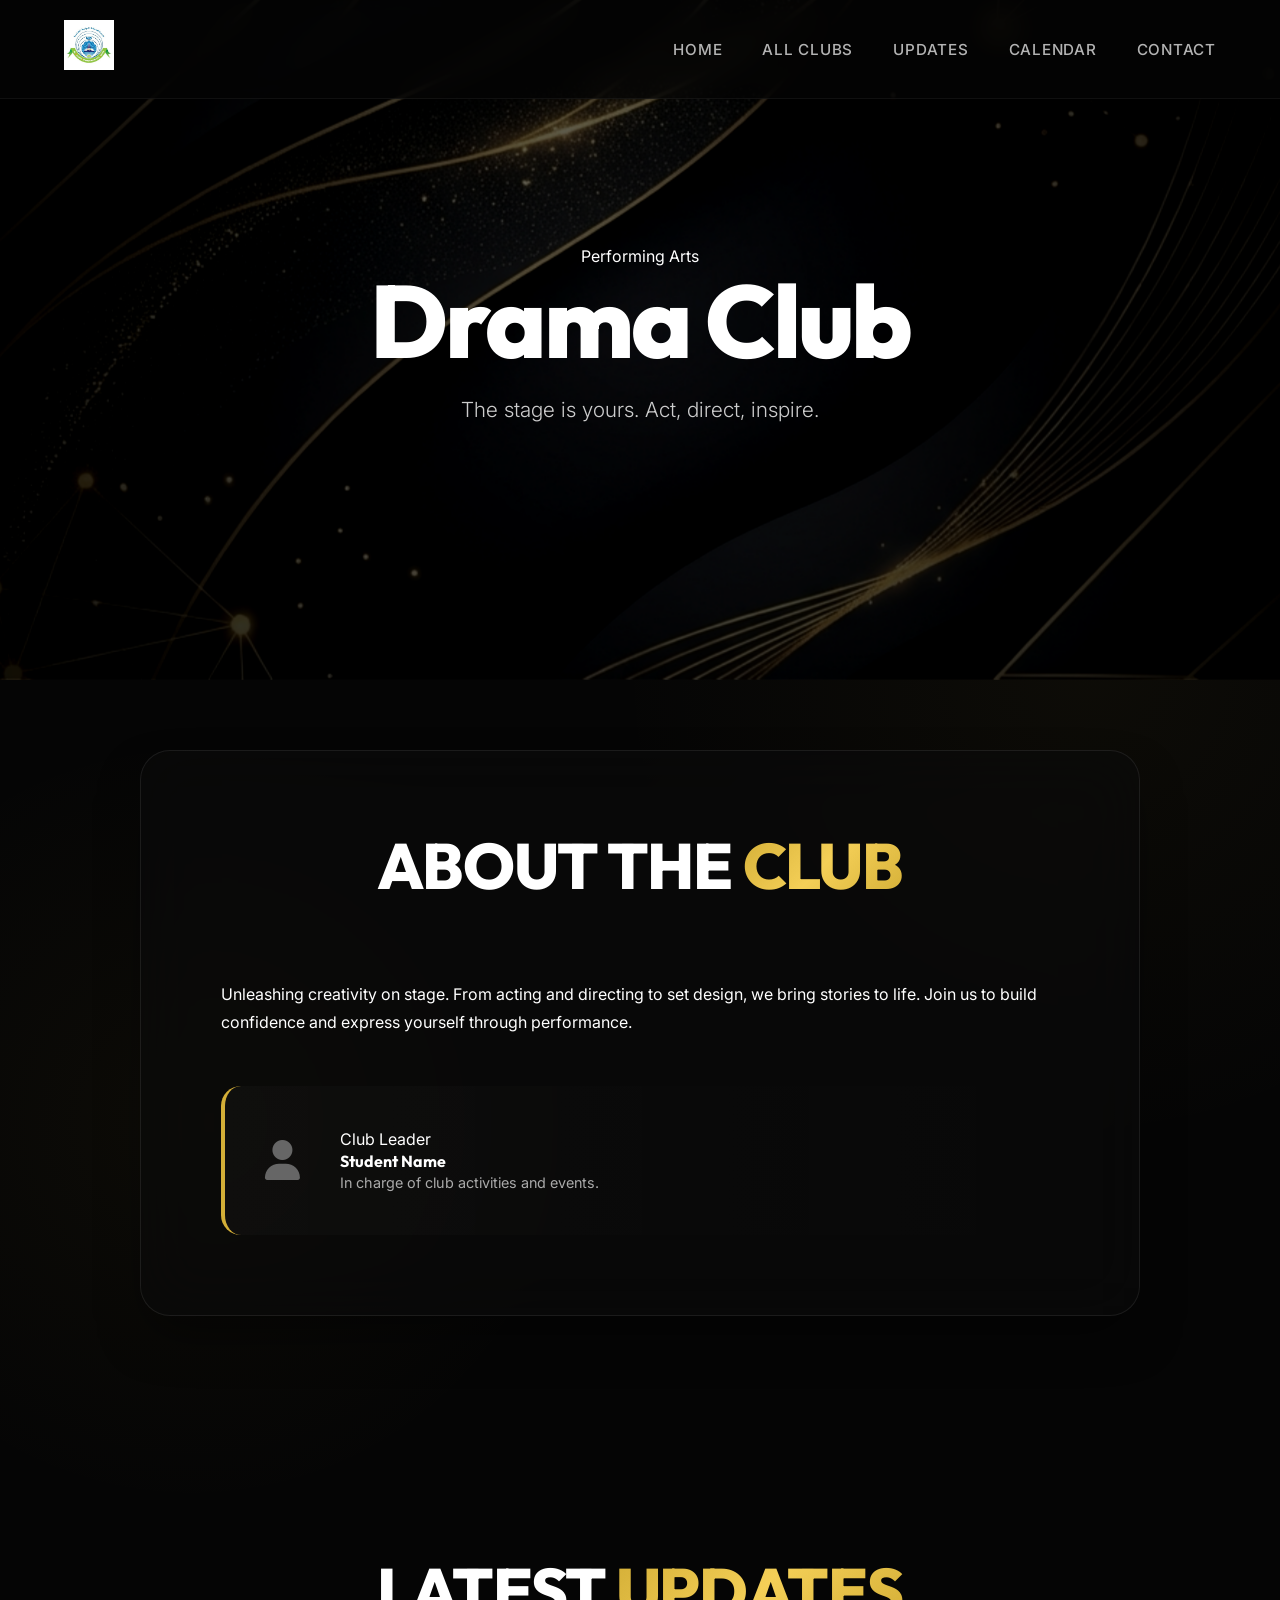
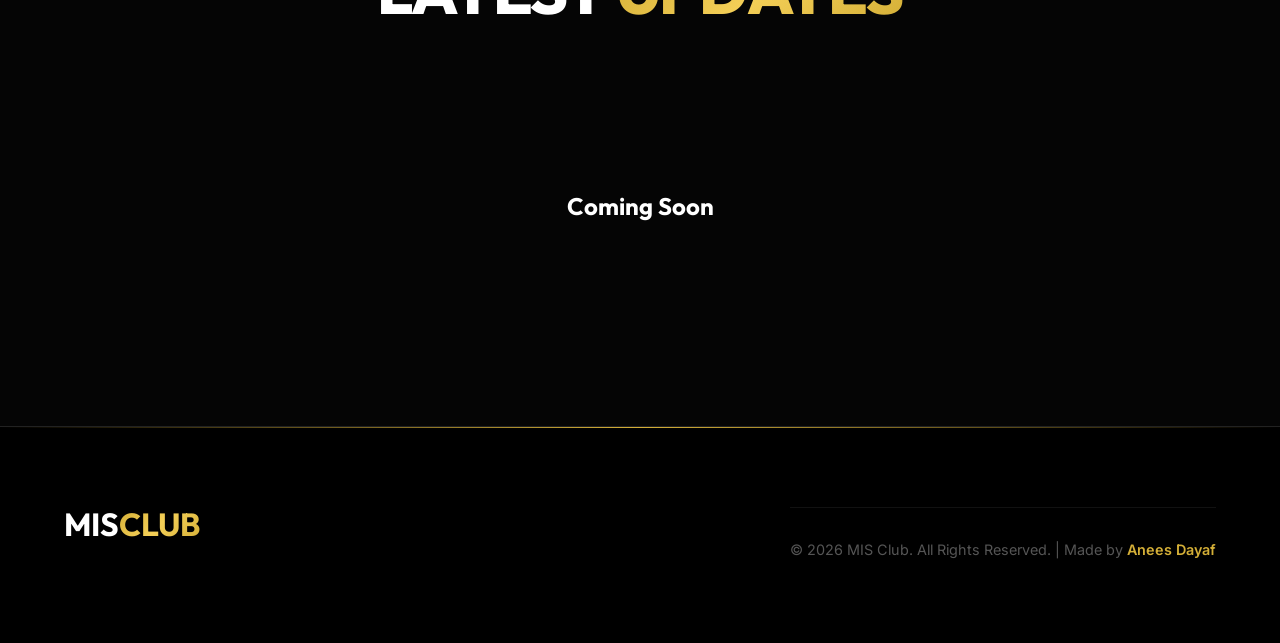
<file: drama.html>
﻿<!DOCTYPE html>
<html lang="en">

<head>
    <meta charset="UTF-8">
    <meta name="viewport" content="width=device-width, initial-scale=1.0">
    <title>MIS Club | Drama</title> <!-- Replace 'Club Name' -->

    <!-- Google Fonts -->
    <link rel="preconnect" href="https://fonts.googleapis.com">
    <link rel="preconnect" href="https://fonts.gstatic.com" crossorigin>
    <link
        href="https://fonts.googleapis.com/css2?family=Inter:wght@300;400;600;800&family=Outfit:wght@300;500;700;900&display=swap"
        rel="stylesheet">

    <!-- CSS (Adjusted path) -->
    <link rel="stylesheet" href="style.css">

    <!-- Font Awesome -->
    <link rel="stylesheet" href="https://cdnjs.cloudflare.com/ajax/libs/font-awesome/6.4.0/css/all.min.css">
</head>

<body>

    <!-- Navigation -->
    <nav class="navbar" id="navbar">
        <div class="logo">
            <a href="index.html" style="text-decoration:none; color:inherit;">
                <span class="logo-text"><img src="logo.png" alt="MIS Club Logo" style="height: 50px;"></span>
            </a>
        </div>
        <ul class="nav-links">
            <li><a href="index.html">Home</a></li>
            <li><a href="index.html#clubs">All Clubs</a></li>
            <li><a href="#feed">Updates</a></li>
            <li><a href="index.html#events">Calendar</a></li>
            <li><a href="#contact">Contact</a></li>
        </ul>
        <div class="burger">
            <div class="line1"></div>
            <div class="line2"></div>
            <div class="line3"></div>
        </div>
    </nav>

    <!-- Club Hero Section -->
    <!-- 'club-hero-bg' class will be specific to each club for the background image -->
    <header class="club-hero">
        <div class="hero-overlay"></div>
        <div class="hero-content">
            <span class="club-tag fade-in-up">Performing Arts</span>
            <h1 class="fade-in-up delay-1">Drama Club</h1> <!-- Replace -->
            <p class="fade-in-up delay-2">The stage is yours. Act, direct, inspire.</p>

        </div>
    </header>

    <!-- Main Content -->
    <section class="club-details section-padding">
        <div class="container">
            <div class="glass-panel">
                <h2 class="section-title">About the <span class="gold-text">Club</span></h2>
                <div class="details-content">
                    <p>Unleashing creativity on stage. From acting and directing to set design, we bring stories to
                        life. Join us to build confidence and express yourself through performance.</p>

                    <!-- Club Leader Section -->
                    <div class="club-leader-card">
                        <div class="club-leader-avatar">
                            <i class="fa-solid fa-user"
                                style="width:100%; height:100%; display:flex; align-items:center; justify-content:center; font-size:2.5rem; color:#666;"></i>
                        </div>
                        <div class="club-leader-info">
                            <span class="club-leader-role">Club Leader</span>
                            <h4>Student Name</h4>
                            <p style="font-size:0.9rem; color:#aaa; margin:0;">In charge of club activities and events.
                            </p>
                        </div>
                    </div>
                </div>
            </div>
        </div>
    </section>

    <!-- Instagram Feed Section -->
    <section id="feed" class="insta-section section-padding">
        <div class="container">
            <div class="insta-header">
                <h2 class="section-title">Latest <span class="gold-text">Updates</span></h2>

            </div>

            <div class="insta-grid"
                style="display: flex; justify-content: center; align-items: center; min-height: 200px;">
                <h3 style="color: var(--text-light); font-size: 1.5rem; width: 100%; text-align: center;">Coming Soon
                </h3>
            </div>
        </div>
    </section>

    <!-- Footer -->
    <footer id="contact" class="footer">
        <div class="container">
            <div class="footer-content">
                <div class="footer-logo">
                    <h2>MIS<span class="gold-text">CLUB</span></h2>
                </div>
                <div class="footer-bottom">
                    <p>&copy; 2026 MIS Club. All Rights Reserved. | Made by <span
                            style="color:var(--accent-gold); font-weight:600;">Anees Dayaf</span></p>
                </div>
            </div>
        </div>
    </footer>

    <script src="script.js"></script>
</body>

</html>
</file>
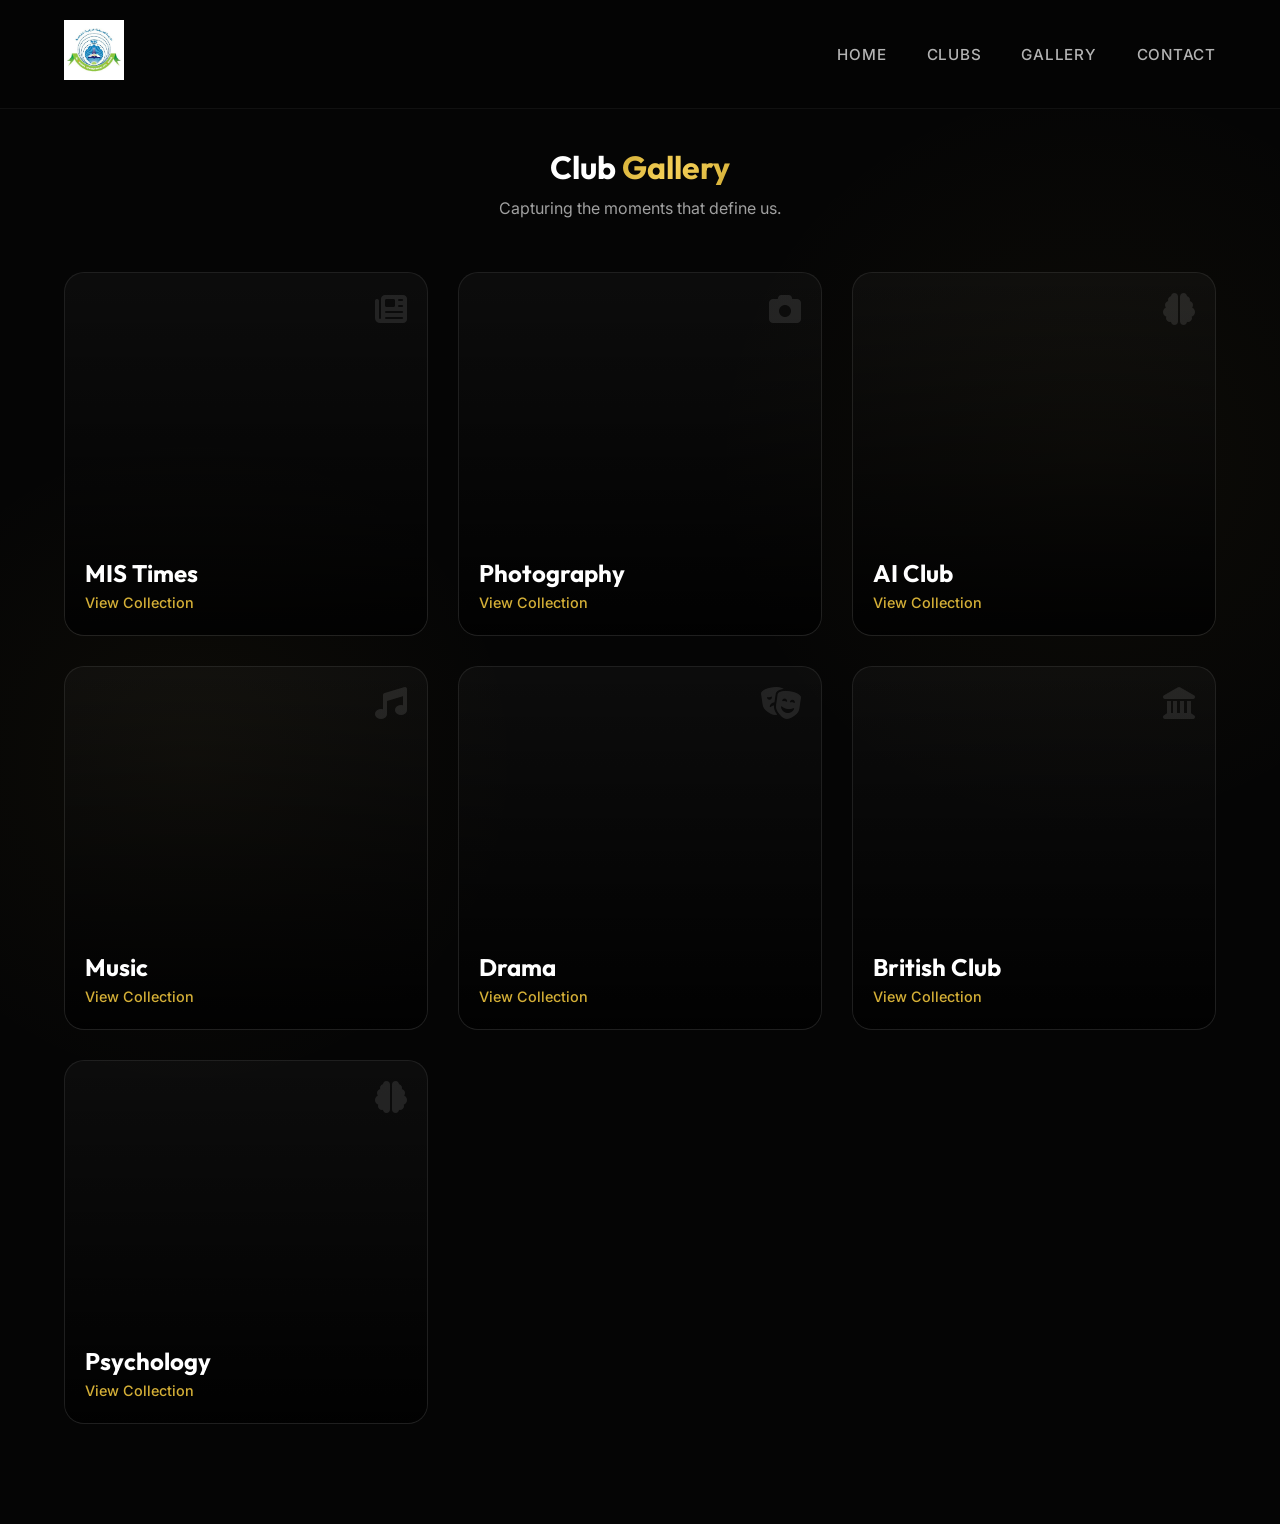
<file: gallery.html>
<!DOCTYPE html>
<html lang="en">

<head>
    <meta charset="UTF-8">
    <meta name="viewport" content="width=device-width, initial-scale=1.0">
    <title>Gallery | MIS Club</title>

    <!-- Google Fonts -->
    <link rel="preconnect" href="https://fonts.googleapis.com">
    <link rel="preconnect" href="https://fonts.gstatic.com" crossorigin>
    <link
        href="https://fonts.googleapis.com/css2?family=Inter:wght@300;400;600;800&family=Outfit:wght@300;500;700;900&display=swap"
        rel="stylesheet">

    <!-- CSS -->
    <link rel="stylesheet" href="style.css">

    <!-- Font Awesome -->
    <link rel="stylesheet" href="https://cdnjs.cloudflare.com/ajax/libs/font-awesome/6.4.0/css/all.min.css">

    <style>
        .gallery-header {
            padding-top: 150px;
            padding-bottom: 50px;
            text-align: center;
        }

        .gallery-albums {
            display: grid;
            grid-template-columns: repeat(auto-fill, minmax(300px, 1fr));
            gap: 30px;
            padding-bottom: 100px;
        }

        .album-card {
            background: var(--glass-bg);
            border: 1px solid var(--glass-border);
            border-radius: 20px;
            overflow: hidden;
            transition: var(--transition);
            cursor: pointer;
            position: relative;
            aspect-ratio: 1/1;
            display: flex;
            flex-direction: column;
            justify-content: flex-end;
        }

        .album-card:hover {
            transform: translateY(-10px);
            border-color: var(--accent-gold);
            box-shadow: 0 10px 30px rgba(0, 0, 0, 0.5);
        }

        .album-overlay {
            background: linear-gradient(to top, rgba(0, 0, 0, 0.9), transparent);
            padding: 20px;
            height: 100%;
            display: flex;
            flex-direction: column;
            justify-content: flex-end;
        }

        .album-title {
            font-family: var(--font-heading);
            font-size: 1.5rem;
            color: #fff;
            margin-bottom: 5px;
        }

        .album-count {
            color: var(--accent-gold);
            font-size: 0.9rem;
            font-weight: 500;
        }

        .album-icon {
            position: absolute;
            top: 20px;
            right: 20px;
            font-size: 2rem;
            color: rgba(255, 255, 255, 0.1);
            transition: var(--transition);
        }

        .album-card:hover .album-icon {
            color: var(--accent-gold);
            transform: scale(1.1);
        }

        /* Modal for images (simplified for now) */
        .modal {
            display: none;
            position: fixed;
            z-index: 1000;
            left: 0;
            top: 0;
            width: 100%;
            height: 100%;
            background-color: rgba(0, 0, 0, 0.95);
            overflow: auto;
        }

        .modal-content {
            margin: 5% auto;
            width: 90%;
            max-width: 1200px;
            display: grid;
            grid-template-columns: repeat(auto-fill, minmax(250px, 1fr));
            gap: 15px;
            padding: 20px;
        }

        .close-modal {
            position: absolute;
            top: 30px;
            right: 50px;
            color: #f1f1f1;
            font-size: 40px;
            font-weight: bold;
            cursor: pointer;
            transition: 0.3s;
        }

        .close-modal:hover {
            color: var(--accent-gold);
        }

        .modal-img-placeholder {
            background: #222;
            aspect-ratio: 16/9;
            border-radius: 8px;
            display: flex;
            align-items: center;
            justify-content: center;
            color: #555;
            border: 1px solid #333;
        }

        .coming-soon-text {
            text-align: center;
            color: var(--accent-gold);
            grid-column: 1 / -1;
            padding: 50px;
            font-size: 1.2rem;
        }
    </style>
</head>

<body>

    <!-- Navigation -->
    <nav class="navbar">
        <div class="logo">
            <a href="index.html" style="text-decoration:none;"><span class="logo-text"><img src="logo.png"
                        alt="MIS Club Logo"></span></a>
        </div>
        <ul class="nav-links">
            <li><a href="index.html">Home</a></li>
            <li><a href="index.html#clubs">Clubs</a></li>
            <li><a href="#" class="active">Gallery</a></li>
            <li><a href="index.html#contact">Contact</a></li>
        </ul>
    </nav>

    <!-- Main Content -->
    <div class="container">
        <header class="gallery-header">
            <h1 class="fade-in-up">Club <span class="gold-text">Gallery</span></h1>
            <p class="fade-in-up delay-1" style="color: var(--text-muted); margin-top: 10px;">Capturing the moments that
                define us.</p>
        </header>

        <div class="gallery-albums fade-in-up delay-2">
            <!-- MIST -->
            <div class="album-card" onclick="openAlbum('MIST')">
                <i class="fa-solid fa-newspaper album-icon"></i>
                <div class="album-overlay">
                    <h3 class="album-title">MIS Times</h3>
                    <span class="album-count">View Collection</span>
                </div>
            </div>

            <!-- Photography -->
            <div class="album-card" onclick="openAlbum('Photography')">
                <i class="fa-solid fa-camera album-icon"></i>
                <div class="album-overlay">
                    <h3 class="album-title">Photography</h3>
                    <span class="album-count">View Collection</span>
                </div>
            </div>

            <!-- AI -->
            <div class="album-card" onclick="openAlbum('AI')">
                <i class="fa-solid fa-brain album-icon"></i>
                <div class="album-overlay">
                    <h3 class="album-title">AI Club</h3>
                    <span class="album-count">View Collection</span>
                </div>
            </div>

            <!-- Music -->
            <div class="album-card" onclick="openAlbum('Music')">
                <i class="fa-solid fa-music album-icon"></i>
                <div class="album-overlay">
                    <h3 class="album-title">Music</h3>
                    <span class="album-count">View Collection</span>
                </div>
            </div>

            <!-- Drama -->
            <div class="album-card" onclick="openAlbum('Drama')">
                <i class="fa-solid fa-masks-theater album-icon"></i>
                <div class="album-overlay">
                    <h3 class="album-title">Drama</h3>
                    <span class="album-count">View Collection</span>
                </div>
            </div>

            <!-- British -->
            <div class="album-card" onclick="openAlbum('British')">
                <i class="fa-solid fa-landmark album-icon"></i>
                <div class="album-overlay">
                    <h3 class="album-title">British Club</h3>
                    <span class="album-count">View Collection</span>
                </div>
            </div>

            <!-- Psychology -->
            <div class="album-card" onclick="openAlbum('Psychology')">
                <i class="fa-solid fa-brain album-icon"></i>
                <div class="album-overlay">
                    <h3 class="album-title">Psychology</h3>
                    <span class="album-count">View Collection</span>
                </div>
            </div>

        </div>
    </div>

    <!-- Album Modal -->
    <div id="galleryModal" class="modal">
        <span class="close-modal" onclick="closeModal()">&times;</span>
        <div class="modal-content" id="modalContent">
            <!-- Images will be injected here -->
        </div>
    </div>

    <script>
        function openAlbum(clubName) {
            const modal = document.getElementById('galleryModal');
            const content = document.getElementById('modalContent');
            modal.style.display = "block";

            // Simulating loading images
            content.innerHTML = '<div class="coming-soon-text">Loading ' + clubName + ' moments...</div>';

            setTimeout(() => {
                // In a real app, this would fetch images. For now, we show placeholders.
                let html = `<h2 style="grid-column: 1/-1; text-align:center; color:#fff; margin-bottom:20px;">${clubName} Gallery</h2>`;

                // Generate 8 placeholders
                for (let i = 0; i < 8; i++) {
                    html += `
                        <div class="modal-img-placeholder">
                            <i class="fa-solid fa-image" style="font-size: 2rem;"></i>
                        </div>
                    `;
                }

                content.innerHTML = html;
            }, 500);
        }

        function closeModal() {
            document.getElementById('galleryModal').style.display = "none";
        }

        // Close on outside click
        window.onclick = function (event) {
            const modal = document.getElementById('galleryModal');
            if (event.target == modal) {
                modal.style.display = "none";
            }
        }
    </script>
</body>

</html>
</file>
<file: style.css>
/* Dark Luxury CSS Overhaul - MIS Club - V2 (Premium) */
:root {
    /* Color Palette - Deep & rich */
    --primary-bg: #050505;
    --secondary-bg: #0a0a0a;
    --accent-gold: #D4AF37;
    --accent-gold-light: #F4CF57;
    --accent-gold-dark: #aa8c2c;
    --text-main: #ffffff;
    --text-muted: #a0a0a0;
    --text-dark: #1a1a1a;

    /* Gradients */
    --gold-gradient: linear-gradient(135deg, #D4AF37 0%, #F4CF57 50%, #D4AF37 100%);
    --gold-gradient-hover: linear-gradient(135deg, #F4CF57 0%, #fff 50%, #F4CF57 100%);
    --dark-gradient: linear-gradient(to bottom, #0a0a0a, #000);

    /* Glassmorphism */
    --glass-bg: rgba(255, 255, 255, 0.03);
    --glass-border: rgba(255, 255, 255, 0.08);
    /* Subtle border */
    --glass-highlight: rgba(255, 255, 255, 0.15);
    /* Stronger highlight */
    --blur-amount: 20px;

    /* Fonts */
    --font-heading: 'Outfit', sans-serif;
    --font-body: 'Inter', sans-serif;

    /* Layout */
    --container-width: 1400px;
    --header-height: 80px;

    /* Transitions */
    --transition-fast: 0.2s ease;
    --transition-medium: 0.4s cubic-bezier(0.16, 1, 0.3, 1);
    /* "Apple-like" smooth ease */
    --transition-slow: 0.8s cubic-bezier(0.16, 1, 0.3, 1);
}

/* -------------------------------------------------------------------
   Global Aesthetic
------------------------------------------------------------------- */
*,
*::before,
*::after {
    margin: 0;
    padding: 0;
    box-sizing: border-box;
}

html {
    scroll-behavior: smooth;
    font-size: 16px;
}

body {
    background-color: var(--primary-bg);
    color: var(--text-main);
    font-family: var(--font-body);
    line-height: 1.7;
    overflow-x: hidden;
    /* Subtle noise texture overlay */
    background-image:
        radial-gradient(circle at 15% 50%, rgba(212, 175, 55, 0.04) 0%, transparent 25%),
        radial-gradient(circle at 85% 30%, rgba(212, 175, 55, 0.04) 0%, transparent 25%);
}

/* Selection Color */
::selection {
    background: rgba(212, 175, 55, 0.3);
    color: #fff;
}

/* Typography Utilities */
h1,
h2,
h3,
h4,
h5,
h6 {
    font-family: var(--font-heading);
    color: var(--text-main);
    line-height: 1.1;
}

a {
    text-decoration: none;
    color: inherit;
    transition: var(--transition-fast);
}

ul {
    list-style: none;
}

.container {
    max-width: var(--container-width);
    margin: 0 auto;
    padding: 0 5%;
    /* Responsive padding */
}

/* Golden Text & Accents */
.gold-text {
    background: var(--gold-gradient);
    -webkit-background-clip: text;
    -webkit-text-fill-color: transparent;
    background-clip: text;
    display: inline-block;
}

.section-title {
    font-size: clamp(2.5rem, 5vw, 4rem);
    text-align: center;
    margin-bottom: 5rem;
    font-weight: 800;
    text-transform: uppercase;
    letter-spacing: -0.02em;
    position: relative;
    opacity: 0;
    /* Hidden initially for animation */
    transform: translateY(30px);
}

/* -------------------------------------------------------------------
   Navigation
------------------------------------------------------------------- */
.navbar {
    display: flex;
    justify-content: space-between;
    align-items: center;
    padding: 20px 5%;
    position: fixed;
    width: 100%;
    top: 0;
    z-index: 1000;
    background: rgba(5, 5, 5, 0.7);
    /* Slightly more transparent initial state */
    backdrop-filter: blur(15px);
    border-bottom: 1px solid rgba(255, 255, 255, 0.05);
    /* Very subtle border */
    transition: all 0.4s ease;
}

/* Sticky State (handled by JS adding .scrolled or style changes) */
.navbar.scrolled {
    background: rgba(5, 5, 5, 0.95);
    padding: 15px 5%;
    border-bottom: 1px solid var(--glass-border);
    box-shadow: 0 10px 30px rgba(0, 0, 0, 0.5);
}

.logo img {
    height: 60px;
    /* Slightly larger */
    transition: transform 0.3s ease;
}

.logo:hover img {
    transform: scale(1.05);
}

.nav-links {
    display: flex;
    gap: 40px;
}

.nav-links li a {
    color: rgba(255, 255, 255, 0.7);
    font-weight: 500;
    font-size: 0.95rem;
    text-transform: uppercase;
    letter-spacing: 0.05em;
    position: relative;
    padding: 5px 0;
}

.nav-links li a::after {
    content: '';
    position: absolute;
    bottom: -2px;
    left: 0;
    width: 0;
    height: 1px;
    background: var(--accent-gold);
    transition: width 0.3s cubic-bezier(0.65, 0.05, 0.36, 1);
}

.nav-links li a:hover {
    color: #fff;
    text-shadow: 0 0 10px rgba(212, 175, 55, 0.4);
}

.nav-links li a:hover::after {
    width: 100%;
}

/* Burger Menu */
.burger {
    display: none;
    cursor: pointer;
    z-index: 1002;
}

.burger div {
    width: 30px;
    height: 2px;
    background-color: #fff;
    margin: 6px 0;
    transition: 0.4s;
}

/* Mobile Nav Styles */
@media (max-width: 900px) {
    .nav-links {
        position: fixed;
        right: 0;
        top: 0;
        height: 100vh;
        background: #000;
        display: flex;
        flex-direction: column;
        align-items: center;
        justify-content: center;
        width: 100%;
        transform: translateX(100%);
        transition: transform 0.5s ease-in-out;
        gap: 30px;
        z-index: 1001;
        /* Behind burger */
    }

    .nav-links.nav-active {
        transform: translateX(0);
    }

    .nav-links li {
        opacity: 0;
        /* Animated in via JS usually, or simplistic fade here */
        animation: fadeIn 0.5s forwards 0.3s;
    }

    .burger {
        display: block;
    }

    /* Burger Toggle Animation */
    .burger.toggle .line1 {
        transform: rotate(-45deg) translate(-6px, 6px);
    }

    .burger.toggle .line2 {
        opacity: 0;
    }

    .burger.toggle .line3 {
        transform: rotate(45deg) translate(-6px, -6px);
    }
}

/* -------------------------------------------------------------------
   Hero Section (Immersive)
------------------------------------------------------------------- */
.hero-section {
    position: relative;
    height: 100vh;
    display: flex;
    align-items: center;
    justify-content: center;
    text-align: center;
    overflow: hidden;
}

/* Background Handling */
.hero-overlay {
    position: absolute;
    top: -5%;
    /* Zoom buffer */
    left: -5%;
    width: 110%;
    /* Zoom buffer */
    height: 110%;
    background: url('hero-bg.png') no-repeat center center/cover;
    filter: brightness(0.6) contrast(1.1);
    z-index: 0;
    /* Slow Zoom Animation */
    animation: slowZoom 20s infinite alternate ease-in-out;
    will-change: transform;
}

.hero-overlay::after {
    content: '';
    position: absolute;
    inset: 0;
    background: radial-gradient(circle, rgba(0, 0, 0, 0.2) 0%, rgba(0, 0, 0, 0.9) 100%);
}

@keyframes slowZoom {
    0% {
        transform: scale(1);
    }

    100% {
        transform: scale(1.05);
    }
}

.hero-content {
    position: relative;
    z-index: 2;
    max-width: 900px;
    padding: 0 20px;
}

.hero-content h1 {
    font-size: clamp(3.5rem, 8vw, 6.5rem);
    font-weight: 800;
    letter-spacing: -0.03em;
    margin-bottom: 20px;
    line-height: 1;
    /* Text Reveal Animation Setup */
    opacity: 0;
    transform: translateY(40px);
    animation: revealUp 1s cubic-bezier(0.16, 1, 0.3, 1) forwards 0.2s;
}

.hero-content p {
    font-size: clamp(1.1rem, 2vw, 1.3rem);
    color: rgba(255, 255, 255, 0.8);
    margin-bottom: 40px;
    font-weight: 300;
    max-width: 600px;
    margin-left: auto;
    margin-right: auto;
    /* Animation */
    opacity: 0;
    transform: translateY(30px);
    animation: revealUp 1s cubic-bezier(0.16, 1, 0.3, 1) forwards 0.4s;
}

/* CTA Button - High End */
.cta-button {
    display: inline-flex;
    align-items: center;
    justify-content: center;
    padding: 16px 45px;
    font-size: 0.9rem;
    text-transform: uppercase;
    letter-spacing: 0.15em;
    font-weight: 700;
    color: var(--accent-gold);
    background: rgba(0, 0, 0, 0.3);
    border: 1px solid var(--accent-gold);
    border-radius: 50px;
    position: relative;
    overflow: hidden;
    transition: all 0.4s ease;
    backdrop-filter: blur(5px);
    /* Animation */
    opacity: 0;
    transform: translateY(20px);
    animation: revealUp 1s cubic-bezier(0.16, 1, 0.3, 1) forwards 0.6s;
    box-shadow: 0 0 20px rgba(212, 175, 55, 0.1);
}

.cta-button::before {
    content: '';
    position: absolute;
    top: 0;
    left: -100%;
    width: 200%;
    height: 100%;
    background: linear-gradient(90deg, transparent, rgba(255, 255, 255, 0.2), transparent);
    transform: skewX(-20deg);
    transition: 0.5s;
    pointer-events: none;
}

.cta-button:hover {
    background: var(--accent-gold);
    color: #000;
    box-shadow: 0 0 40px rgba(212, 175, 55, 0.6);
    transform: translateY(-3px);
}

.cta-button:hover::before {
    left: 100%;
    transition: 0.5s;
}

/* Developer Credit */
.developer-credit {
    font-size: 0.85rem;
    color: rgba(255, 255, 255, 0.5);
    margin-top: 50px;
    opacity: 0;
    animation: fadeIn 1s ease forwards 1s;
}

/* -------------------------------------------------------------------
   Shared Section Styling
------------------------------------------------------------------- */
section {
    padding: 120px 0;
    position: relative;
}

/* -------------------------------------------------------------------
   Leadership Section (Cards)
------------------------------------------------------------------- */
.leadership-grid {
    display: grid;
    grid-template-columns: repeat(auto-fit, minmax(320px, 1fr));
    gap: 40px;
    margin-top: 60px;
    justify-content: center;
}

.leader-card {
    background: rgba(15, 15, 15, 0.6);
    border: 1px solid var(--glass-border);
    border-radius: 20px;
    padding: 50px 30px;
    text-align: center;
    transition: var(--transition-medium);
    position: relative;
    overflow: hidden;
    backdrop-filter: blur(10px);
}

.leader-card:hover {
    transform: translateY(-10px);
    border-color: var(--accent-gold);
    box-shadow: 0 20px 50px rgba(0, 0, 0, 0.5), inset 0 0 0 1px var(--accent-gold);
}

.leader-avatar {
    width: 120px;
    height: 120px;
    margin: 0 auto 25px;
    border-radius: 50%;
    border: 2px solid var(--accent-gold);
    display: flex;
    align-items: center;
    justify-content: center;
    font-size: 2.5rem;
    color: var(--accent-gold);
    background: rgba(212, 175, 55, 0.05);
    transition: var(--transition-medium);
    position: relative;
}

.leader-card:hover .leader-avatar {
    background: var(--accent-gold);
    color: #000;
    box-shadow: 0 0 30px rgba(212, 175, 55, 0.4);
}

.leader-card h3 {
    font-size: 1.5rem;
    margin-bottom: 5px;
    color: #fff;
}

.leader-role {
    display: block;
    color: var(--accent-gold);
    font-size: 0.9rem;
    text-transform: uppercase;
    letter-spacing: 1px;
    font-weight: 600;
    margin-bottom: 20px;
}

.leader-bio {
    color: var(--text-muted);
    font-size: 0.95rem;
}

/* -------------------------------------------------------------------
   About Section
------------------------------------------------------------------- */
.about-text {
    max-width: 800px;
    margin: 0 auto;
    text-align: center;
    font-size: 1.25rem;
    color: #ccc;
    font-weight: 300;
    line-height: 1.8;
}

.about-text p {
    margin-bottom: 30px;
}

/* -------------------------------------------------------------------
   Clubs Grid (Interactive)
------------------------------------------------------------------- */
.clubs-grid {
    display: grid;
    grid-template-columns: repeat(auto-fill, minmax(300px, 1fr));
    gap: 30px;
}

.club-card {
    background: linear-gradient(145deg, rgba(255, 255, 255, 0.03) 0%, rgba(0, 0, 0, 0.2) 100%);
    border: 1px solid var(--glass-border);
    border-radius: 20px;
    padding: 40px;
    display: flex;
    flex-direction: column;
    align-items: center;
    text-align: center;
    transition: var(--transition-medium);
    position: relative;
    /* group: club; */
    /* Removed invalid property */
    height: 100%;
}

.club-card::before {
    content: '';
    position: absolute;
    inset: 0;
    background: radial-gradient(800px circle at var(--mouse-x, 50%) var(--mouse-y, 50%), rgba(255, 255, 255, 0.04), transparent 40%);
    opacity: 0;
    transition: opacity 0.3s;
    border-radius: 20px;
    pointer-events: none;
    /* Just for visual */
}

/* Mouse hover handled by JS or generic hover */
.club-card:hover {
    transform: translateY(-10px) scale(1.02);
    border-color: rgba(255, 255, 255, 0.2);
    box-shadow: 0 20px 40px rgba(0, 0, 0, 0.6);
}

.club-card:hover .club-icon {
    transform: scale(1.2) rotate(5deg);
    text-shadow: 0 0 20px var(--accent-gold);
}

.club-icon {
    font-size: 3rem;
    color: var(--accent-gold);
    /* Fallback */
    background: var(--gold-gradient);
    -webkit-background-clip: text;
    -webkit-text-fill-color: transparent;
    margin-bottom: 20px;
    transition: var(--transition-medium);
    will-change: transform;
}

.club-card h3 {
    font-size: 1.5rem;
    margin-bottom: 15px;
    font-weight: 700;
    color: #fff;
    transition: color 0.3s;
}

.club-card:hover h3 {
    color: var(--accent-gold);
}

.club-card p {
    font-size: 0.95rem;
    color: var(--text-muted);
    margin-bottom: auto;
    /* Push content up properly */
}

.instagram-link {
    margin-top: 25px;
    display: inline-flex;
    align-items: center;
    gap: 10px;
    font-size: 0.85rem;
    font-weight: 700;
    color: var(--accent-gold);
    padding: 8px 16px;
    border: 1px solid rgba(212, 175, 55, 0.3);
    border-radius: 20px;
    transition: 0.3s;
}

.instagram-link:hover {
    background: var(--accent-gold);
    color: #000;
}

/* -------------------------------------------------------------------
   Gallery & Media
------------------------------------------------------------------- */
.insta-featured-wrapper {
    display: flex;
    justify-content: center;
    flex-wrap: wrap;
    gap: 30px;
}

/* We style the iframe container roughly since Instagram controls inner content */
.instagram-media {
    border-radius: 12px !important;
    box-shadow: 0 10px 30px rgba(0, 0, 0, 0.5) !important;
    transition: transform 0.3s ease;
}

.instagram-media:hover {
    transform: scale(1.01);
}

/* -------------------------------------------------------------------
   Events
------------------------------------------------------------------- */
.events-section {
    background: #050505;
    /* Consistent Dark */
}

.event-card {
    background: #0f0f0f;
    border: 1px solid #222;
    padding: 0;
    /* Reset for inner layout */
    display: flex;
    /* Flex layout if needed */
    flex-direction: column;
    overflow: hidden;
    position: relative;
    border-radius: 15px;
    transition: var(--transition-medium);
}

/* Re-using previous structure but refining */
.event-details {
    padding: 40px;
    position: relative;
    z-index: 2;
}

.event-card.placeholder {
    display: flex;
    align-items: center;
    justify-content: center;
    min-height: 250px;
    background: repeating-linear-gradient(45deg,
            #0a0a0a,
            #0a0a0a 10px,
            #111 10px,
            #111 20px);
    border: 1px dashed #333;
}

/* -------------------------------------------------------------------
   Footer
------------------------------------------------------------------- */
.footer {
    background: #000;
    padding: 80px 0 30px;
    border-top: 1px solid #222;
    position: relative;
}

.footer::before {
    content: '';
    position: absolute;
    top: 0;
    left: 0;
    width: 100%;
    height: 1px;
    background: linear-gradient(90deg, transparent, var(--accent-gold), transparent);
}

.footer-content {
    display: flex;
    justify-content: space-between;
    flex-wrap: wrap;
    gap: 50px;
    margin-bottom: 50px;
}

.footer-logo h2 {
    font-size: 2rem;
    color: #fff;
    margin-bottom: 10px;
}

.footer-logo p {
    color: #666;
    max-width: 300px;
}

.footer-links h3,
.footer-socials h3 {
    font-size: 1.1rem;
    color: #fff;
    margin-bottom: 20px;
    text-transform: uppercase;
    letter-spacing: 1px;
}

.footer-links ul li {
    margin-bottom: 12px;
}

.footer-links ul li a {
    color: #888;
    transition: 0.3s;
}

.footer-links ul li a:hover {
    color: var(--accent-gold);
    padding-left: 5px;
}

.social-icons {
    display: flex;
    gap: 15px;
}

.social-icons a {
    width: 45px;
    height: 45px;
    background: #111;
    display: flex;
    align-items: center;
    justify-content: center;
    border-radius: 50%;
    color: #fff;
    transition: 0.3s;
    border: 1px solid #222;
}

.social-icons a:hover {
    background: var(--accent-gold);
    color: #000;
    transform: translateY(-5px) rotate(10deg);
}

.footer-bottom {
    text-align: center;
    padding-top: 30px;
    border-top: 1px solid #111;
    color: #555;
    font-size: 0.9rem;
}

/* -------------------------------------------------------------------
   Animations & Keyframes
------------------------------------------------------------------- */

/* Base Fade In Up */
@keyframes revealUp {
    from {
        opacity: 0;
        transform: translateY(40px);
    }

    to {
        opacity: 1;
        transform: translateY(0);
    }
}

@keyframes fadeIn {
    to {
        opacity: 1;
    }
}

/* Class to trigger animations via JS Observer */
.reveal-on-scroll {
    opacity: 0;
    transform: translateY(30px);
    transition: all 0.8s cubic-bezier(0.16, 1, 0.3, 1);
}

.reveal-on-scroll.visible {
    opacity: 1;
    transform: translateY(0);
}

/* Staggered Delays for Grid Items via nth-child (up to 10) */
.leadership-grid>div:nth-child(1) {
    transition-delay: 0.1s;
}

.leadership-grid>div:nth-child(2) {
    transition-delay: 0.2s;
}

.leadership-grid>div:nth-child(3) {
    transition-delay: 0.3s;
}

.clubs-grid>a:nth-child(1) .club-card {
    transition-delay: 0.05s;
}

.clubs-grid>a:nth-child(2) .club-card {
    transition-delay: 0.1s;
}

.clubs-grid>a:nth-child(3) .club-card {
    transition-delay: 0.15s;
}

.clubs-grid>a:nth-child(4) .club-card {
    transition-delay: 0.2s;
}

/* ...and so on */

/* -------------------------------------------------------------------
   Responsiveness (Mobile Optimized)
------------------------------------------------------------------- */
@media (max-width: 768px) {
    .section-title {
        font-size: 2.5rem;
        margin-bottom: 3rem;
    }

    section {
        padding: 80px 0;
    }

    .club-card,
    .leader-card {
        padding: 30px 20px;
    }

    .hero-content h1 {
        font-size: 3rem;
    }

    .container {
        padding: 0 20px;
    }
}

/* -------------------------------------------------------------------
   Multi-Page Refinements (Club Pages)
------------------------------------------------------------------- */
.club-hero {
    height: 70vh;
    /* background-attachment: fixed; - REMOVED for performance */
    display: flex;
    align-items: center;
    justify-content: center;
    text-align: center;
    position: relative;
    padding-top: var(--header-height);
}

@media (max-width: 768px) {
    .club-hero {
        height: 50vh;
    }

    .glass-panel {
        padding: 40px 20px;
    }

    .club-leader-card {
        flex-direction: column;
        text-align: center;
        gap: 20px;
        padding: 30px;
        border-left: none;
        border-top: 4px solid var(--accent-gold);
    }
}

.glass-panel {
    background: rgba(10, 10, 10, 0.6);
    border: 1px solid var(--glass-border);
    padding: 80px;
    border-radius: 30px;
    backdrop-filter: blur(30px);
    box-shadow: 0 25px 50px -12px rgba(0, 0, 0, 0.5);
    max-width: 1000px;
    margin: 0 auto;
}

.club-leader-card {
    display: flex;
    align-items: center;
    gap: 40px;
    background: linear-gradient(to right, rgba(255, 255, 255, 0.02), transparent);
    padding: 40px;
    border-radius: 20px;
    border-left: 4px solid var(--accent-gold);
    margin-top: 50px;
    transition: var(--transition-medium);
}

.club-leader-card:hover {
    background: rgba(255, 255, 255, 0.04);
}

/* Calendar Specifics */
.events-scroll-container {
    padding: 40px 0;
    gap: 40px;
    display: flex;
    overflow-x: auto;
    scroll-behavior: smooth;
    -webkit-overflow-scrolling: touch;
}

.events-scroll-container::-webkit-scrollbar {
    height: 8px;
}

.events-scroll-container::-webkit-scrollbar-track {
    background: #222;
    border-radius: 4px;
}

.events-scroll-container::-webkit-scrollbar-thumb {
    background: var(--accent-gold);
    border-radius: 4px;
}

.event-date-box {
    background: var(--accent-gold);
    color: #000;
    padding: 15px;
    text-align: center;
    font-weight: 800;
    display: flex;
    flex-direction: column;
    justify-content: center;
    position: absolute;
    top: 0;
    left: 0;
    height: 100%;
    width: 80px;
}

.event-day {
    font-size: 2rem;
    line-height: 1;
}

.event-month {
    font-size: 0.9rem;
    text-transform: uppercase;
}

.event-card.featured {
    border: 2px solid var(--accent-gold);
    transform: scale(1.05);
    /* Slightly larger */
    box-shadow: 0 0 40px rgba(212, 175, 55, 0.3);
    min-width: 350px;
    /* Bigger card */
}

.event-card.featured .event-date-box {
    background: #fff;
    color: #000;
}

.featured-badge {
    position: absolute;
    top: 10px;
    right: 10px;
    background: var(--accent-gold);
    color: #000;
    padding: 5px 10px;
    font-size: 0.7rem;
    font-weight: 800;
    text-transform: uppercase;
    border-radius: 4px;
    z-index: 2;
}

.countdown-timer {
    display: flex;
    gap: 10px;
    margin-top: 15px;
    color: var(--accent-gold);
    font-family: monospace;
    font-size: 1.2rem;
}

.event-time {
    font-size: 0.95rem;
    color: #fff;
    margin-bottom: 8px;
    font-weight: 500;
}

.event-time i {
    color: var(--accent-gold);
    margin-right: 8px;
}

@keyframes pulse-gold {
    0% {
        box-shadow: 0 0 0 0 rgba(212, 175, 55, 0.4);
    }

    70% {
        box-shadow: 0 0 0 10px rgba(212, 175, 55, 0);
    }

    100% {
        box-shadow: 0 0 0 0 rgba(212, 175, 55, 0);
    }
}

.event-card.featured {
    animation: pulse-gold 2s infinite;
}
</file>
<file: dashboard.css>
/* Dashboard Layout */
:root {
    --sidebar-width: 280px;
    --header-height: 80px;
}

body.dashboard-body {
    background-color: #f3f4f6;
    display: flex;
    min-height: 100vh;
    font-family: var(--font-body);
}

/* Sidebar */
.sidebar {
    width: var(--sidebar-width);
    background-color: var(--primary);
    color: var(--white);
    position: fixed;
    height: 100vh;
    left: 0;
    top: 0;
    padding: 30px;
    display: flex;
    flex-direction: column;
    z-index: 100;
}

.sidebar .logo {
    color: var(--white);
    margin-bottom: 50px;
    font-size: 1.2rem;
}

.sidebar-menu {
    list-style: none;
    flex: 1;
}

.sidebar-menu li {
    margin-bottom: 15px;
}

.sidebar-menu a {
    display: flex;
    align-items: center;
    gap: 15px;
    padding: 12px 15px;
    border-radius: 10px;
    color: rgba(255, 255, 255, 0.7);
    font-weight: 500;
    transition: all 0.3s;
}

.sidebar-menu a:hover,
.sidebar-menu a.active {
    background-color: rgba(255, 255, 255, 0.1);
    color: var(--white);
    transform: translateX(5px);
}

.sidebar-menu i {
    width: 20px;
}

.user-profile {
    display: flex;
    align-items: center;
    gap: 15px;
    padding-top: 20px;
    border-top: 1px solid rgba(255, 255, 255, 0.1);
}

.user-avatar {
    width: 40px;
    height: 40px;
    background-color: var(--accent);
    border-radius: 50%;
    display: flex;
    align-items: center;
    justify-content: center;
    font-weight: bold;
    color: var(--primary);
}

.user-info h4 {
    font-size: 0.9rem;
    color: var(--white);
    font-family: var(--font-body);
}

.user-info p {
    font-size: 0.8rem;
    color: rgba(255, 255, 255, 0.5);
}

/* Main Content */
.main-content {
    margin-left: var(--sidebar-width);
    flex: 1;
    padding: 40px;
}

.dashboard-header {
    margin-bottom: 40px;
    display: flex;
    justify-content: space-between;
    align-items: center;
}

.dashboard-header h1 {
    font-size: 2rem;
    color: var(--primary);
}

/* Stats Grid */
.stats-overview {
    display: grid;
    grid-template-columns: repeat(auto-fit, minmax(240px, 1fr));
    gap: 25px;
    margin-bottom: 40px;
}

.stat-card {
    background: var(--white);
    padding: 25px;
    border-radius: 15px;
    box-shadow: var(--shadow);
    display: flex;
    align-items: center;
    gap: 20px;
}

.stat-icon {
    width: 60px;
    height: 60px;
    border-radius: 12px;
    background-color: #eef2ff;
    display: flex;
    align-items: center;
    justify-content: center;
    font-size: 1.5rem;
    color: var(--primary);
}

.stat-info h3 {
    font-size: 1.8rem;
    color: var(--primary);
    font-family: var(--font-body);
    font-weight: 700;
}

.stat-info p {
    color: var(--text-light);
    font-size: 0.9rem;
}

/* Content Sections */
.dashboard-section {
    background: var(--white);
    border-radius: 20px;
    padding: 30px;
    box-shadow: var(--shadow);
    margin-bottom: 30px;
}

.section-title {
    display: flex;
    justify-content: space-between;
    align-items: center;
    margin-bottom: 25px;
    color: var(--primary);
}

/* Tables */
.table-responsive {
    overflow-x: auto;
}

table {
    width: 100%;
    border-collapse: collapse;
}

th,
td {
    padding: 15px;
    text-align: left;
    border-bottom: 1px solid #eee;
}

th {
    color: var(--text-light);
    font-weight: 600;
    font-size: 0.9rem;
}

td {
    color: var(--text-main);
}

.status-badge {
    padding: 6px 12px;
    border-radius: 20px;
    font-size: 0.8rem;
    font-weight: 600;
}

.status-pending {
    background-color: #fef3c7;
    color: #d97706;
}

.status-completed {
    background-color: #d1fae5;
    color: #059669;
}

.status-missing {
    background-color: #fee2e2;
    color: #dc2626;
}

/* Forms */
.dashboard-form {
    display: grid;
    grid-template-columns: 1fr 1fr;
    gap: 20px;
}

.full-width {
    grid-column: span 2;
}

.dashboard-form input,
.dashboard-form select,
.dashboard-form textarea {
    width: 100%;
    padding: 12px;
    border: 1px solid #e5e7eb;
    border-radius: 8px;
    font-family: inherit;
}

.dashboard-form button {
    grid-column: span 2;
    justify-self: start;
}

/* Mobile Responsive */
@media (max-width: 1024px) {
    .sidebar {
        width: 80px;
        padding: 20px 10px;
        align-items: center;
    }

    .logo span,
    .sidebar-menu span,
    .user-info {
        display: none;
    }

    .main-content {
        margin-left: 80px;
    }

    /* Chat / Messages */
    .messages-container {
        display: flex;
        height: calc(100vh - 150px);
        background: var(--white);
        border-radius: 20px;
        overflow: hidden;
        box-shadow: var(--shadow);
    }

    .chat-sidebar {
        width: 300px;
        border-right: 1px solid #eee;
        overflow-y: auto;
    }

    .chat-user-item {
        padding: 20px;
        border-bottom: 1px solid #f3f4f6;
        cursor: pointer;
        display: flex;
        align-items: center;
        gap: 15px;
        transition: background 0.2s;
    }

    .chat-user-item:hover,
    .chat-user-item.active {
        background-color: #f9fafb;
    }

    .chat-user-avatar {
        width: 45px;
        height: 45px;
        border-radius: 50%;
        background: #e5e7eb;
        display: flex;
        align-items: center;
        justify-content: center;
        font-weight: 600;
        color: var(--text-main);
    }

    .chat-user-info h4 {
        font-size: 0.95rem;
        margin-bottom: 2px;
    }

    .chat-user-info p {
        font-size: 0.8rem;
        color: var(--text-light);
        white-space: nowrap;
        overflow: hidden;
        text-overflow: ellipsis;
        max-width: 180px;
    }

    .chat-window {
        flex: 1;
        display: flex;
        flex-direction: column;
    }

    .chat-header {
        padding: 20px;
        border-bottom: 1px solid #eee;
        display: flex;
        align-items: center;
        gap: 15px;
    }

    .chat-messages {
        flex: 1;
        padding: 20px;
        overflow-y: auto;
        background-color: #f9fafb;
        display: flex;
        flex-direction: column;
        gap: 15px;
    }

    .message-bubble {
        max-width: 70%;
        padding: 12px 18px;
        border-radius: 15px;
        font-size: 0.95rem;
        line-height: 1.5;
        position: relative;
    }

    .message-received {
        align-self: flex-start;
        background-color: var(--white);
        border: 1px solid #e5e7eb;
        border-top-left-radius: 2px;
    }

    .message-sent {
        align-self: flex-end;
        background-color: var(--primary);
        color: var(--white);
        border-top-right-radius: 2px;
    }

    .chat-input-area {
        padding: 20px;
        background: var(--white);
        border-top: 1px solid #eee;
        display: flex;
        gap: 15px;
    }

    .chat-input-area input {
        flex: 1;
        padding: 12px 20px;
        border-radius: 50px;
        border: 1px solid #e5e7eb;
        outline: none;
    }

    .chat-input-area button {
        width: 45px;
        height: 45px;
        border-radius: 50%;
        background: var(--accent);
        color: var(--primary);
        border: none;
        cursor: pointer;
        display: flex;
        align-items: center;
        justify-content: center;
        font-size: 1.1rem;
    }

    /* Resources */
    .resources-grid {
        display: grid;
        grid-template-columns: repeat(auto-fill, minmax(280px, 1fr));
        gap: 25px;
    }

    .resource-card {
        background: var(--white);
        padding: 25px;
        border-radius: 15px;
        box-shadow: var(--shadow);
        display: flex;
        align-items: flex-start;
        gap: 20px;
        transition: transform 0.2s;
    }

    .resource-card:hover {
        transform: translateY(-5px);
    }

    .resource-icon {
        font-size: 2.5rem;
        color: #ef4444;
        /* PDF color usually red */
    }

    /* Attendance */
    .attendance-heatmap {
        display: flex;
        gap: 5px;
        flex-wrap: wrap;
    }

    .attendance-day {
        width: 30px;
        height: 30px;
        border-radius: 5px;
        background-color: #e5e7eb;
        display: flex;
        align-items: center;
        justify-content: center;
        font-size: 0.75rem;
        cursor: pointer;
    }

    .day-present {
        background-color: #d1fae5;
        color: #065f46;
    }

    .day-absent {
        background-color: #fee2e2;
        color: #991b1b;
    }

    .day-late {
        background-color: #fef3c7;
        color: #92400e;
    }
</file>
